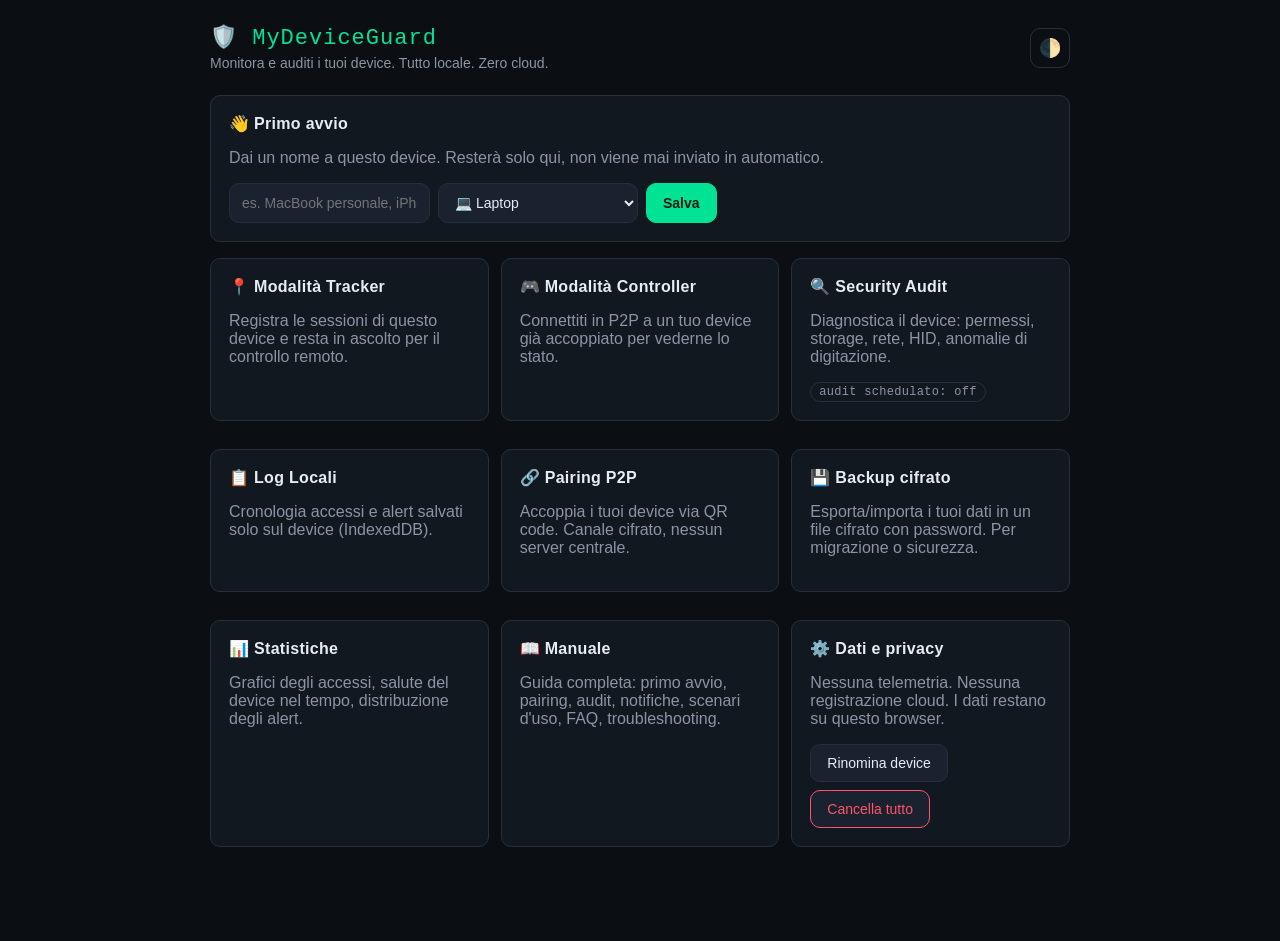
<file: index.html>
<!DOCTYPE html>
<html lang="it" data-theme="dark">
<head>
  <meta charset="UTF-8" />
  <meta name="viewport" content="width=device-width, initial-scale=1, viewport-fit=cover"/>
  <title>MyDeviceGuard</title>
  <meta name="description" content="PWA privacy-first per monitorare e auditare la sicurezza dei propri device."/>
  <meta name="theme-color" content="#0b0f14" />
  <link rel="manifest" href="manifest.json" />
  <link rel="icon" href="icon/mydeviceguard-192.png" />
  <link rel="apple-touch-icon" href="icon/mydeviceguard-192.png" />
  <link rel="stylesheet" href="css/style.css" />
</head>
<body>
  <div class="wrap">
    <div class="header">
      <div>
        <div class="logo">🛡️ MyDeviceGuard</div>
        <div class="sub">Monitora e auditi i tuoi device. Tutto locale. Zero cloud.</div>
      </div>
      <button class="icon-btn" onclick="MDG.toggleTheme()" title="Cambia tema">🌓</button>
    </div>

    <div id="onboarding" class="card" style="display:none">
      <h2>👋 Primo avvio</h2>
      <p class="dim">Dai un nome a questo device. Resterà solo qui, non viene mai inviato in automatico.</p>
      <div style="display:flex; gap:8px; flex-wrap:wrap; margin-top:12px">
        <input id="deviceNameInput" type="text" placeholder="es. MacBook personale, iPhone, PC ufficio…" />
        <select id="deviceKindInput">
          <option value="laptop">💻 Laptop</option>
          <option value="desktop">🖥️ Desktop</option>
          <option value="smartphone">📱 Smartphone</option>
          <option value="tablet">📱 Tablet</option>
          <option value="other">🧩 Altro</option>
        </select>
        <button class="btn primary" id="saveDeviceBtn">Salva</button>
      </div>
    </div>

    <div id="welcome" class="card" style="display:none">
      <h2>Benvenuto, <span id="deviceLabel"></span></h2>
      <p class="dim">Scegli cosa fare.</p>
    </div>

    <div class="grid">
      <a href="tracker.html" class="card" style="text-decoration:none;color:inherit">
        <h2>📍 Modalità Tracker</h2>
        <p class="dim">Registra le sessioni di questo device e resta in ascolto per il controllo remoto.</p>
      </a>
      <a href="controller.html" class="card" style="text-decoration:none;color:inherit">
        <h2>🎮 Modalità Controller</h2>
        <p class="dim">Connettiti in P2P a un tuo device già accoppiato per vederne lo stato.</p>
      </a>
      <a href="security.html" class="card" style="text-decoration:none;color:inherit">
        <h2>🔍 Security Audit</h2>
        <p class="dim">Diagnostica il device: permessi, storage, rete, HID, anomalie di digitazione.</p>
        <div id="homeAuditBadge" class="small" style="margin-top:8px"></div>
      </a>
      <a href="logs.html" class="card" style="text-decoration:none;color:inherit">
        <h2>📋 Log Locali</h2>
        <p class="dim">Cronologia accessi e alert salvati solo sul device (IndexedDB).</p>
      </a>
      <a href="pairing.html" class="card" style="text-decoration:none;color:inherit">
        <h2>🔗 Pairing P2P</h2>
        <p class="dim">Accoppia i tuoi device via QR code. Canale cifrato, nessun server centrale.</p>
      </a>
      <a href="backup.html" class="card" style="text-decoration:none;color:inherit">
        <h2>💾 Backup cifrato</h2>
        <p class="dim">Esporta/importa i tuoi dati in un file cifrato con password. Per migrazione o sicurezza.</p>
      </a>
      <a href="stats.html" class="card" style="text-decoration:none;color:inherit">
        <h2>📊 Statistiche</h2>
        <p class="dim">Grafici degli accessi, salute del device nel tempo, distribuzione degli alert.</p>
      </a>
      <a href="help.html" class="card" style="text-decoration:none;color:inherit">
        <h2>📖 Manuale</h2>
        <p class="dim">Guida completa: primo avvio, pairing, audit, notifiche, scenari d'uso, FAQ, troubleshooting.</p>
      </a>
      <div class="card">
        <h2>⚙️ Dati e privacy</h2>
        <p class="dim">Nessuna telemetria. Nessuna registrazione cloud. I dati restano su questo browser.</p>
        <div class="btn-row">
          <button class="btn" id="renameBtn">Rinomina device</button>
          <button class="btn danger" id="wipeBtn">Cancella tutto</button>
        </div>
      </div>
    </div>
  </div>

  <script src="js/common.js"></script>
  <script src="js/db.js"></script>
  <script src="js/notifications.js"></script>
  <script src="js/security.js"></script>
  <script>
    const deviceId = MDG.getOrCreateDeviceId();
    const nameEl = document.getElementById('deviceNameInput');
    const kindEl = document.getElementById('deviceKindInput');
    const onboarding = document.getElementById('onboarding');
    const welcome = document.getElementById('welcome');
    const deviceLabel = document.getElementById('deviceLabel');

    function refreshState() {
      const name = MDG.getDeviceName();
      if (!name) {
        onboarding.style.display = 'block';
        welcome.style.display = 'none';
        kindEl.value = MDG.guessDeviceKind();
      } else {
        onboarding.style.display = 'none';
        welcome.style.display = 'block';
        deviceLabel.textContent = name + ' (' + MDG.getDeviceKind() + ')';
      }
    }
    refreshState();

    document.getElementById('saveDeviceBtn').onclick = () => {
      const n = nameEl.value.trim();
      if (!n) { MDG.toast('Inserisci un nome.'); return; }
      MDG.setDeviceName(n);
      MDG.setDeviceKind(kindEl.value);
      MDG.db.addEvent({
        type: 'device_registered',
        deviceId, deviceName: n, deviceKind: kindEl.value,
        userAgent: navigator.userAgent
      });
      MDG.toast('✅ Device registrato');
      refreshState();
    };

    document.getElementById('renameBtn').onclick = () => {
      const current = MDG.getDeviceName();
      const v = prompt('Nuovo nome per questo device:', current);
      if (v && v.trim()) {
        MDG.setDeviceName(v.trim());
        MDG.toast('Nome aggiornato');
        refreshState();
      }
    };

    document.getElementById('wipeBtn').onclick = async () => {
      if (!confirm('Cancellare TUTTI i dati locali (eventi, alert, peer, nome device)?')) return;
      await MDG.db.clearEvents();
      await MDG.db.clearAlerts();
      const peers = await MDG.db.getAllPeers();
      for (const p of peers) await MDG.db.deletePeer(p.peerId);
      localStorage.removeItem('mdg.deviceName');
      localStorage.removeItem('mdg.deviceKind');
      localStorage.removeItem('mdg.deviceId');
      MDG.toast('Tutti i dati locali cancellati');
      setTimeout(() => location.reload(), 800);
    };

    // Badge "ultimo audit" sulla card Security
    (function renderAuditBadge() {
      const badgeEl = document.getElementById('homeAuditBadge');
      if (!badgeEl || !MDG.security) return;
      const last = MDG.security.getLastSnapshot();
      const enabled = MDG.security.getAutoEnabled();
      if (!last || !last.ts) {
        badgeEl.innerHTML = enabled
          ? '<span class="badge info">schedulato · primo audit in arrivo</span>'
          : '<span class="badge dim">audit schedulato: off</span>';
        return;
      }
      const ago = MDG.fmtRelative(last.ts);
      const warn = last.warn || 0, danger = last.danger || 0;
      let badge = '<span class="badge ok">pulito</span>';
      if (danger > 0) badge = `<span class="badge danger">${danger} critici</span>`;
      else if (warn > 0) badge = `<span class="badge warn">${warn} avvisi</span>`;
      badgeEl.innerHTML = `Ultimo audit: <span class="dim">${ago}</span> ${badge}`;

      // Suggerimento: se scheduler attivo ma notifiche non concesse, invita ad abilitarle
      if (enabled && MDG.notifications && MDG.notifications.getPermission() === 'default') {
        badgeEl.innerHTML += ' · <a href="security.html" style="color:var(--info)">Abilita notifiche →</a>';
      }
    })();
  </script>
</body>
</html>
</file>
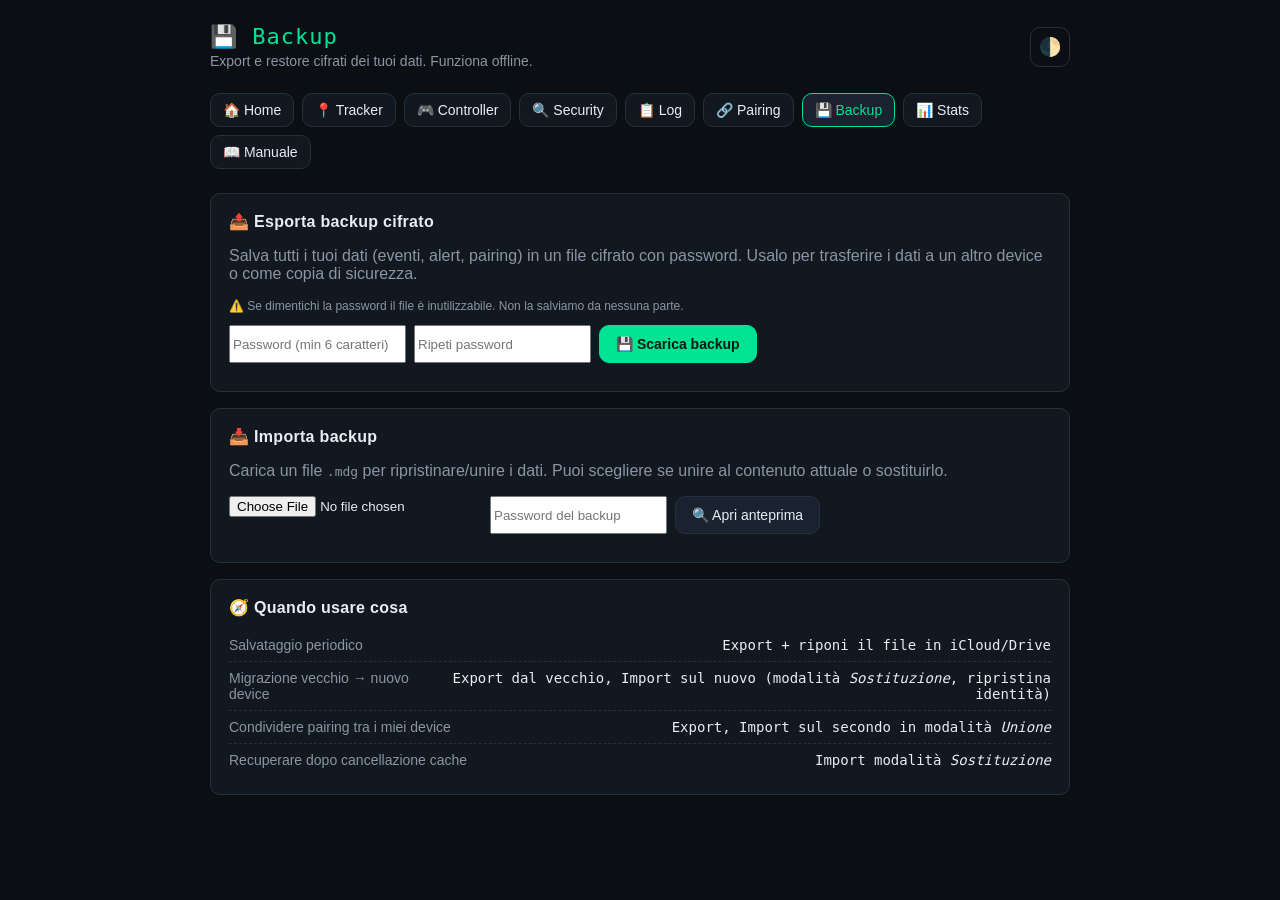
<file: backup.html>
<!DOCTYPE html>
<html lang="it" data-theme="dark">
<head>
  <meta charset="UTF-8" />
  <meta name="viewport" content="width=device-width, initial-scale=1, viewport-fit=cover"/>
  <title>MyDeviceGuard – Backup</title>
  <meta name="theme-color" content="#0b0f14" />
  <link rel="manifest" href="manifest.json" />
  <link rel="icon" href="icon/mydeviceguard-192.png" />
  <link rel="stylesheet" href="css/style.css" />
</head>
<body>
  <div class="wrap">
    <div class="header">
      <div>
        <div class="logo">💾 Backup</div>
        <div class="sub">Export e restore cifrati dei tuoi dati. Funziona offline.</div>
      </div>
      <button class="icon-btn" onclick="MDG.toggleTheme()" title="Cambia tema">🌓</button>
    </div>

    <div class="nav">
      <a href="index.html">🏠 Home</a>
      <a href="tracker.html">📍 Tracker</a>
      <a href="controller.html">🎮 Controller</a>
      <a href="security.html">🔍 Security</a>
      <a href="logs.html">📋 Log</a>
      <a href="pairing.html">🔗 Pairing</a>
      <a href="backup.html" class="active">💾 Backup</a>
      <a href="stats.html">📊 Stats</a>
      <a href="help.html">📖 Manuale</a>
    </div>

    <div class="card">
      <h2>📤 Esporta backup cifrato</h2>
      <p class="dim">Salva tutti i tuoi dati (eventi, alert, pairing) in un file cifrato con password. Usalo per trasferire i dati a un altro device o come copia di sicurezza.</p>
      <p class="small dim">⚠️ Se dimentichi la password il file è inutilizzabile. Non la salviamo da nessuna parte.</p>
      <div style="display:flex;gap:8px;flex-wrap:wrap;margin-top:12px">
        <input id="expPwd" type="password" placeholder="Password (min 6 caratteri)" autocomplete="new-password" />
        <input id="expPwd2" type="password" placeholder="Ripeti password" autocomplete="new-password" />
        <button class="btn primary" id="expBtn">💾 Scarica backup</button>
      </div>
      <div id="expStatus" class="small" style="margin-top:10px"></div>
    </div>

    <div class="card">
      <h2>📥 Importa backup</h2>
      <p class="dim">Carica un file <code>.mdg</code> per ripristinare/unire i dati. Puoi scegliere se unire al contenuto attuale o sostituirlo.</p>

      <div style="display:flex;gap:8px;flex-wrap:wrap;margin-top:12px">
        <input id="impFile" type="file" accept=".mdg,application/json" />
        <input id="impPwd" type="password" placeholder="Password del backup" autocomplete="current-password" />
        <button class="btn" id="impPreviewBtn">🔍 Apri anteprima</button>
      </div>
      <div id="impStatus" class="small" style="margin-top:10px"></div>

      <div id="preview" style="display:none;margin-top:16px">
        <h3>Anteprima backup</h3>
        <div class="kv"><span class="k">Creato il</span><span class="v" id="pvDate">–</span></div>
        <div class="kv"><span class="k">Device di origine</span><span class="v" id="pvDevice">–</span></div>
        <div class="kv"><span class="k">Eventi</span><span class="v" id="pvEvents">–</span></div>
        <div class="kv"><span class="k">Alert</span><span class="v" id="pvAlerts">–</span></div>
        <div class="kv"><span class="k">Device accoppiati</span><span class="v" id="pvPeers">–</span></div>

        <h3 style="margin-top:16px">Modalità di ripristino</h3>
        <div style="display:flex;flex-direction:column;gap:8px;margin-top:8px">
          <label><input type="radio" name="mode" value="merge" checked /> <strong>Unione</strong> – aggiunge i dati del backup a quelli già presenti</label>
          <label><input type="radio" name="mode" value="replace" /> <strong>Sostituzione</strong> – cancella i dati attuali e riscrive con quelli del backup</label>
          <label style="margin-top:8px"><input type="checkbox" id="applyLs" /> Ripristina anche <strong>nome e ID device</strong> dal backup (utile per migrazione completa)</label>
        </div>

        <div class="btn-row">
          <button class="btn primary" id="impApplyBtn">✅ Applica ripristino</button>
          <button class="btn" id="impCancelBtn">Annulla</button>
        </div>
      </div>
    </div>

    <div class="card">
      <h2>🧭 Quando usare cosa</h2>
      <div class="kv"><span class="k">Salvataggio periodico</span><span class="v">Export + riponi il file in iCloud/Drive</span></div>
      <div class="kv"><span class="k">Migrazione vecchio → nuovo device</span><span class="v">Export dal vecchio, Import sul nuovo (modalità <em>Sostituzione</em>, ripristina identità)</span></div>
      <div class="kv"><span class="k">Condividere pairing tra i miei device</span><span class="v">Export, Import sul secondo in modalità <em>Unione</em></span></div>
      <div class="kv"><span class="k">Recuperare dopo cancellazione cache</span><span class="v">Import modalità <em>Sostituzione</em></span></div>
    </div>
  </div>

  <script src="js/common.js"></script>
  <script src="js/db.js"></script>
  <script src="js/backup.js"></script>
  <script>
    // ---------- EXPORT ----------
    const expBtn = document.getElementById('expBtn');
    const expStatus = document.getElementById('expStatus');

    expBtn.onclick = async () => {
      const p1 = document.getElementById('expPwd').value;
      const p2 = document.getElementById('expPwd2').value;
      expStatus.textContent = '';
      if (p1.length < 6) { expStatus.innerHTML = '<span style="color:var(--danger)">Password minimo 6 caratteri</span>'; return; }
      if (p1 !== p2) { expStatus.innerHTML = '<span style="color:var(--danger)">Le password non coincidono</span>'; return; }

      expBtn.disabled = true;
      expStatus.innerHTML = '<span class="dim">Preparazione backup…</span>';
      try {
        const file = await MDG.backup.downloadBackup(p1);
        expStatus.innerHTML = `<span style="color:var(--ok)">✅ Backup scaricato. ${file.counts.events} eventi · ${file.counts.alerts} alert · ${file.counts.peers} peer.</span>`;
        MDG.toast('Backup scaricato');
        document.getElementById('expPwd').value = '';
        document.getElementById('expPwd2').value = '';
      } catch (e) {
        expStatus.innerHTML = '<span style="color:var(--danger)">❌ ' + (e.message || e) + '</span>';
      } finally {
        expBtn.disabled = false;
      }
    };

    // ---------- IMPORT ----------
    const impPreviewBtn = document.getElementById('impPreviewBtn');
    const impApplyBtn = document.getElementById('impApplyBtn');
    const impCancelBtn = document.getElementById('impCancelBtn');
    const impStatus = document.getElementById('impStatus');
    const preview = document.getElementById('preview');
    let decoded = null;

    impPreviewBtn.onclick = async () => {
      const fileInput = document.getElementById('impFile');
      const pwd = document.getElementById('impPwd').value;
      impStatus.textContent = '';
      preview.style.display = 'none';
      decoded = null;

      if (!fileInput.files.length) {
        impStatus.innerHTML = '<span style="color:var(--danger)">Scegli un file .mdg</span>';
        return;
      }
      if (!pwd) {
        impStatus.innerHTML = '<span style="color:var(--danger)">Inserisci la password del backup</span>';
        return;
      }

      impPreviewBtn.disabled = true;
      impStatus.innerHTML = '<span class="dim">Lettura e decifratura…</span>';
      try {
        const text = await fileInput.files[0].text();
        const fileObj = await MDG.backup.parseFile(text);
        decoded = await MDG.backup.decryptFile(fileObj, pwd);

        document.getElementById('pvDate').textContent = MDG.fmtDate(decoded.exportedAt);
        document.getElementById('pvDevice').textContent = (decoded.deviceName || '—') + ' (' + (decoded.deviceKind || 'device') + ')';
        document.getElementById('pvEvents').textContent = (decoded.events || []).length;
        document.getElementById('pvAlerts').textContent = (decoded.alerts || []).length;
        document.getElementById('pvPeers').textContent = (decoded.peers || []).length;
        preview.style.display = 'block';
        impStatus.innerHTML = '<span style="color:var(--ok)">✅ Backup valido. Rivedi e applica.</span>';
      } catch (e) {
        impStatus.innerHTML = '<span style="color:var(--danger)">❌ ' + (e.message || e) + '</span>';
      } finally {
        impPreviewBtn.disabled = false;
      }
    };

    impApplyBtn.onclick = async () => {
      if (!decoded) return;
      const mode = document.querySelector('input[name="mode"]:checked').value;
      const applyLs = document.getElementById('applyLs').checked;

      const warn = mode === 'replace'
        ? 'Sostituzione: verranno cancellati eventi e alert attuali. Confermi?'
        : 'Unione dei dati dal backup. Confermi?';
      if (!confirm(warn)) return;

      impApplyBtn.disabled = true;
      impStatus.innerHTML = '<span class="dim">Ripristino in corso…</span>';
      try {
        const res = await MDG.backup.applyRestore(decoded, { mode, applyLocalStorage: applyLs });
        impStatus.innerHTML = `<span style="color:var(--ok)">✅ Ripristino completo. ${res.events} eventi · ${res.alerts} alert · ${res.peers} peer importati.</span>`;
        MDG.toast('Ripristino completo');
        // Se abbiamo cambiato l'identità, serve ricaricare per usare il nuovo deviceId
        if (applyLs) setTimeout(() => location.reload(), 1500);
      } catch (e) {
        impStatus.innerHTML = '<span style="color:var(--danger)">❌ ' + (e.message || e) + '</span>';
      } finally {
        impApplyBtn.disabled = false;
      }
    };

    impCancelBtn.onclick = () => {
      decoded = null;
      preview.style.display = 'none';
      document.getElementById('impFile').value = '';
      document.getElementById('impPwd').value = '';
      impStatus.textContent = '';
    };
  </script>
</body>
</html>
</file>
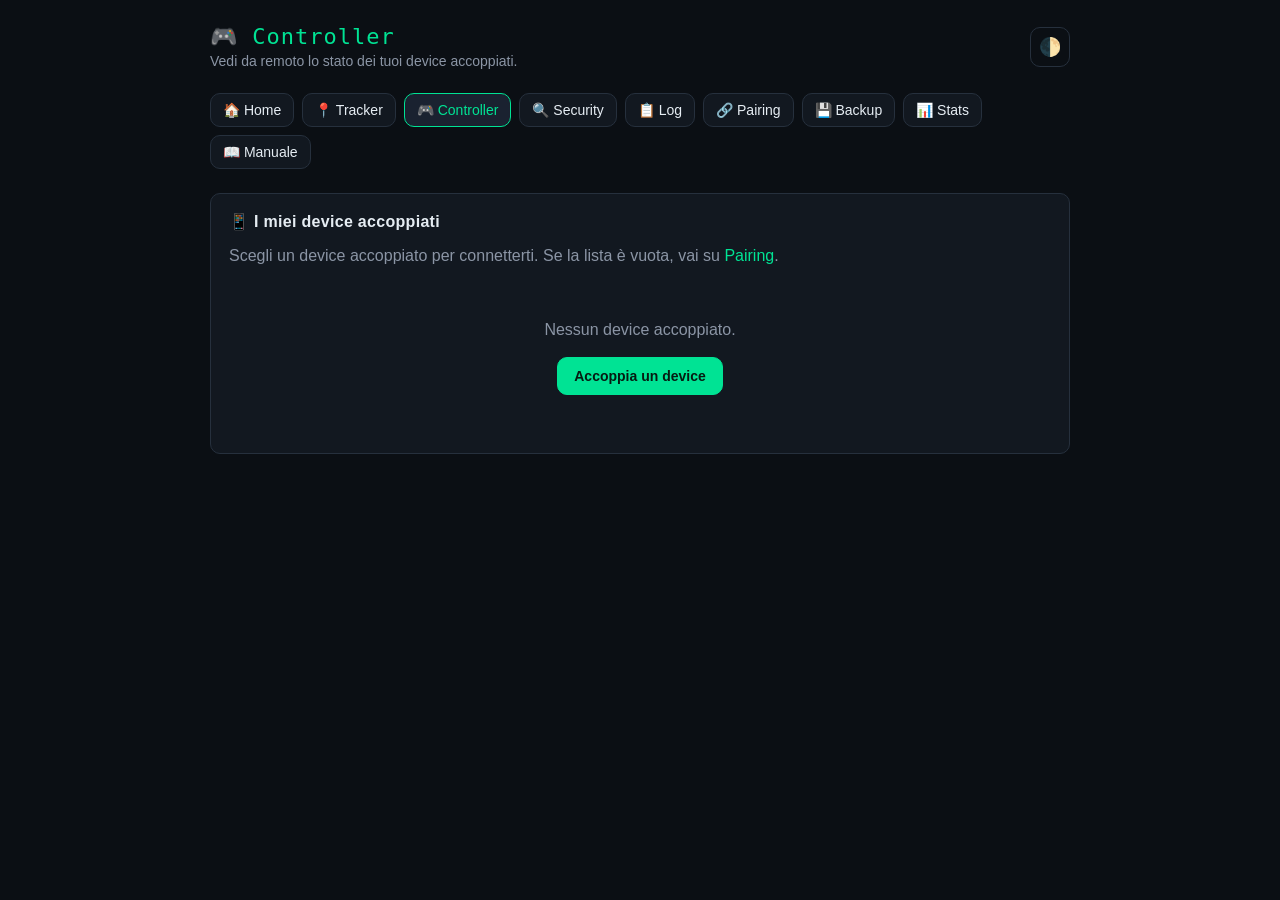
<file: controller.html>
<!DOCTYPE html>
<html lang="it" data-theme="dark">
<head>
  <meta charset="UTF-8" />
  <meta name="viewport" content="width=device-width, initial-scale=1, viewport-fit=cover"/>
  <title>MyDeviceGuard – Controller</title>
  <meta name="theme-color" content="#0b0f14" />
  <link rel="manifest" href="manifest.json" />
  <link rel="icon" href="icon/mydeviceguard-192.png" />
  <link rel="stylesheet" href="css/style.css" />
</head>
<body>
  <div class="wrap">
    <div class="header">
      <div>
        <div class="logo">🎮 Controller</div>
        <div class="sub">Vedi da remoto lo stato dei tuoi device accoppiati.</div>
      </div>
      <button class="icon-btn" onclick="MDG.toggleTheme()" title="Cambia tema">🌓</button>
    </div>

    <div class="nav">
      <a href="index.html">🏠 Home</a>
      <a href="tracker.html">📍 Tracker</a>
      <a href="controller.html" class="active">🎮 Controller</a>
      <a href="security.html">🔍 Security</a>
      <a href="logs.html">📋 Log</a>
      <a href="pairing.html">🔗 Pairing</a>
      <a href="backup.html">💾 Backup</a>
      <a href="stats.html">📊 Stats</a>
      <a href="help.html">📖 Manuale</a>
    </div>

    <div class="card">
      <h2>📱 I miei device accoppiati</h2>
      <p class="dim">Scegli un device accoppiato per connetterti. Se la lista è vuota, vai su <a href="pairing.html">Pairing</a>.</p>
      <div id="peerList" style="margin-top:12px"></div>
    </div>

    <div class="card" id="connPanel" style="display:none">
      <h2><span id="connDot" class="status-dot"></span><span id="connTitle">Connessione</span></h2>
      <div class="kv"><span class="k">Peer ID</span><span class="v mono small" id="connPeer">–</span></div>
      <div class="kv"><span class="k">Stato</span><span class="v" id="connState">–</span></div>
      <div class="btn-row">
        <button class="btn primary" id="btnStatus">📊 Stato device</button>
        <button class="btn" id="btnLogs">📋 Scarica log</button>
        <button class="btn" id="btnAudit">🔍 Esegui audit</button>
        <button class="btn danger" id="btnDisconnect">Disconnetti</button>
      </div>
    </div>

    <div class="card" id="resultCard" style="display:none">
      <h2>📨 Risposta <span id="resultMeta" class="small dim" style="margin-left:8px"></span></h2>
      <div class="btn-row" style="margin-bottom:10px">
        <button class="btn primary" id="btnSaveFile">💾 Salva come file</button>
        <button class="btn" id="btnCopyJson">📋 Copia JSON</button>
        <button class="btn" id="btnClearResult">✕ Chiudi</button>
      </div>
      <pre id="resultBody" class="mono small" style="white-space:pre-wrap;word-break:break-word;background:var(--panel-2);padding:12px;border-radius:8px;max-height:400px;overflow:auto"></pre>
    </div>
  </div>

  <script src="js/common.js"></script>
  <script src="js/db.js"></script>
  <script src="js/peer.js"></script>
  <script>
    const deviceId = MDG.getOrCreateDeviceId();
    let currentConn = null;

    async function renderPeers() {
      const peers = await MDG.db.getAllPeers();
      const el = document.getElementById('peerList');
      if (!peers.length) {
        el.innerHTML = '<div class="empty">Nessun device accoppiato.<br><br><a class="btn primary" href="pairing.html">Accoppia un device</a></div>';
        return;
      }
      el.innerHTML = peers.map(p => `
        <div class="card" style="background:var(--panel-2);margin-bottom:10px">
          <div style="display:flex;justify-content:space-between;align-items:center;gap:10px;flex-wrap:wrap">
            <div>
              <strong>${escapeHtml(p.name || 'Device senza nome')}</strong>
              <span class="badge dim">${escapeHtml(p.kind || 'device')}</span>
              <div class="small dim mono" style="margin-top:4px">${escapeHtml(p.peerId)}</div>
            </div>
            <div class="btn-row" style="margin:0">
              <button class="btn primary" data-connect="${escapeHtml(p.peerId)}">Connetti</button>
              <button class="btn danger" data-remove="${escapeHtml(p.peerId)}">Rimuovi</button>
            </div>
          </div>
        </div>
      `).join('');

      el.querySelectorAll('[data-connect]').forEach(b => b.onclick = () => connectTo(b.dataset.connect));
      el.querySelectorAll('[data-remove]').forEach(b => b.onclick = async () => {
        if (!confirm('Rimuovere questo pairing?')) return;
        await MDG.db.deletePeer(b.dataset.remove);
        renderPeers();
      });
    }

    function escapeHtml(s) {
      return String(s || '').replace(/[&<>"']/g, c => ({'&':'&amp;','<':'&lt;','>':'&gt;','"':'&quot;',"'":'&#39;'}[c]));
    }

    async function connectTo(peerId) {
      const peers = await MDG.db.getAllPeers();
      const p = peers.find(x => x.peerId === peerId);
      if (!p) return;

      const panel = document.getElementById('connPanel');
      const dot = document.getElementById('connDot');
      const state = document.getElementById('connState');
      panel.style.display = 'block';
      document.getElementById('connTitle').textContent = p.name || 'Device';
      document.getElementById('connPeer').textContent = peerId;
      dot.className = 'status-dot warn';
      state.innerHTML = '<span class="badge warn">connessione…</span>';

      try {
        currentConn = await MDG.peer.connectAsController({
          peerId,
          keyB64: p.key,
          onOpen: () => {
            dot.className = 'status-dot ok';
            state.innerHTML = '<span class="badge ok">connesso</span>';
            MDG.toast('Connesso a ' + (p.name || peerId));
          },
          onMessage: msg => showResult(msg),
          onClose: () => {
            dot.className = 'status-dot danger';
            state.innerHTML = '<span class="badge danger">chiuso</span>';
            currentConn = null;
          },
          onError: e => {
            state.innerHTML = '<span class="badge danger">errore: ' + (e.message || e) + '</span>';
          }
        });
      } catch (e) {
        state.innerHTML = '<span class="badge danger">impossibile connettersi</span>';
        MDG.toast('Errore: ' + (e.message || e));
      }
    }

    let lastResult = null;

    function showResult(obj) {
      lastResult = obj;
      document.getElementById('resultCard').style.display = 'block';
      document.getElementById('resultBody').textContent = JSON.stringify(obj, null, 2);
      const meta = document.getElementById('resultMeta');
      const type = obj && obj.type ? obj.type : 'dati';
      let extra = '';
      if (obj && obj.events) extra = ` · ${obj.events.length} eventi, ${(obj.alerts||[]).length} alert`;
      if (obj && obj.results) extra = ` · ${obj.results.length} check`;
      meta.textContent = '(' + type + extra + ')';
      MDG.toast('Risposta ricevuta');
    }

    function downloadJson(obj, prefix) {
      const ts = new Date().toISOString().replace(/[:.]/g, '-').slice(0, 19);
      const name = `mydeviceguard-${prefix}-${ts}.json`;
      const blob = new Blob([JSON.stringify(obj, null, 2)], { type: 'application/json' });
      const url = URL.createObjectURL(blob);
      const a = document.createElement('a');
      a.href = url;
      a.download = name;
      document.body.appendChild(a);
      a.click();
      document.body.removeChild(a);
      URL.revokeObjectURL(url);
      MDG.toast('📥 File salvato: ' + name);
    }

    document.getElementById('btnStatus').onclick = () => currentConn && currentConn.send({ cmd: 'get_status' });
    document.getElementById('btnLogs').onclick = () => currentConn && currentConn.send({ cmd: 'get_logs' });
    document.getElementById('btnAudit').onclick = () => currentConn && currentConn.send({ cmd: 'run_audit' });
    document.getElementById('btnDisconnect').onclick = () => {
      if (currentConn) { currentConn.close(); currentConn = null; }
      document.getElementById('connPanel').style.display = 'none';
      document.getElementById('resultCard').style.display = 'none';
    };

    document.getElementById('btnSaveFile').onclick = () => {
      if (!lastResult) { MDG.toast('Nessun dato da salvare'); return; }
      const prefix = lastResult.type || 'response';
      downloadJson(lastResult, prefix);
    };
    document.getElementById('btnCopyJson').onclick = () => {
      if (!lastResult) return;
      const text = JSON.stringify(lastResult, null, 2);
      navigator.clipboard.writeText(text).then(() => MDG.toast('JSON copiato')).catch(() => {
        const ta = document.createElement('textarea');
        ta.value = text; document.body.appendChild(ta); ta.select();
        try { document.execCommand('copy'); MDG.toast('JSON copiato'); } catch (_) {}
        document.body.removeChild(ta);
      });
    };
    document.getElementById('btnClearResult').onclick = () => {
      document.getElementById('resultCard').style.display = 'none';
      lastResult = null;
    };

    renderPeers();
  </script>
</body>
</html>
</file>
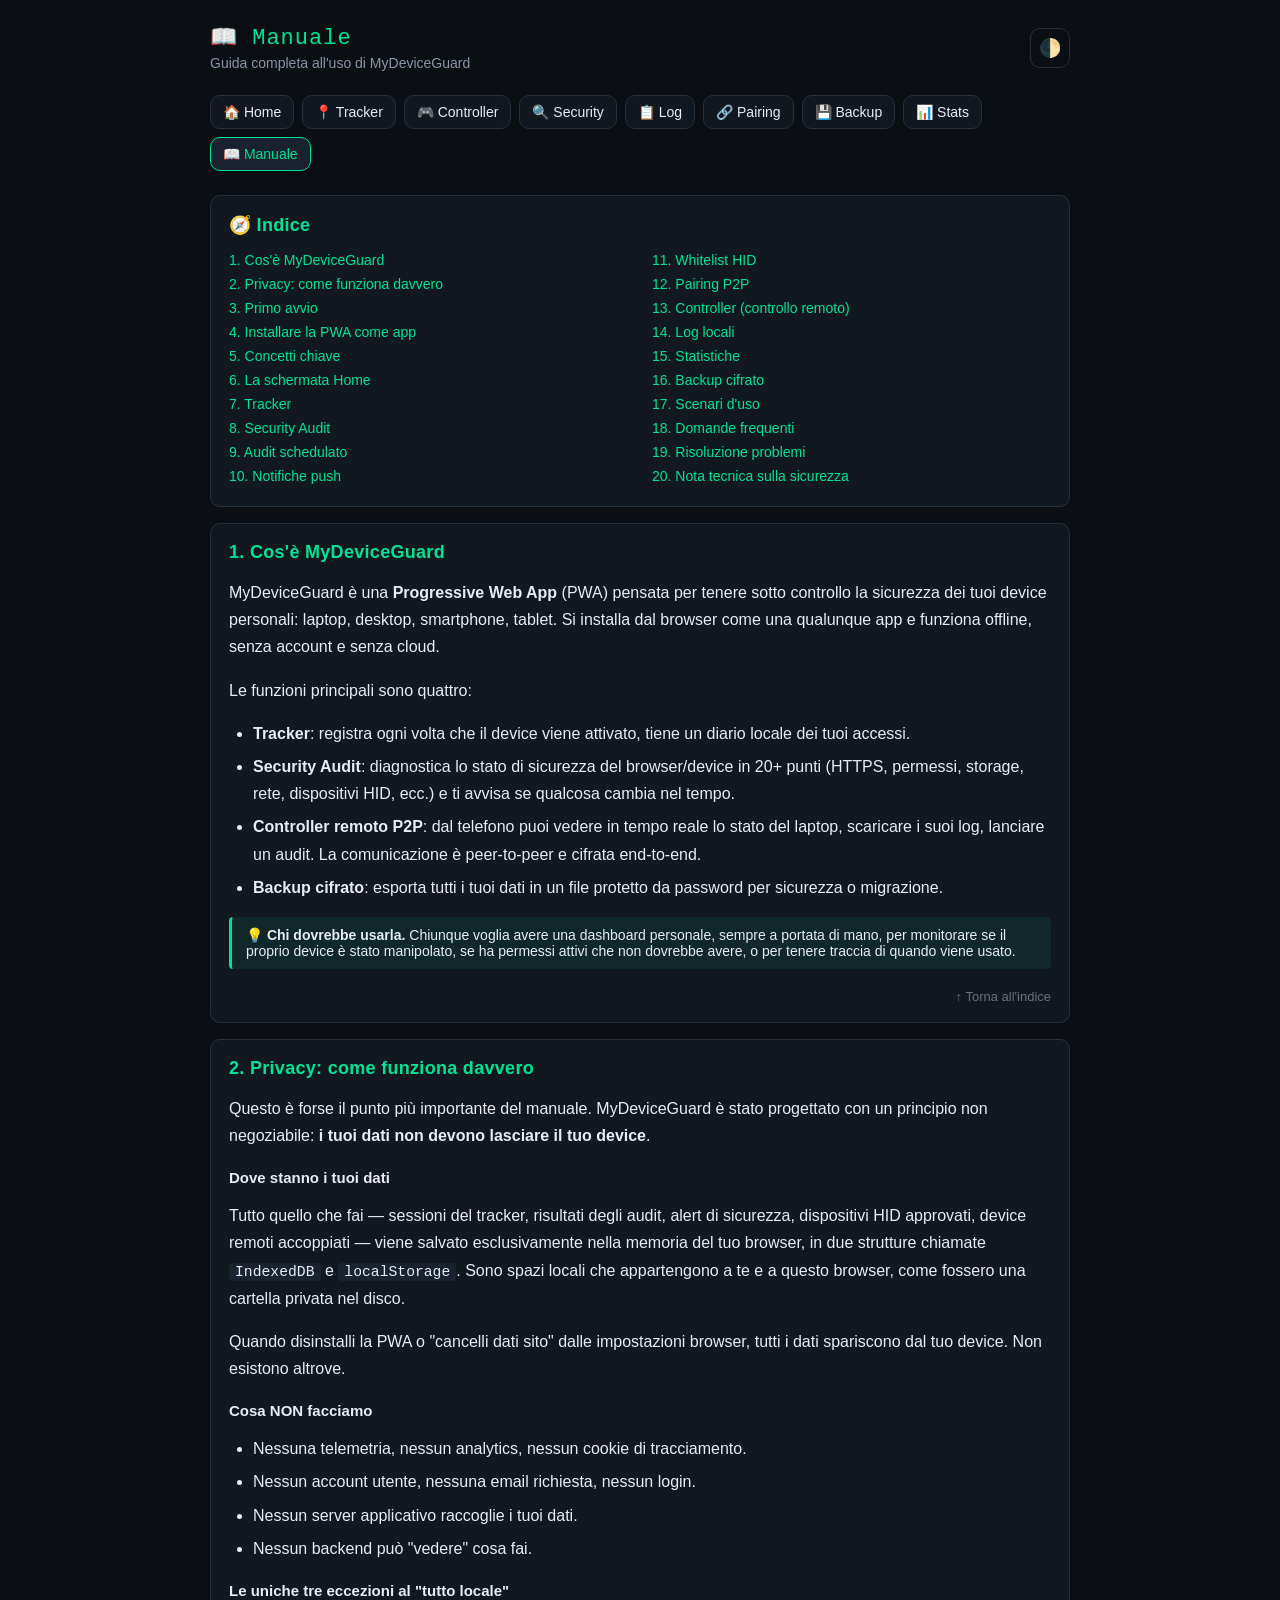
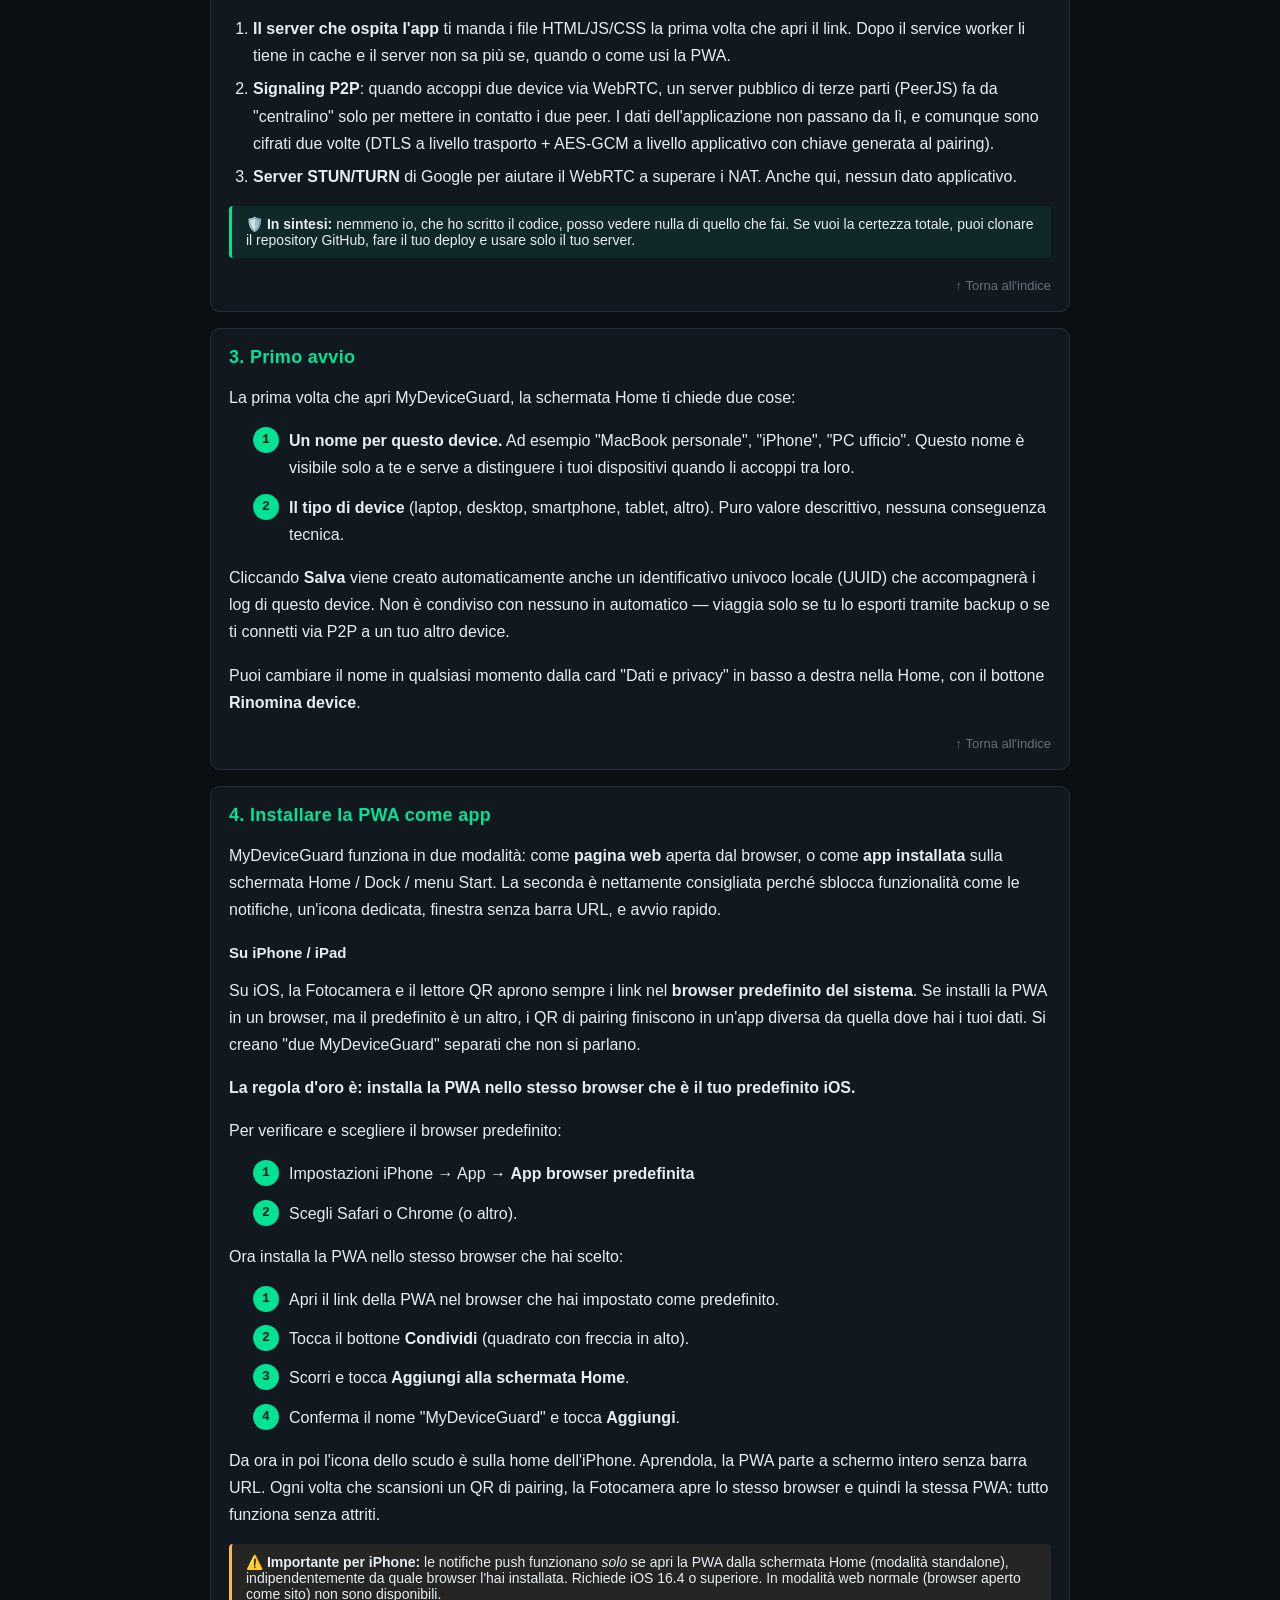
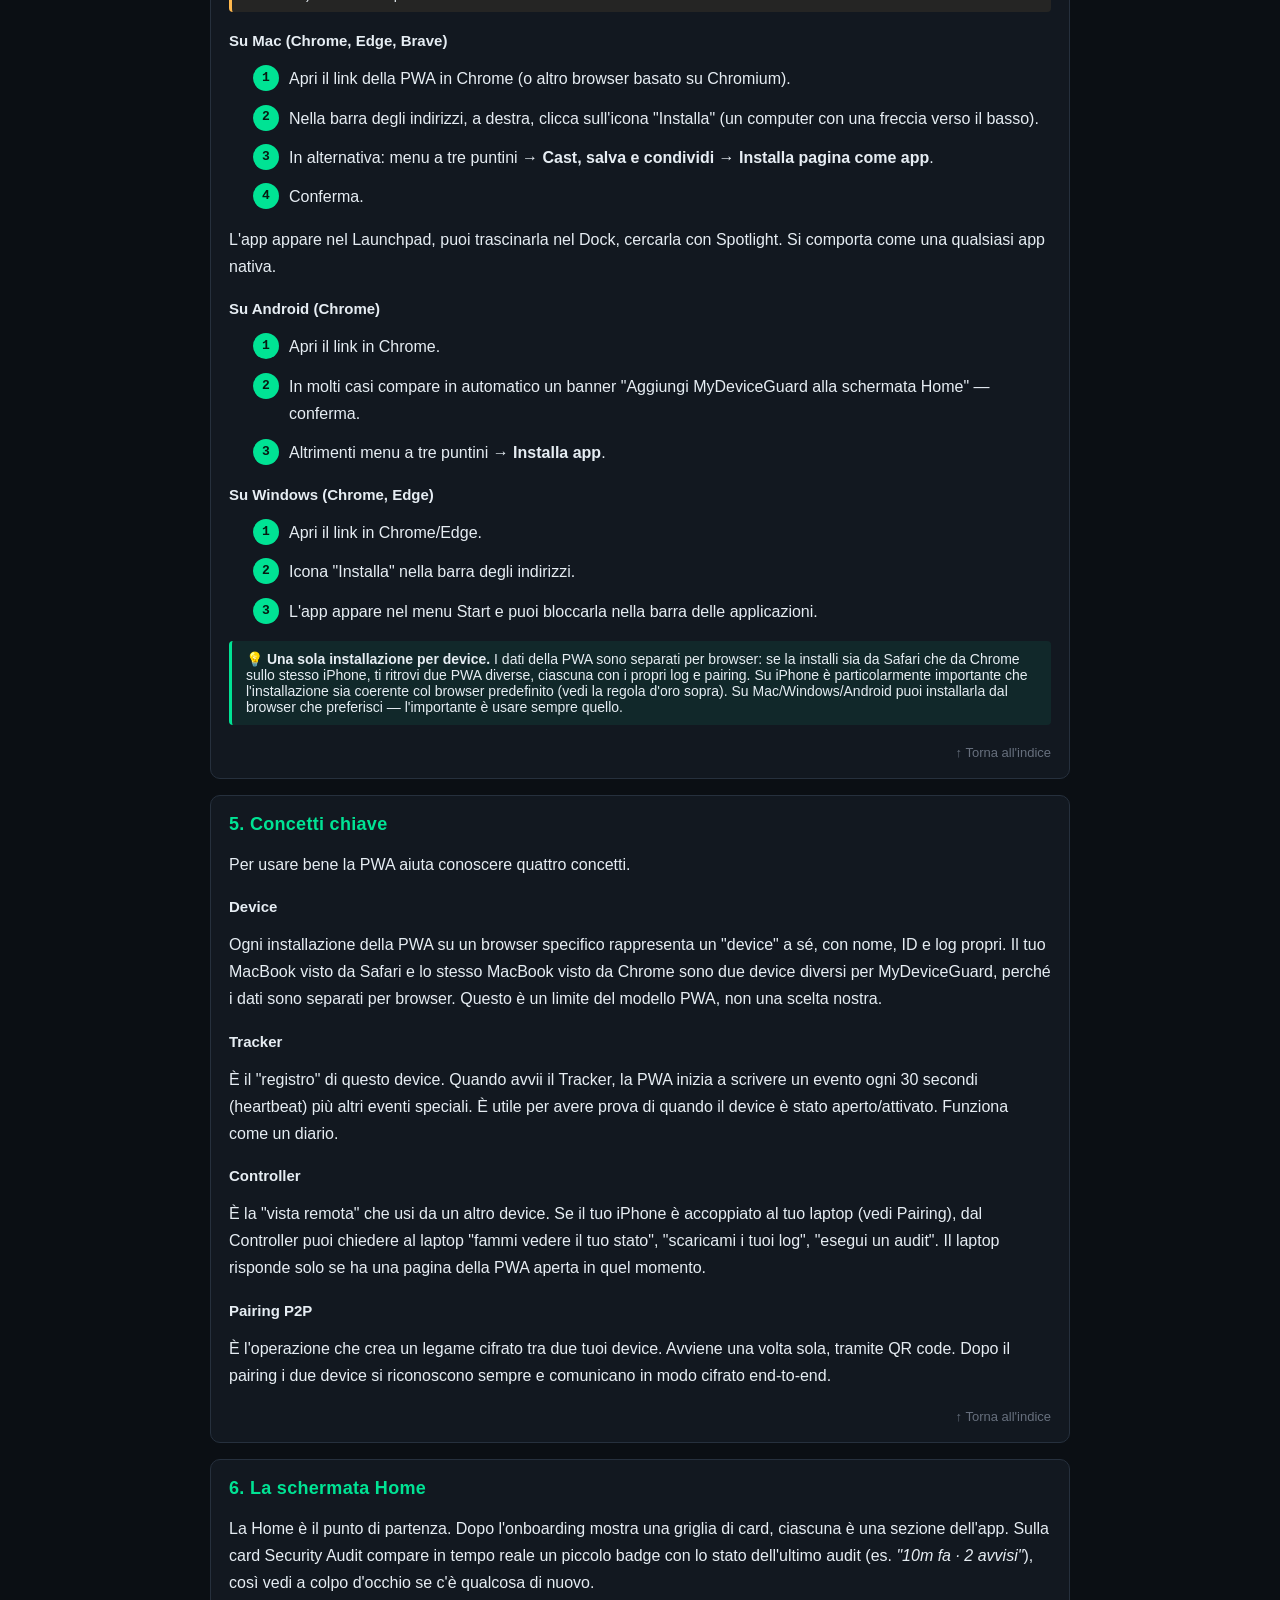
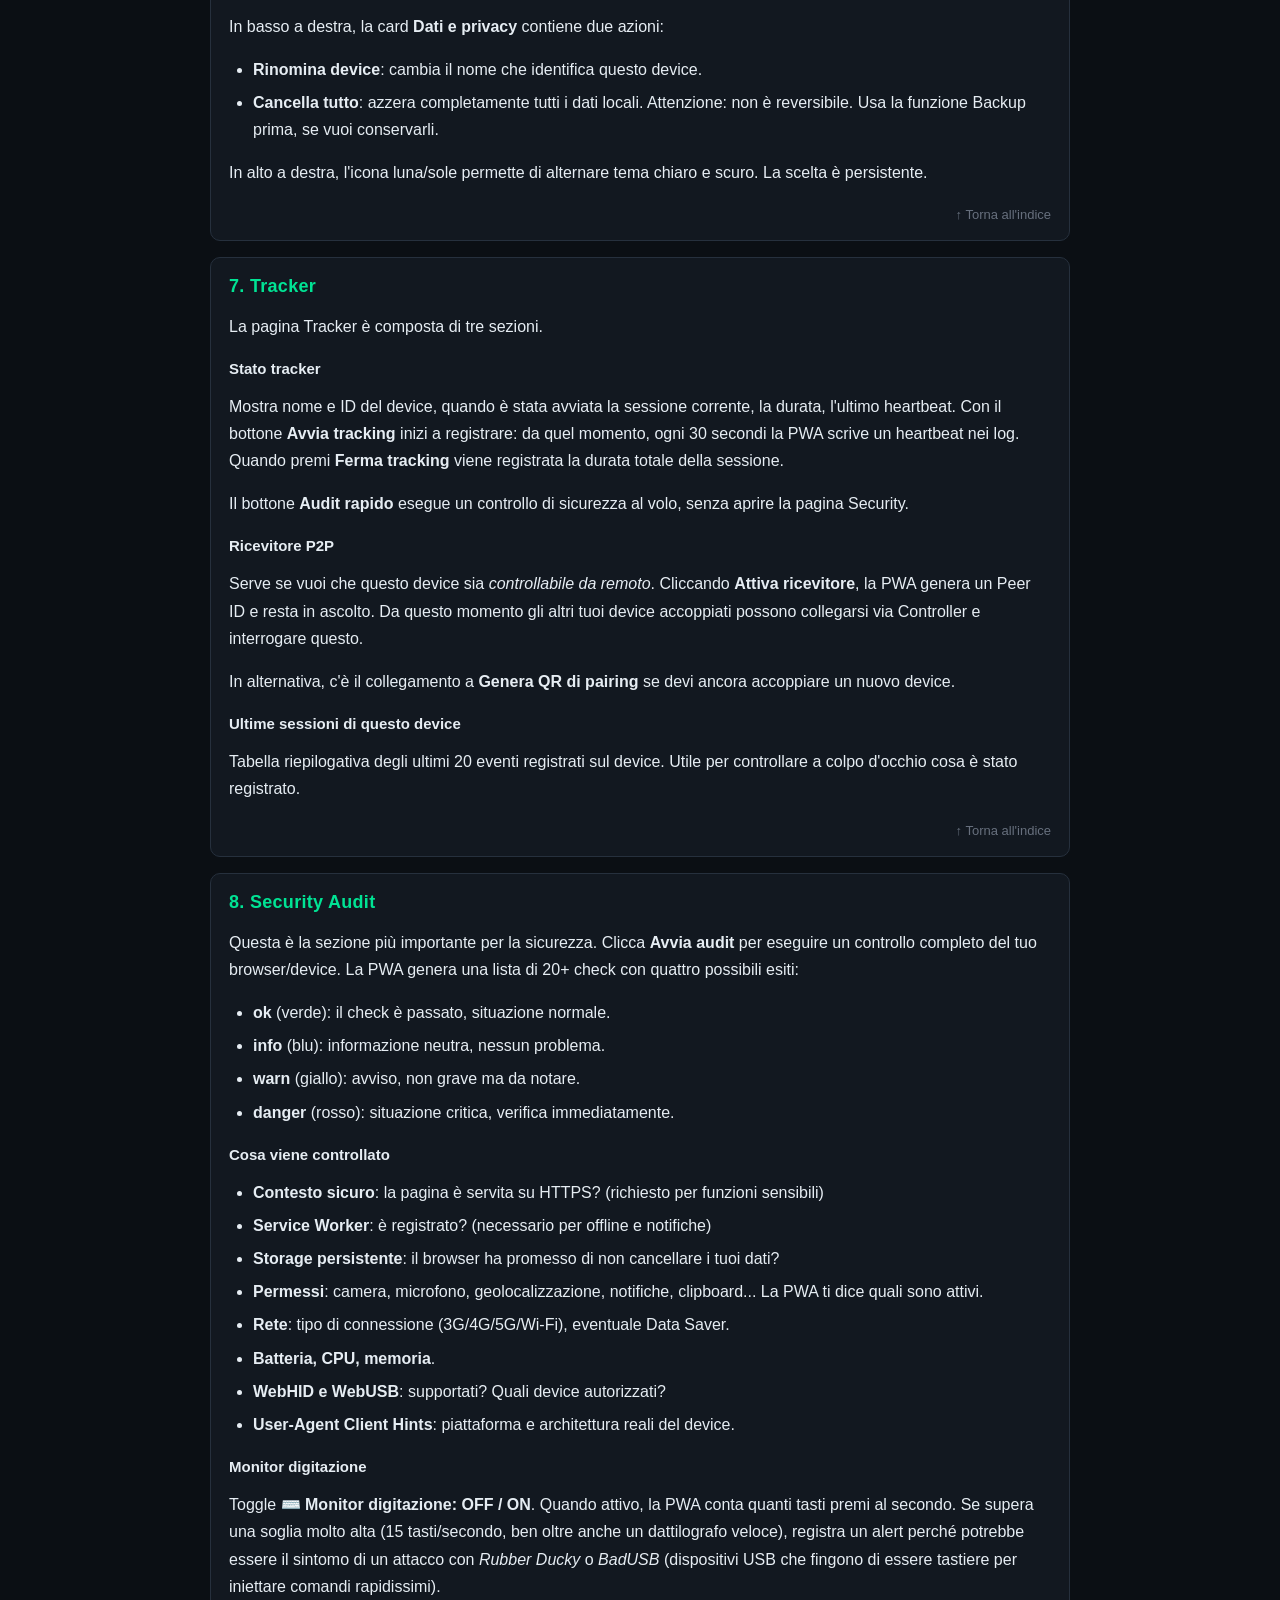
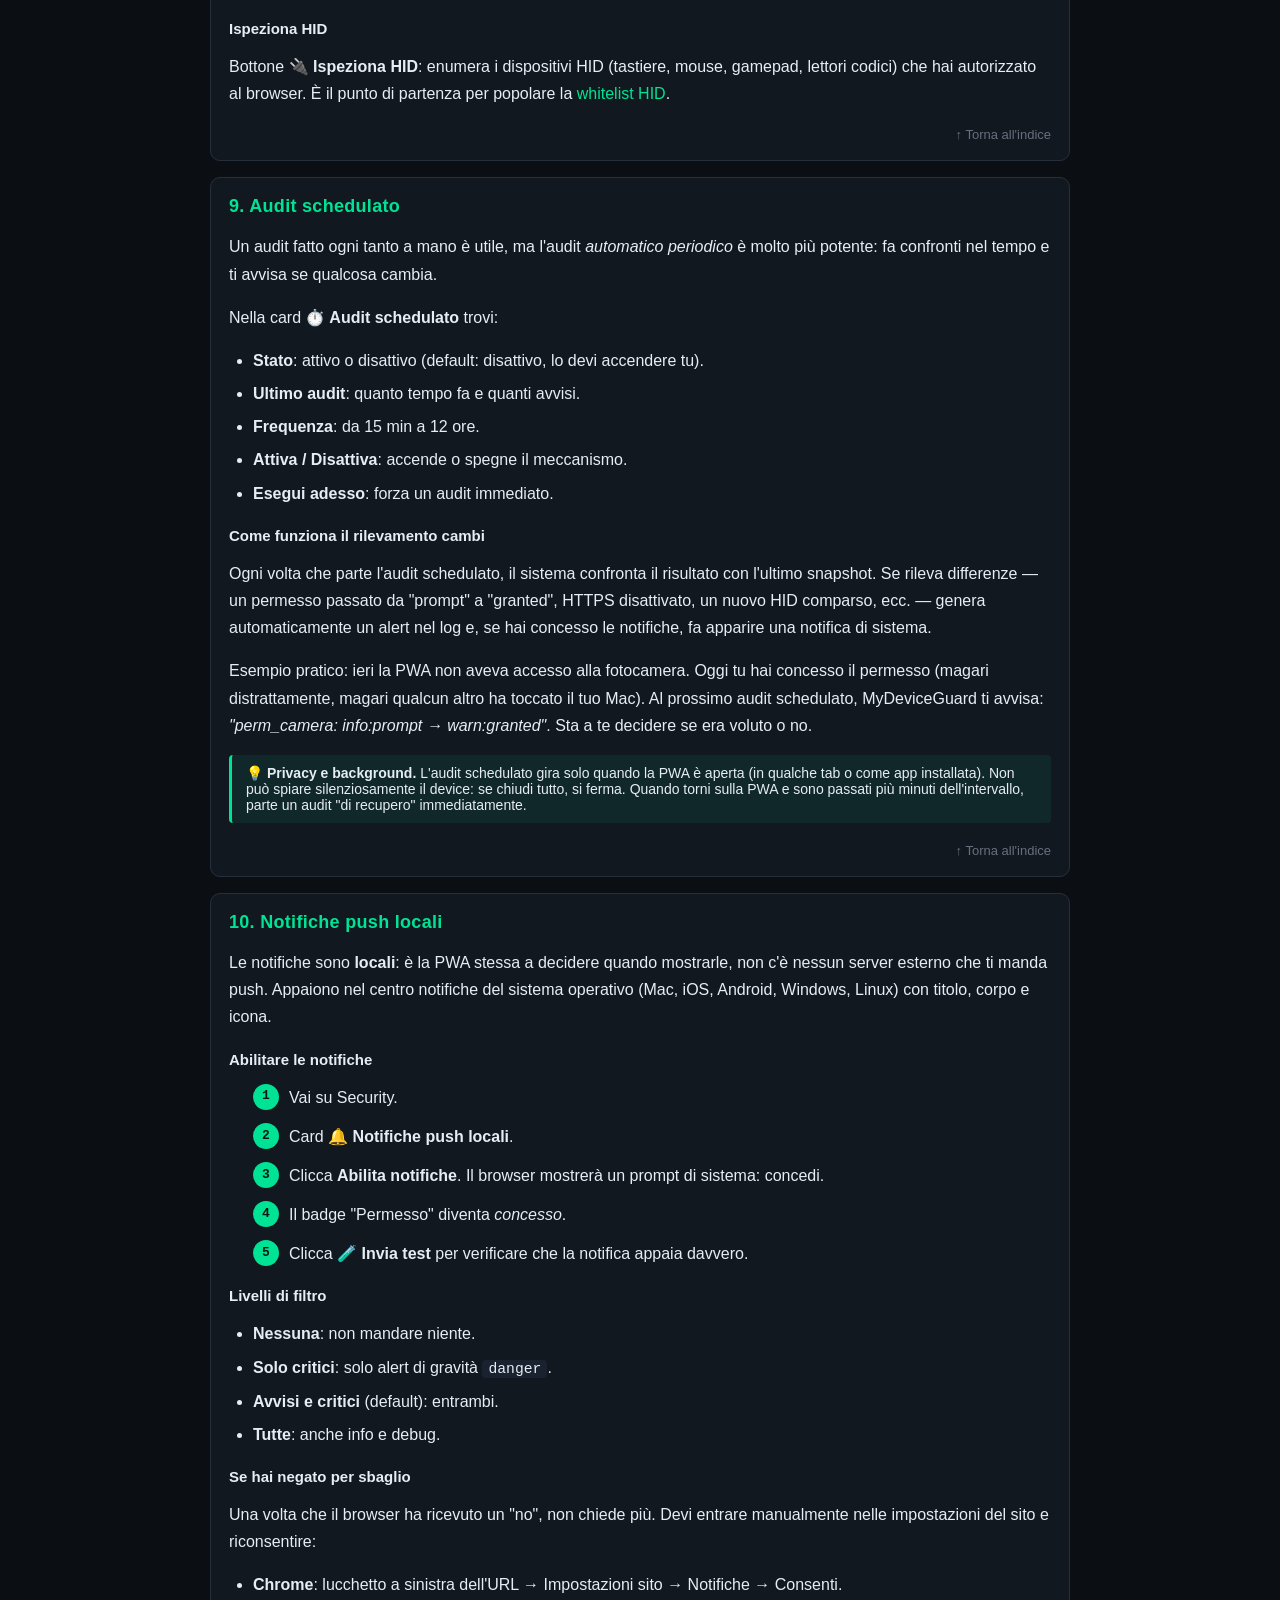
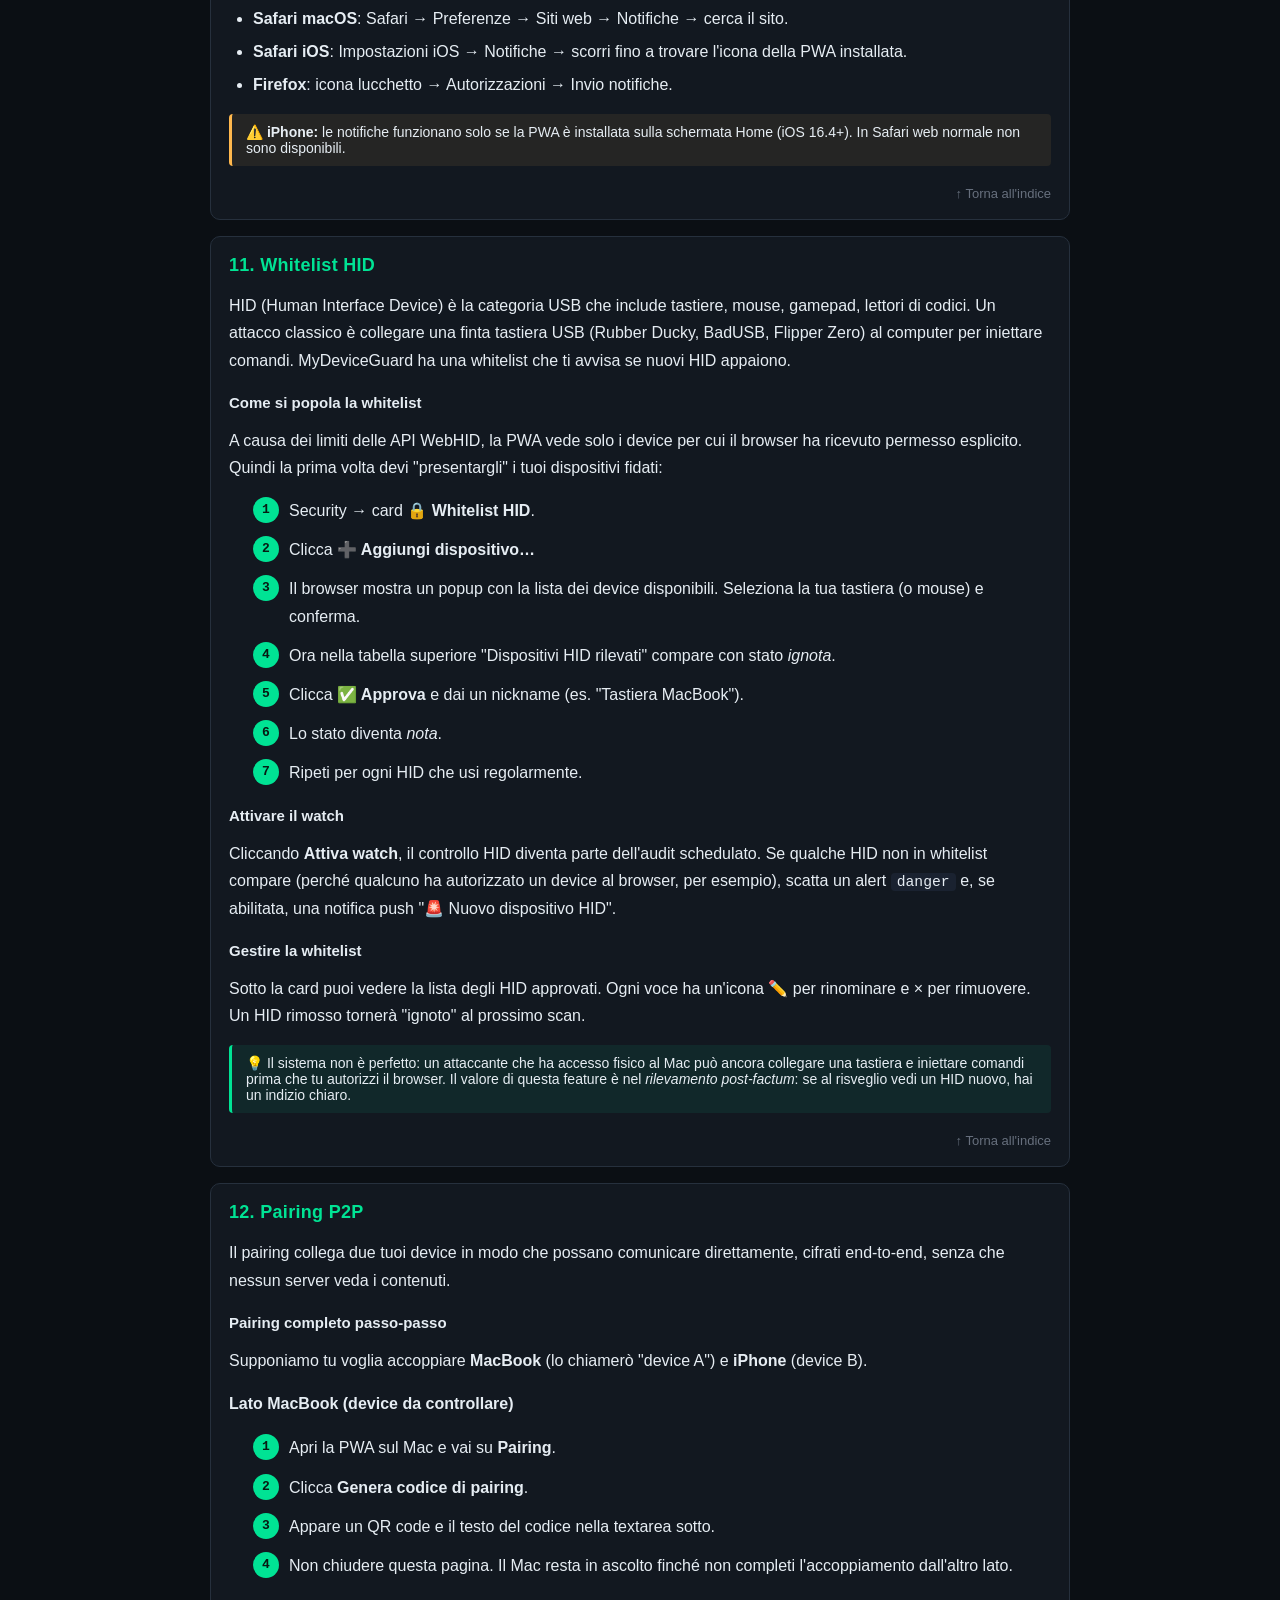
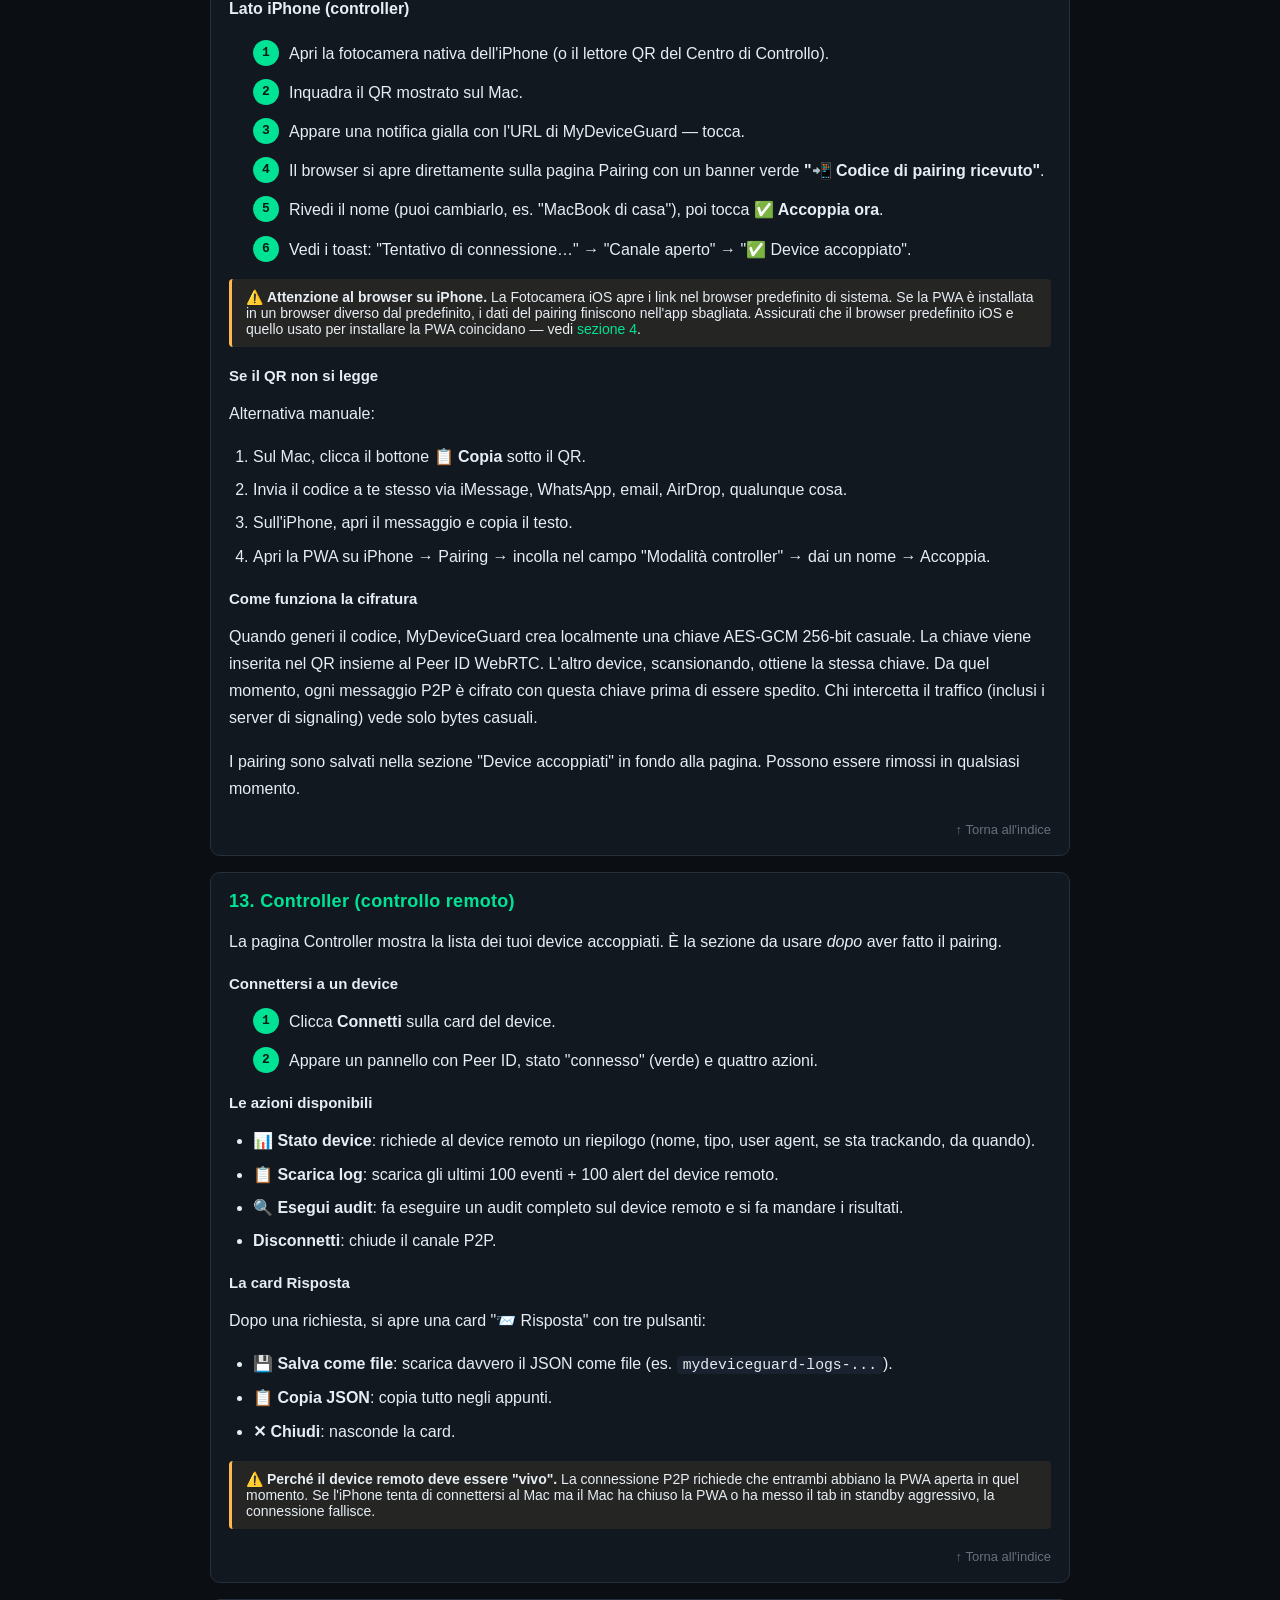
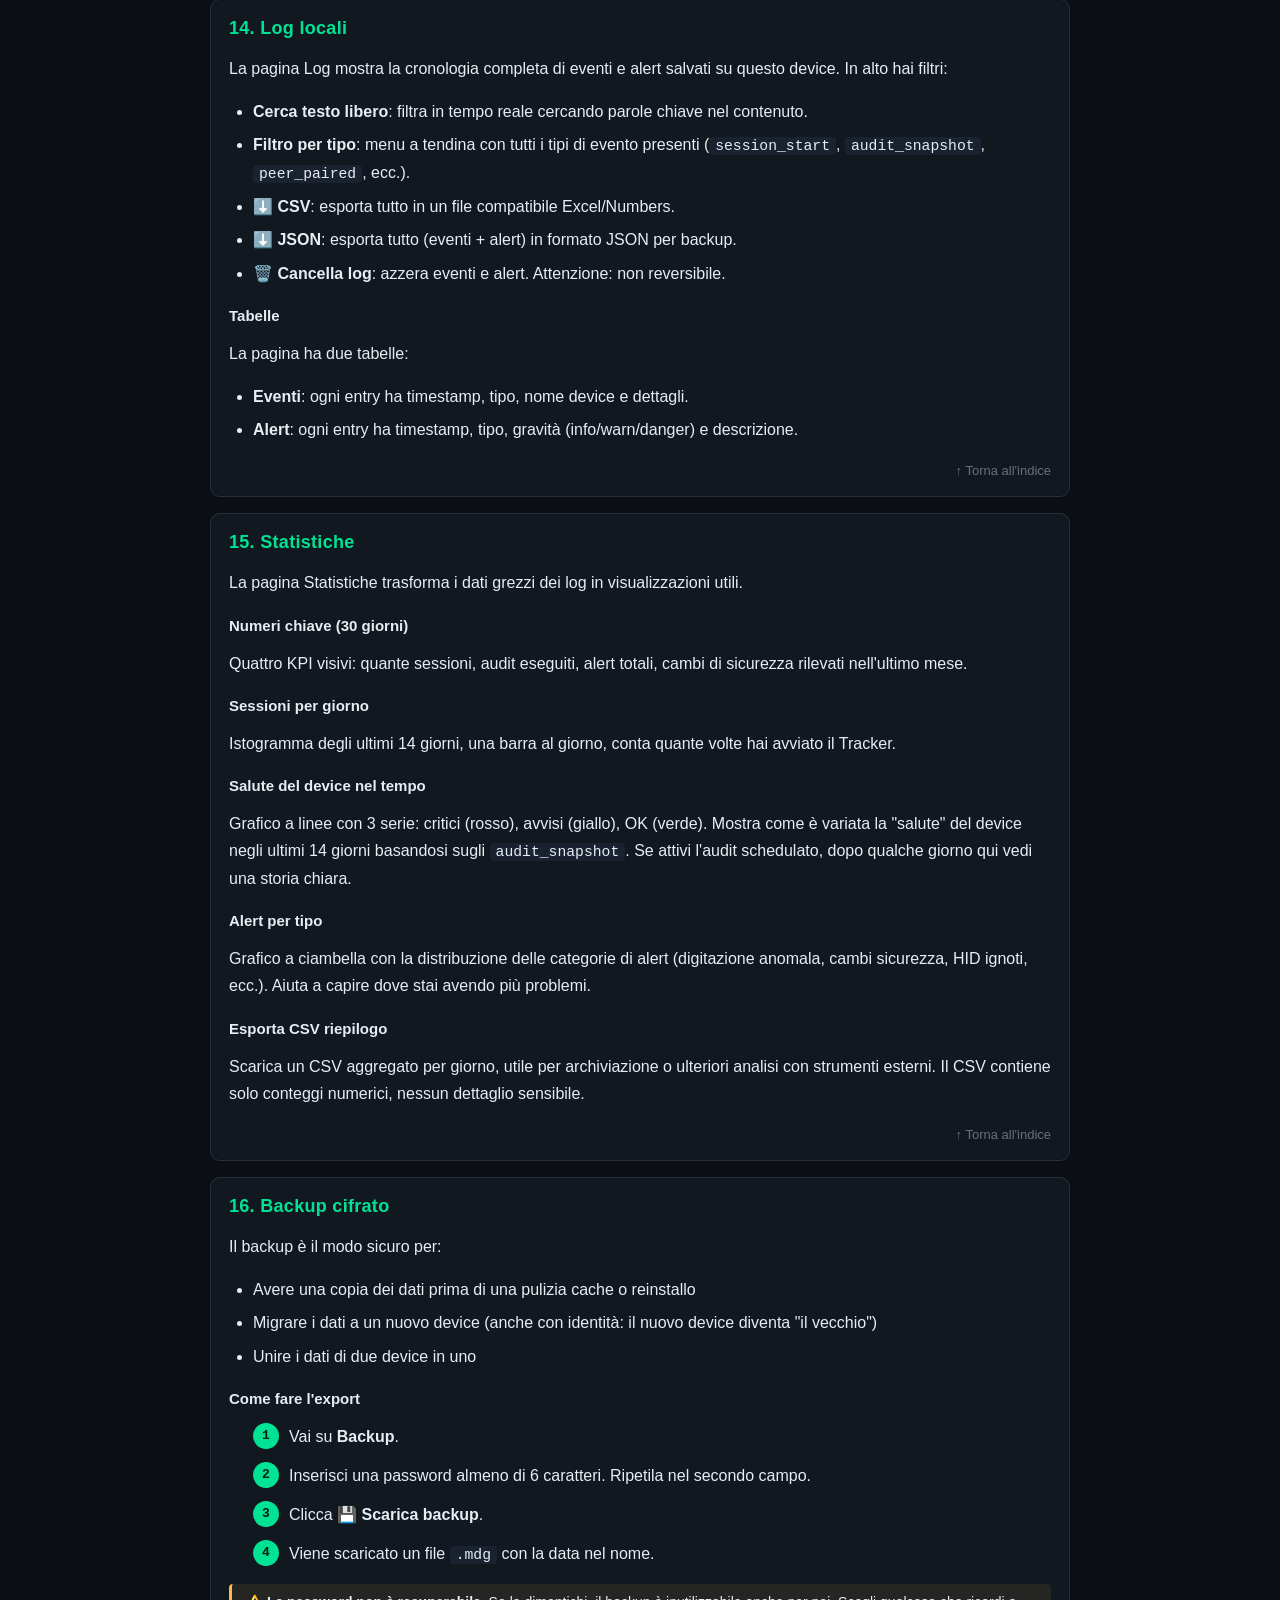
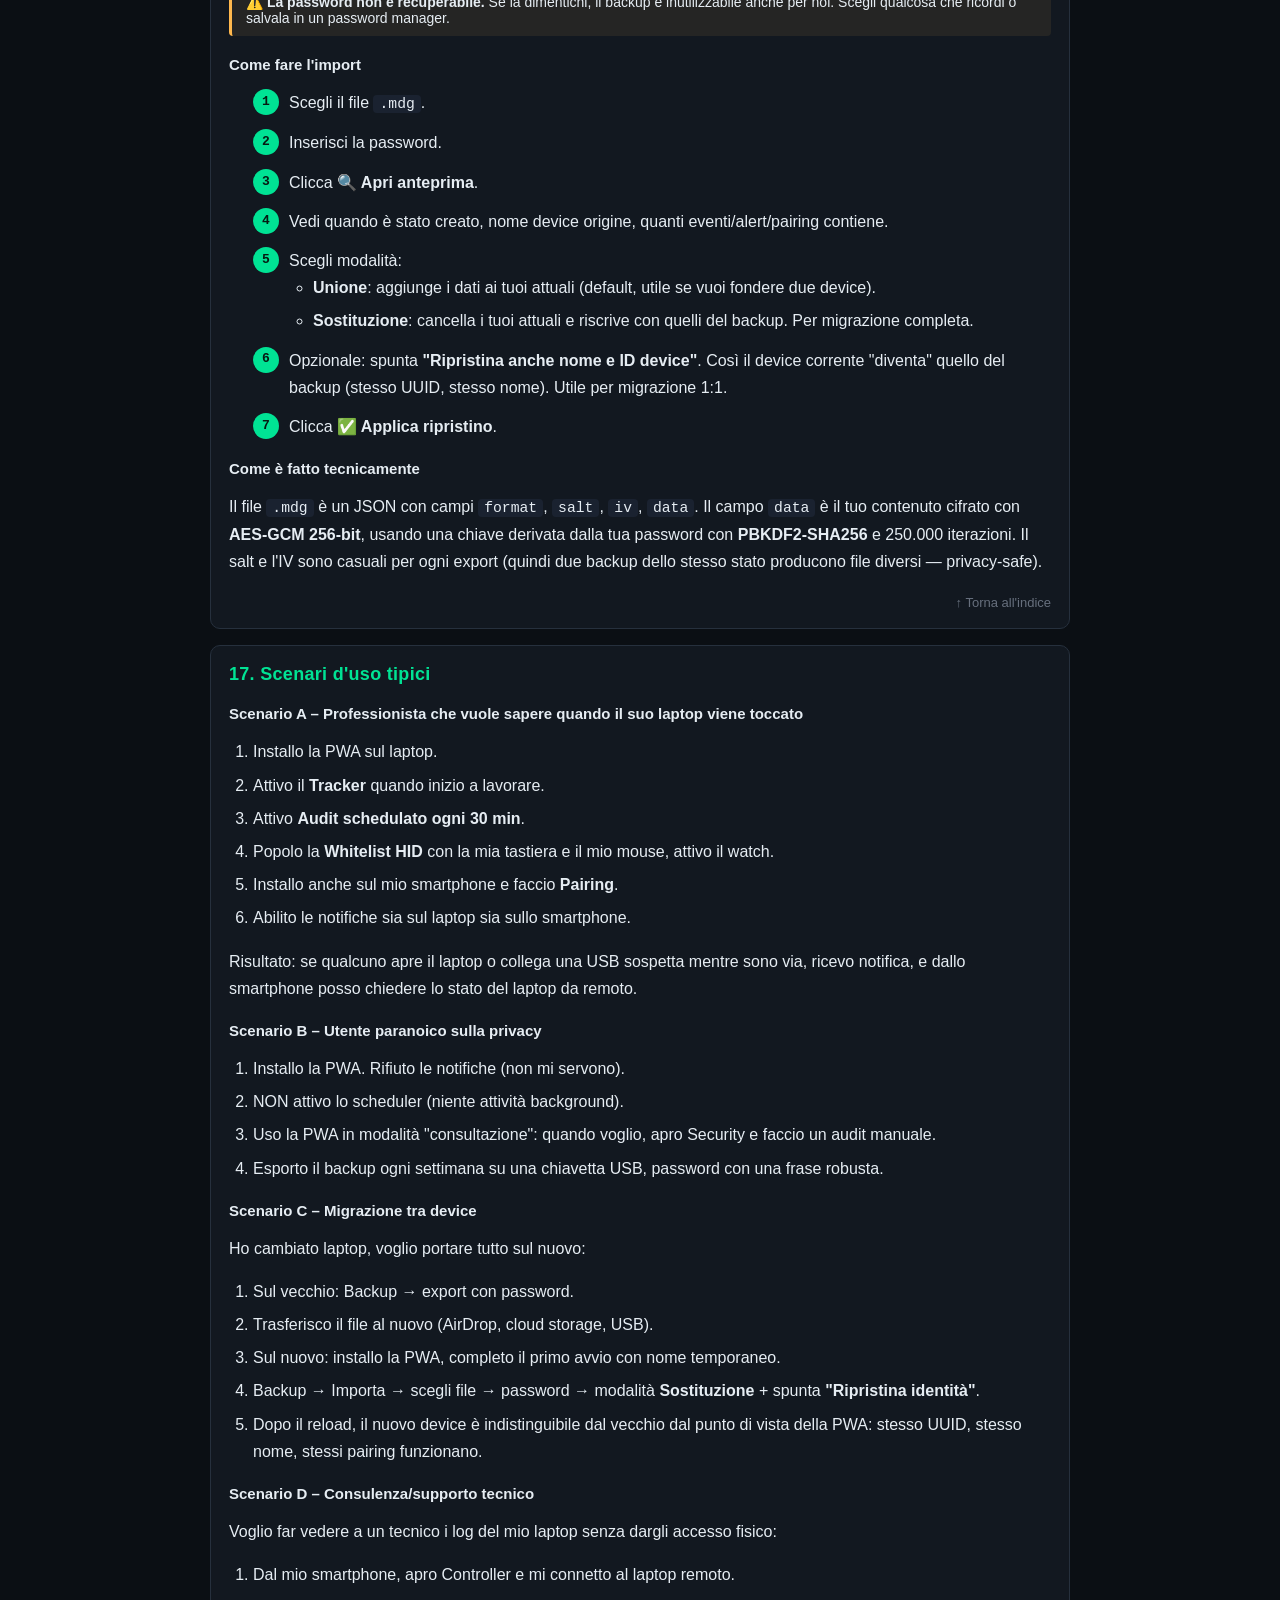
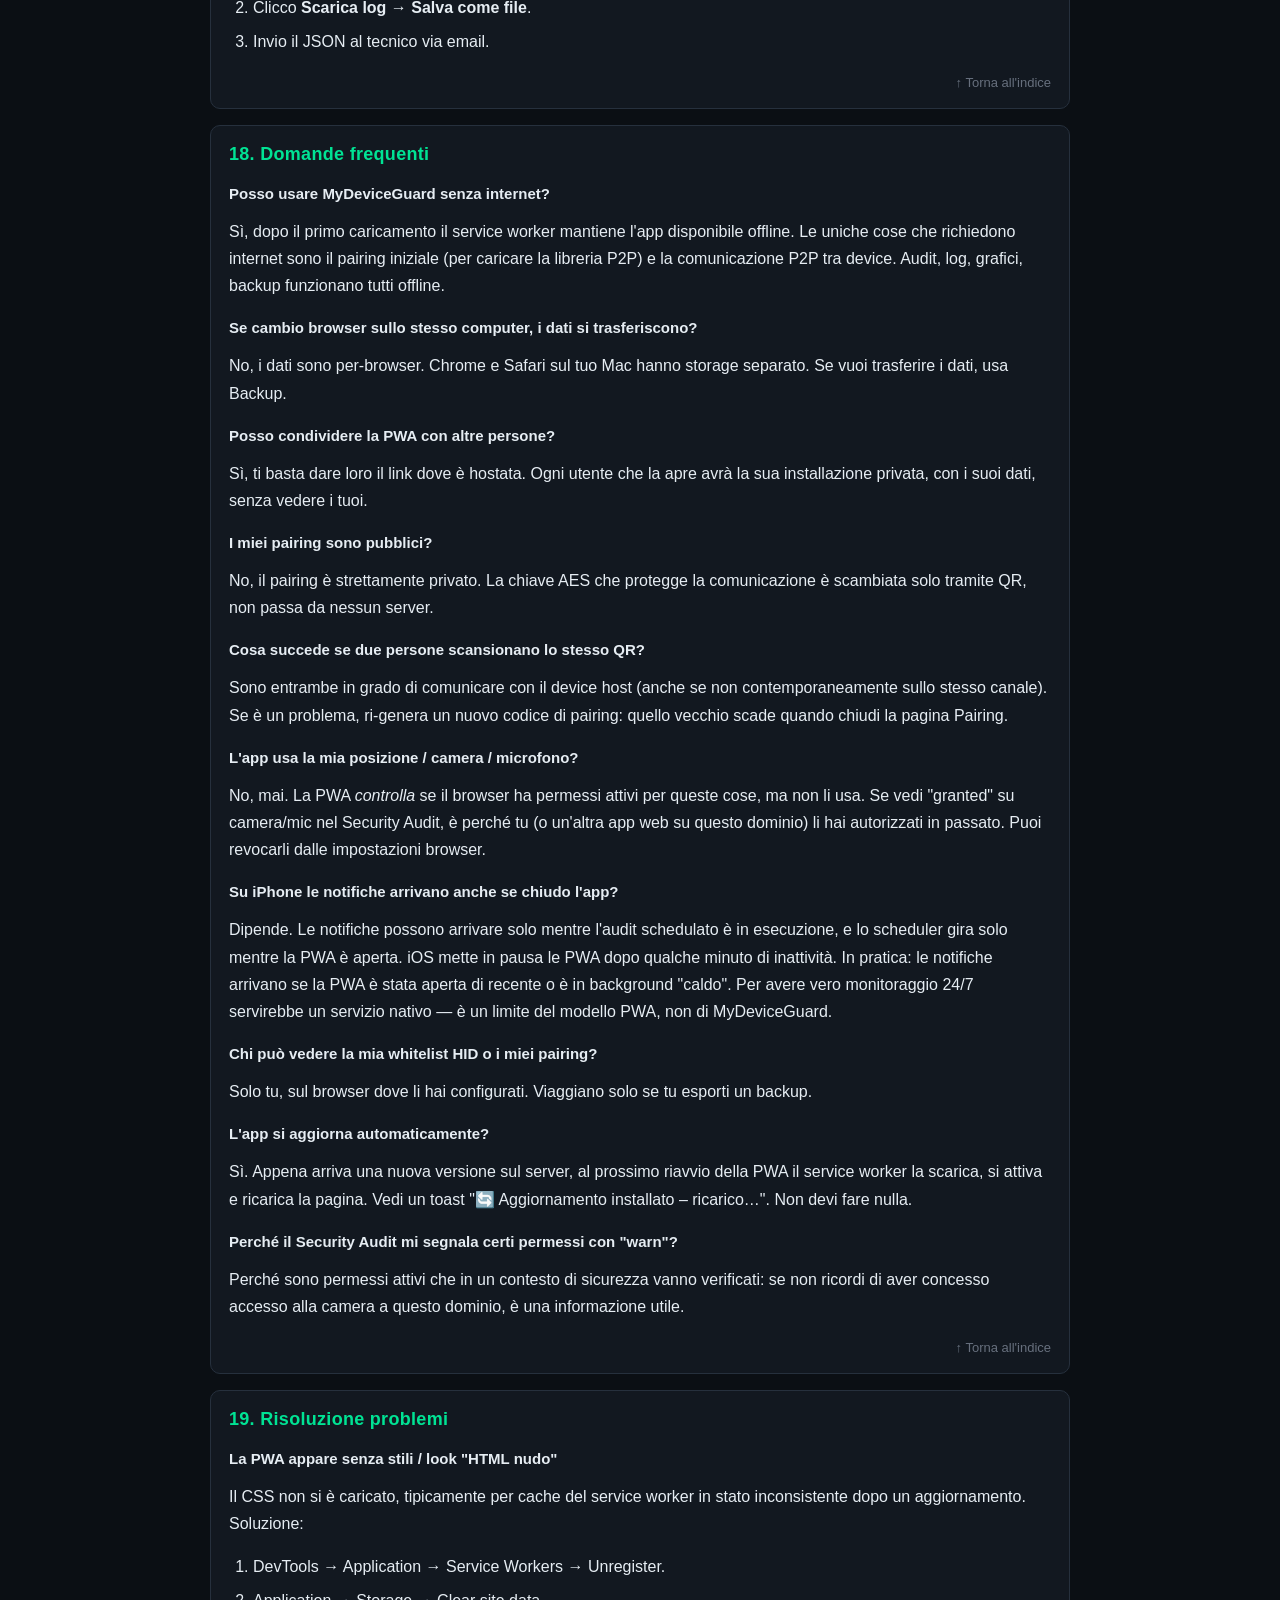
<file: help.html>
<!DOCTYPE html>
<html lang="it" data-theme="dark">
<head>
  <meta charset="UTF-8" />
  <meta name="viewport" content="width=device-width, initial-scale=1, viewport-fit=cover"/>
  <title>MyDeviceGuard – Manuale</title>
  <meta name="theme-color" content="#0b0f14" />
  <link rel="manifest" href="manifest.json" />
  <link rel="icon" href="icon/mydeviceguard-192.png" />
  <link rel="stylesheet" href="css/style.css" />
  <style>
    .manual h2 { margin-top: 0; font-size: 18px; color: var(--accent); }
    .manual h3 { margin-top: 20px; color: var(--text); font-size: 15px; text-transform: none; letter-spacing: 0; }
    .manual p, .manual li { line-height: 1.7; }
    .manual ol, .manual ul { padding-left: 24px; }
    .manual li { margin-bottom: 6px; }
    .toc { columns: 2; column-gap: 24px; font-size: 14px; }
    .toc a { display: block; padding: 4px 0; break-inside: avoid; }
    @media (max-width: 600px) { .toc { columns: 1; } }
    .note {
      background: rgba(0, 227, 148, 0.08);
      border-left: 3px solid var(--accent);
      padding: 10px 14px;
      margin: 14px 0;
      border-radius: 4px;
      font-size: 14px;
    }
    .warn-box {
      background: rgba(255, 184, 77, 0.08);
      border-left: 3px solid var(--warn);
      padding: 10px 14px;
      margin: 14px 0;
      border-radius: 4px;
      font-size: 14px;
    }
    .manual code {
      background: var(--panel-2);
      padding: 1px 6px;
      border-radius: 4px;
      font-family: var(--mono);
      font-size: 0.92em;
    }
    .step {
      counter-reset: step;
    }
    .step > li {
      counter-increment: step;
      list-style: none;
      position: relative;
      padding-left: 36px;
      margin-bottom: 12px;
    }
    .step > li::before {
      content: counter(step);
      position: absolute;
      left: 0; top: 0;
      width: 26px; height: 26px;
      border-radius: 50%;
      background: var(--accent);
      color: #061b12;
      font-family: var(--mono);
      font-weight: 700;
      display: flex; align-items: center; justify-content: center;
      font-size: 13px;
    }
    .back-top {
      text-align: right;
      font-size: 13px;
      margin-top: 20px;
      opacity: 0.7;
    }
    .back-top a { color: var(--text-dim); }
    h2[id] { scroll-margin-top: 16px; }
    h3[id] { scroll-margin-top: 16px; }
  </style>
</head>
<body>
  <div class="wrap manual">
    <div class="header">
      <div>
        <div class="logo">📖 Manuale</div>
        <div class="sub">Guida completa all'uso di MyDeviceGuard</div>
      </div>
      <button class="icon-btn" onclick="MDG.toggleTheme()" title="Cambia tema">🌓</button>
    </div>

    <div class="nav">
      <a href="index.html">🏠 Home</a>
      <a href="tracker.html">📍 Tracker</a>
      <a href="controller.html">🎮 Controller</a>
      <a href="security.html">🔍 Security</a>
      <a href="logs.html">📋 Log</a>
      <a href="pairing.html">🔗 Pairing</a>
      <a href="backup.html">💾 Backup</a>
      <a href="stats.html">📊 Stats</a>
      <a href="help.html" class="active">📖 Manuale</a>
    </div>

    <div class="card" id="top">
      <h2>🧭 Indice</h2>
      <div class="toc">
        <a href="#cos-e">1. Cos'è MyDeviceGuard</a>
        <a href="#privacy">2. Privacy: come funziona davvero</a>
        <a href="#primo-avvio">3. Primo avvio</a>
        <a href="#installare">4. Installare la PWA come app</a>
        <a href="#concetti">5. Concetti chiave</a>
        <a href="#home">6. La schermata Home</a>
        <a href="#tracker">7. Tracker</a>
        <a href="#security">8. Security Audit</a>
        <a href="#audit-sched">9. Audit schedulato</a>
        <a href="#notifiche">10. Notifiche push</a>
        <a href="#hid">11. Whitelist HID</a>
        <a href="#pairing">12. Pairing P2P</a>
        <a href="#controller">13. Controller (controllo remoto)</a>
        <a href="#log">14. Log locali</a>
        <a href="#stats">15. Statistiche</a>
        <a href="#backup">16. Backup cifrato</a>
        <a href="#scenari">17. Scenari d'uso</a>
        <a href="#faq">18. Domande frequenti</a>
        <a href="#troubleshooting">19. Risoluzione problemi</a>
        <a href="#sicurezza">20. Nota tecnica sulla sicurezza</a>
      </div>
    </div>

    <!-- ===================== 1. COS'È ===================== -->
    <div class="card">
      <h2 id="cos-e">1. Cos'è MyDeviceGuard</h2>
      <p>MyDeviceGuard è una <strong>Progressive Web App</strong> (PWA) pensata per tenere sotto controllo la sicurezza dei tuoi device personali: laptop, desktop, smartphone, tablet. Si installa dal browser come una qualunque app e funziona offline, senza account e senza cloud.</p>
      <p>Le funzioni principali sono quattro:</p>
      <ul>
        <li><strong>Tracker</strong>: registra ogni volta che il device viene attivato, tiene un diario locale dei tuoi accessi.</li>
        <li><strong>Security Audit</strong>: diagnostica lo stato di sicurezza del browser/device in 20+ punti (HTTPS, permessi, storage, rete, dispositivi HID, ecc.) e ti avvisa se qualcosa cambia nel tempo.</li>
        <li><strong>Controller remoto P2P</strong>: dal telefono puoi vedere in tempo reale lo stato del laptop, scaricare i suoi log, lanciare un audit. La comunicazione è peer-to-peer e cifrata end-to-end.</li>
        <li><strong>Backup cifrato</strong>: esporta tutti i tuoi dati in un file protetto da password per sicurezza o migrazione.</li>
      </ul>
      <div class="note">
        💡 <strong>Chi dovrebbe usarla.</strong> Chiunque voglia avere una dashboard personale, sempre a portata di mano, per monitorare se il proprio device è stato manipolato, se ha permessi attivi che non dovrebbe avere, o per tenere traccia di quando viene usato.
      </div>
      <div class="back-top"><a href="#top">↑ Torna all'indice</a></div>
    </div>

    <!-- ===================== 2. PRIVACY ===================== -->
    <div class="card">
      <h2 id="privacy">2. Privacy: come funziona davvero</h2>
      <p>Questo è forse il punto più importante del manuale. MyDeviceGuard è stato progettato con un principio non negoziabile: <strong>i tuoi dati non devono lasciare il tuo device</strong>.</p>
      <h3>Dove stanno i tuoi dati</h3>
      <p>Tutto quello che fai — sessioni del tracker, risultati degli audit, alert di sicurezza, dispositivi HID approvati, device remoti accoppiati — viene salvato esclusivamente nella memoria del tuo browser, in due strutture chiamate <code>IndexedDB</code> e <code>localStorage</code>. Sono spazi locali che appartengono a te e a questo browser, come fossero una cartella privata nel disco.</p>
      <p>Quando disinstalli la PWA o "cancelli dati sito" dalle impostazioni browser, tutti i dati spariscono dal tuo device. Non esistono altrove.</p>
      <h3>Cosa NON facciamo</h3>
      <ul>
        <li>Nessuna telemetria, nessun analytics, nessun cookie di tracciamento.</li>
        <li>Nessun account utente, nessuna email richiesta, nessun login.</li>
        <li>Nessun server applicativo raccoglie i tuoi dati.</li>
        <li>Nessun backend può "vedere" cosa fai.</li>
      </ul>
      <h3>Le uniche tre eccezioni al "tutto locale"</h3>
      <ol>
        <li><strong>Il server che ospita l'app</strong> ti manda i file HTML/JS/CSS la prima volta che apri il link. Dopo il service worker li tiene in cache e il server non sa più se, quando o come usi la PWA.</li>
        <li><strong>Signaling P2P</strong>: quando accoppi due device via WebRTC, un server pubblico di terze parti (PeerJS) fa da "centralino" solo per mettere in contatto i due peer. I dati dell'applicazione non passano da lì, e comunque sono cifrati due volte (DTLS a livello trasporto + AES-GCM a livello applicativo con chiave generata al pairing).</li>
        <li><strong>Server STUN/TURN</strong> di Google per aiutare il WebRTC a superare i NAT. Anche qui, nessun dato applicativo.</li>
      </ol>
      <div class="note">
        🛡️ <strong>In sintesi:</strong> nemmeno io, che ho scritto il codice, posso vedere nulla di quello che fai. Se vuoi la certezza totale, puoi clonare il repository GitHub, fare il tuo deploy e usare solo il tuo server.
      </div>
      <div class="back-top"><a href="#top">↑ Torna all'indice</a></div>
    </div>

    <!-- ===================== 3. PRIMO AVVIO ===================== -->
    <div class="card">
      <h2 id="primo-avvio">3. Primo avvio</h2>
      <p>La prima volta che apri MyDeviceGuard, la schermata Home ti chiede due cose:</p>
      <ol class="step">
        <li><strong>Un nome per questo device.</strong> Ad esempio "MacBook personale", "iPhone", "PC ufficio". Questo nome è visibile solo a te e serve a distinguere i tuoi dispositivi quando li accoppi tra loro.</li>
        <li><strong>Il tipo di device</strong> (laptop, desktop, smartphone, tablet, altro). Puro valore descrittivo, nessuna conseguenza tecnica.</li>
      </ol>
      <p>Cliccando <strong>Salva</strong> viene creato automaticamente anche un identificativo univoco locale (UUID) che accompagnerà i log di questo device. Non è condiviso con nessuno in automatico — viaggia solo se tu lo esporti tramite backup o se ti connetti via P2P a un tuo altro device.</p>
      <p>Puoi cambiare il nome in qualsiasi momento dalla card "Dati e privacy" in basso a destra nella Home, con il bottone <strong>Rinomina device</strong>.</p>
      <div class="back-top"><a href="#top">↑ Torna all'indice</a></div>
    </div>

    <!-- ===================== 4. INSTALLARE ===================== -->
    <div class="card">
      <h2 id="installare">4. Installare la PWA come app</h2>
      <p>MyDeviceGuard funziona in due modalità: come <strong>pagina web</strong> aperta dal browser, o come <strong>app installata</strong> sulla schermata Home / Dock / menu Start. La seconda è nettamente consigliata perché sblocca funzionalità come le notifiche, un'icona dedicata, finestra senza barra URL, e avvio rapido.</p>

      <h3>Su iPhone / iPad</h3>
      <p>Su iOS, la Fotocamera e il lettore QR aprono sempre i link nel <strong>browser predefinito del sistema</strong>. Se installi la PWA in un browser, ma il predefinito è un altro, i QR di pairing finiscono in un'app diversa da quella dove hai i tuoi dati. Si creano "due MyDeviceGuard" separati che non si parlano.</p>
      <p><strong>La regola d'oro è: installa la PWA nello stesso browser che è il tuo predefinito iOS.</strong></p>
      <p>Per verificare e scegliere il browser predefinito:</p>
      <ol class="step">
        <li>Impostazioni iPhone → App → <strong>App browser predefinita</strong></li>
        <li>Scegli Safari o Chrome (o altro).</li>
      </ol>
      <p>Ora installa la PWA nello stesso browser che hai scelto:</p>
      <ol class="step">
        <li>Apri il link della PWA nel browser che hai impostato come predefinito.</li>
        <li>Tocca il bottone <strong>Condividi</strong> (quadrato con freccia in alto).</li>
        <li>Scorri e tocca <strong>Aggiungi alla schermata Home</strong>.</li>
        <li>Conferma il nome "MyDeviceGuard" e tocca <strong>Aggiungi</strong>.</li>
      </ol>
      <p>Da ora in poi l'icona dello scudo è sulla home dell'iPhone. Aprendola, la PWA parte a schermo intero senza barra URL. Ogni volta che scansioni un QR di pairing, la Fotocamera apre lo stesso browser e quindi la stessa PWA: tutto funziona senza attriti.</p>
      <div class="warn-box">
        ⚠️ <strong>Importante per iPhone:</strong> le notifiche push funzionano <em>solo</em> se apri la PWA dalla schermata Home (modalità standalone), indipendentemente da quale browser l'hai installata. Richiede iOS 16.4 o superiore. In modalità web normale (browser aperto come sito) non sono disponibili.
      </div>

      <h3>Su Mac (Chrome, Edge, Brave)</h3>
      <ol class="step">
        <li>Apri il link della PWA in Chrome (o altro browser basato su Chromium).</li>
        <li>Nella barra degli indirizzi, a destra, clicca sull'icona "Installa" (un computer con una freccia verso il basso).</li>
        <li>In alternativa: menu a tre puntini → <strong>Cast, salva e condividi</strong> → <strong>Installa pagina come app</strong>.</li>
        <li>Conferma.</li>
      </ol>
      <p>L'app appare nel Launchpad, puoi trascinarla nel Dock, cercarla con Spotlight. Si comporta come una qualsiasi app nativa.</p>

      <h3>Su Android (Chrome)</h3>
      <ol class="step">
        <li>Apri il link in Chrome.</li>
        <li>In molti casi compare in automatico un banner "Aggiungi MyDeviceGuard alla schermata Home" — conferma.</li>
        <li>Altrimenti menu a tre puntini → <strong>Installa app</strong>.</li>
      </ol>

      <h3>Su Windows (Chrome, Edge)</h3>
      <ol class="step">
        <li>Apri il link in Chrome/Edge.</li>
        <li>Icona "Installa" nella barra degli indirizzi.</li>
        <li>L'app appare nel menu Start e puoi bloccarla nella barra delle applicazioni.</li>
      </ol>

      <div class="note">
        💡 <strong>Una sola installazione per device.</strong> I dati della PWA sono separati per browser: se la installi sia da Safari che da Chrome sullo stesso iPhone, ti ritrovi due PWA diverse, ciascuna con i propri log e pairing. Su iPhone è particolarmente importante che l'installazione sia coerente col browser predefinito (vedi la regola d'oro sopra). Su Mac/Windows/Android puoi installarla dal browser che preferisci — l'importante è usare sempre quello.
      </div>
      <div class="back-top"><a href="#top">↑ Torna all'indice</a></div>
    </div>

    <!-- ===================== 5. CONCETTI CHIAVE ===================== -->
    <div class="card">
      <h2 id="concetti">5. Concetti chiave</h2>
      <p>Per usare bene la PWA aiuta conoscere quattro concetti.</p>
      <h3>Device</h3>
      <p>Ogni installazione della PWA su un browser specifico rappresenta un "device" a sé, con nome, ID e log propri. Il tuo MacBook visto da Safari e lo stesso MacBook visto da Chrome sono due device diversi per MyDeviceGuard, perché i dati sono separati per browser. Questo è un limite del modello PWA, non una scelta nostra.</p>
      <h3>Tracker</h3>
      <p>È il "registro" di questo device. Quando avvii il Tracker, la PWA inizia a scrivere un evento ogni 30 secondi (heartbeat) più altri eventi speciali. È utile per avere prova di quando il device è stato aperto/attivato. Funziona come un diario.</p>
      <h3>Controller</h3>
      <p>È la "vista remota" che usi da un altro device. Se il tuo iPhone è accoppiato al tuo laptop (vedi Pairing), dal Controller puoi chiedere al laptop "fammi vedere il tuo stato", "scaricami i tuoi log", "esegui un audit". Il laptop risponde solo se ha una pagina della PWA aperta in quel momento.</p>
      <h3>Pairing P2P</h3>
      <p>È l'operazione che crea un legame cifrato tra due tuoi device. Avviene una volta sola, tramite QR code. Dopo il pairing i due device si riconoscono sempre e comunicano in modo cifrato end-to-end.</p>
      <div class="back-top"><a href="#top">↑ Torna all'indice</a></div>
    </div>

    <!-- ===================== 6. HOME ===================== -->
    <div class="card">
      <h2 id="home">6. La schermata Home</h2>
      <p>La Home è il punto di partenza. Dopo l'onboarding mostra una griglia di card, ciascuna è una sezione dell'app. Sulla card Security Audit compare in tempo reale un piccolo badge con lo stato dell'ultimo audit (es. <em>"10m fa · 2 avvisi"</em>), così vedi a colpo d'occhio se c'è qualcosa di nuovo.</p>
      <p>In basso a destra, la card <strong>Dati e privacy</strong> contiene due azioni:</p>
      <ul>
        <li><strong>Rinomina device</strong>: cambia il nome che identifica questo device.</li>
        <li><strong>Cancella tutto</strong>: azzera completamente tutti i dati locali. Attenzione: non è reversibile. Usa la funzione Backup prima, se vuoi conservarli.</li>
      </ul>
      <p>In alto a destra, l'icona luna/sole permette di alternare tema chiaro e scuro. La scelta è persistente.</p>
      <div class="back-top"><a href="#top">↑ Torna all'indice</a></div>
    </div>

    <!-- ===================== 7. TRACKER ===================== -->
    <div class="card">
      <h2 id="tracker">7. Tracker</h2>
      <p>La pagina Tracker è composta di tre sezioni.</p>
      <h3>Stato tracker</h3>
      <p>Mostra nome e ID del device, quando è stata avviata la sessione corrente, la durata, l'ultimo heartbeat. Con il bottone <strong>Avvia tracking</strong> inizi a registrare: da quel momento, ogni 30 secondi la PWA scrive un heartbeat nei log. Quando premi <strong>Ferma tracking</strong> viene registrata la durata totale della sessione.</p>
      <p>Il bottone <strong>Audit rapido</strong> esegue un controllo di sicurezza al volo, senza aprire la pagina Security.</p>

      <h3>Ricevitore P2P</h3>
      <p>Serve se vuoi che questo device sia <em>controllabile da remoto</em>. Cliccando <strong>Attiva ricevitore</strong>, la PWA genera un Peer ID e resta in ascolto. Da questo momento gli altri tuoi device accoppiati possono collegarsi via Controller e interrogare questo.</p>
      <p>In alternativa, c'è il collegamento a <strong>Genera QR di pairing</strong> se devi ancora accoppiare un nuovo device.</p>

      <h3>Ultime sessioni di questo device</h3>
      <p>Tabella riepilogativa degli ultimi 20 eventi registrati sul device. Utile per controllare a colpo d'occhio cosa è stato registrato.</p>
      <div class="back-top"><a href="#top">↑ Torna all'indice</a></div>
    </div>

    <!-- ===================== 8. SECURITY AUDIT ===================== -->
    <div class="card">
      <h2 id="security">8. Security Audit</h2>
      <p>Questa è la sezione più importante per la sicurezza. Clicca <strong>Avvia audit</strong> per eseguire un controllo completo del tuo browser/device. La PWA genera una lista di 20+ check con quattro possibili esiti:</p>
      <ul>
        <li><strong>ok</strong> (verde): il check è passato, situazione normale.</li>
        <li><strong>info</strong> (blu): informazione neutra, nessun problema.</li>
        <li><strong>warn</strong> (giallo): avviso, non grave ma da notare.</li>
        <li><strong>danger</strong> (rosso): situazione critica, verifica immediatamente.</li>
      </ul>

      <h3>Cosa viene controllato</h3>
      <ul>
        <li><strong>Contesto sicuro</strong>: la pagina è servita su HTTPS? (richiesto per funzioni sensibili)</li>
        <li><strong>Service Worker</strong>: è registrato? (necessario per offline e notifiche)</li>
        <li><strong>Storage persistente</strong>: il browser ha promesso di non cancellare i tuoi dati?</li>
        <li><strong>Permessi</strong>: camera, microfono, geolocalizzazione, notifiche, clipboard... La PWA ti dice quali sono attivi.</li>
        <li><strong>Rete</strong>: tipo di connessione (3G/4G/5G/Wi-Fi), eventuale Data Saver.</li>
        <li><strong>Batteria, CPU, memoria</strong>.</li>
        <li><strong>WebHID e WebUSB</strong>: supportati? Quali device autorizzati?</li>
        <li><strong>User-Agent Client Hints</strong>: piattaforma e architettura reali del device.</li>
      </ul>

      <h3>Monitor digitazione</h3>
      <p>Toggle <strong>⌨️ Monitor digitazione: OFF / ON</strong>. Quando attivo, la PWA conta quanti tasti premi al secondo. Se supera una soglia molto alta (15 tasti/secondo, ben oltre anche un dattilografo veloce), registra un alert perché potrebbe essere il sintomo di un attacco con <em>Rubber Ducky</em> o <em>BadUSB</em> (dispositivi USB che fingono di essere tastiere per iniettare comandi rapidissimi).</p>

      <h3>Ispeziona HID</h3>
      <p>Bottone <strong>🔌 Ispeziona HID</strong>: enumera i dispositivi HID (tastiere, mouse, gamepad, lettori codici) che hai autorizzato al browser. È il punto di partenza per popolare la <a href="#hid">whitelist HID</a>.</p>
      <div class="back-top"><a href="#top">↑ Torna all'indice</a></div>
    </div>

    <!-- ===================== 9. AUDIT SCHEDULATO ===================== -->
    <div class="card">
      <h2 id="audit-sched">9. Audit schedulato</h2>
      <p>Un audit fatto ogni tanto a mano è utile, ma l'audit <em>automatico periodico</em> è molto più potente: fa confronti nel tempo e ti avvisa se qualcosa cambia.</p>
      <p>Nella card <strong>⏱️ Audit schedulato</strong> trovi:</p>
      <ul>
        <li><strong>Stato</strong>: attivo o disattivo (default: disattivo, lo devi accendere tu).</li>
        <li><strong>Ultimo audit</strong>: quanto tempo fa e quanti avvisi.</li>
        <li><strong>Frequenza</strong>: da 15 min a 12 ore.</li>
        <li><strong>Attiva / Disattiva</strong>: accende o spegne il meccanismo.</li>
        <li><strong>Esegui adesso</strong>: forza un audit immediato.</li>
      </ul>
      <h3>Come funziona il rilevamento cambi</h3>
      <p>Ogni volta che parte l'audit schedulato, il sistema confronta il risultato con l'ultimo snapshot. Se rileva differenze — un permesso passato da "prompt" a "granted", HTTPS disattivato, un nuovo HID comparso, ecc. — genera automaticamente un alert nel log e, se hai concesso le notifiche, fa apparire una notifica di sistema.</p>
      <p>Esempio pratico: ieri la PWA non aveva accesso alla fotocamera. Oggi tu hai concesso il permesso (magari distrattamente, magari qualcun altro ha toccato il tuo Mac). Al prossimo audit schedulato, MyDeviceGuard ti avvisa: <em>"perm_camera: info:prompt → warn:granted"</em>. Sta a te decidere se era voluto o no.</p>
      <div class="note">
        💡 <strong>Privacy e background.</strong> L'audit schedulato gira solo quando la PWA è aperta (in qualche tab o come app installata). Non può spiare silenziosamente il device: se chiudi tutto, si ferma. Quando torni sulla PWA e sono passati più minuti dell'intervallo, parte un audit "di recupero" immediatamente.
      </div>
      <div class="back-top"><a href="#top">↑ Torna all'indice</a></div>
    </div>

    <!-- ===================== 10. NOTIFICHE ===================== -->
    <div class="card">
      <h2 id="notifiche">10. Notifiche push locali</h2>
      <p>Le notifiche sono <strong>locali</strong>: è la PWA stessa a decidere quando mostrarle, non c'è nessun server esterno che ti manda push. Appaiono nel centro notifiche del sistema operativo (Mac, iOS, Android, Windows, Linux) con titolo, corpo e icona.</p>

      <h3>Abilitare le notifiche</h3>
      <ol class="step">
        <li>Vai su Security.</li>
        <li>Card <strong>🔔 Notifiche push locali</strong>.</li>
        <li>Clicca <strong>Abilita notifiche</strong>. Il browser mostrerà un prompt di sistema: concedi.</li>
        <li>Il badge "Permesso" diventa <em>concesso</em>.</li>
        <li>Clicca <strong>🧪 Invia test</strong> per verificare che la notifica appaia davvero.</li>
      </ol>

      <h3>Livelli di filtro</h3>
      <ul>
        <li><strong>Nessuna</strong>: non mandare niente.</li>
        <li><strong>Solo critici</strong>: solo alert di gravità <code>danger</code>.</li>
        <li><strong>Avvisi e critici</strong> (default): entrambi.</li>
        <li><strong>Tutte</strong>: anche info e debug.</li>
      </ul>

      <h3>Se hai negato per sbaglio</h3>
      <p>Una volta che il browser ha ricevuto un "no", non chiede più. Devi entrare manualmente nelle impostazioni del sito e riconsentire:</p>
      <ul>
        <li><strong>Chrome</strong>: lucchetto a sinistra dell'URL → Impostazioni sito → Notifiche → Consenti.</li>
        <li><strong>Safari macOS</strong>: Safari → Preferenze → Siti web → Notifiche → cerca il sito.</li>
        <li><strong>Safari iOS</strong>: Impostazioni iOS → Notifiche → scorri fino a trovare l'icona della PWA installata.</li>
        <li><strong>Firefox</strong>: icona lucchetto → Autorizzazioni → Invio notifiche.</li>
      </ul>

      <div class="warn-box">
        ⚠️ <strong>iPhone:</strong> le notifiche funzionano solo se la PWA è installata sulla schermata Home (iOS 16.4+). In Safari web normale non sono disponibili.
      </div>
      <div class="back-top"><a href="#top">↑ Torna all'indice</a></div>
    </div>

    <!-- ===================== 11. HID WHITELIST ===================== -->
    <div class="card">
      <h2 id="hid">11. Whitelist HID</h2>
      <p>HID (Human Interface Device) è la categoria USB che include tastiere, mouse, gamepad, lettori di codici. Un attacco classico è collegare una finta tastiera USB (Rubber Ducky, BadUSB, Flipper Zero) al computer per iniettare comandi. MyDeviceGuard ha una whitelist che ti avvisa se nuovi HID appaiono.</p>

      <h3>Come si popola la whitelist</h3>
      <p>A causa dei limiti delle API WebHID, la PWA vede solo i device per cui il browser ha ricevuto permesso esplicito. Quindi la prima volta devi "presentargli" i tuoi dispositivi fidati:</p>
      <ol class="step">
        <li>Security → card <strong>🔒 Whitelist HID</strong>.</li>
        <li>Clicca <strong>➕ Aggiungi dispositivo…</strong></li>
        <li>Il browser mostra un popup con la lista dei device disponibili. Seleziona la tua tastiera (o mouse) e conferma.</li>
        <li>Ora nella tabella superiore "Dispositivi HID rilevati" compare con stato <em>ignota</em>.</li>
        <li>Clicca <strong>✅ Approva</strong> e dai un nickname (es. "Tastiera MacBook").</li>
        <li>Lo stato diventa <em>nota</em>.</li>
        <li>Ripeti per ogni HID che usi regolarmente.</li>
      </ol>

      <h3>Attivare il watch</h3>
      <p>Cliccando <strong>Attiva watch</strong>, il controllo HID diventa parte dell'audit schedulato. Se qualche HID non in whitelist compare (perché qualcuno ha autorizzato un device al browser, per esempio), scatta un alert <code>danger</code> e, se abilitata, una notifica push "🚨 Nuovo dispositivo HID".</p>

      <h3>Gestire la whitelist</h3>
      <p>Sotto la card puoi vedere la lista degli HID approvati. Ogni voce ha un'icona ✏️ per rinominare e × per rimuovere. Un HID rimosso tornerà "ignoto" al prossimo scan.</p>

      <div class="note">
        💡 Il sistema non è perfetto: un attaccante che ha accesso fisico al Mac può ancora collegare una tastiera e iniettare comandi prima che tu autorizzi il browser. Il valore di questa feature è nel <em>rilevamento post-factum</em>: se al risveglio vedi un HID nuovo, hai un indizio chiaro.
      </div>
      <div class="back-top"><a href="#top">↑ Torna all'indice</a></div>
    </div>

    <!-- ===================== 12. PAIRING ===================== -->
    <div class="card">
      <h2 id="pairing">12. Pairing P2P</h2>
      <p>Il pairing collega due tuoi device in modo che possano comunicare direttamente, cifrati end-to-end, senza che nessun server veda i contenuti.</p>

      <h3>Pairing completo passo-passo</h3>
      <p>Supponiamo tu voglia accoppiare <strong>MacBook</strong> (lo chiamerò "device A") e <strong>iPhone</strong> (device B).</p>

      <h4>Lato MacBook (device da controllare)</h4>
      <ol class="step">
        <li>Apri la PWA sul Mac e vai su <strong>Pairing</strong>.</li>
        <li>Clicca <strong>Genera codice di pairing</strong>.</li>
        <li>Appare un QR code e il testo del codice nella textarea sotto.</li>
        <li>Non chiudere questa pagina. Il Mac resta in ascolto finché non completi l'accoppiamento dall'altro lato.</li>
      </ol>

      <h4>Lato iPhone (controller)</h4>
      <ol class="step">
        <li>Apri la fotocamera nativa dell'iPhone (o il lettore QR del Centro di Controllo).</li>
        <li>Inquadra il QR mostrato sul Mac.</li>
        <li>Appare una notifica gialla con l'URL di MyDeviceGuard — tocca.</li>
        <li>Il browser si apre direttamente sulla pagina Pairing con un banner verde <strong>"📲 Codice di pairing ricevuto"</strong>.</li>
        <li>Rivedi il nome (puoi cambiarlo, es. "MacBook di casa"), poi tocca <strong>✅ Accoppia ora</strong>.</li>
        <li>Vedi i toast: "Tentativo di connessione…" → "Canale aperto" → "✅ Device accoppiato".</li>
      </ol>

      <div class="warn-box">
        ⚠️ <strong>Attenzione al browser su iPhone.</strong> La Fotocamera iOS apre i link nel browser predefinito di sistema. Se la PWA è installata in un browser diverso dal predefinito, i dati del pairing finiscono nell'app sbagliata. Assicurati che il browser predefinito iOS e quello usato per installare la PWA coincidano — vedi <a href="#installare">sezione 4</a>.
      </div>

      <h3>Se il QR non si legge</h3>
      <p>Alternativa manuale:</p>
      <ol>
        <li>Sul Mac, clicca il bottone <strong>📋 Copia</strong> sotto il QR.</li>
        <li>Invia il codice a te stesso via iMessage, WhatsApp, email, AirDrop, qualunque cosa.</li>
        <li>Sull'iPhone, apri il messaggio e copia il testo.</li>
        <li>Apri la PWA su iPhone → Pairing → incolla nel campo "Modalità controller" → dai un nome → Accoppia.</li>
      </ol>

      <h3>Come funziona la cifratura</h3>
      <p>Quando generi il codice, MyDeviceGuard crea localmente una chiave AES-GCM 256-bit casuale. La chiave viene inserita nel QR insieme al Peer ID WebRTC. L'altro device, scansionando, ottiene la stessa chiave. Da quel momento, ogni messaggio P2P è cifrato con questa chiave prima di essere spedito. Chi intercetta il traffico (inclusi i server di signaling) vede solo bytes casuali.</p>

      <p>I pairing sono salvati nella sezione "Device accoppiati" in fondo alla pagina. Possono essere rimossi in qualsiasi momento.</p>
      <div class="back-top"><a href="#top">↑ Torna all'indice</a></div>
    </div>

    <!-- ===================== 13. CONTROLLER ===================== -->
    <div class="card">
      <h2 id="controller">13. Controller (controllo remoto)</h2>
      <p>La pagina Controller mostra la lista dei tuoi device accoppiati. È la sezione da usare <em>dopo</em> aver fatto il pairing.</p>

      <h3>Connettersi a un device</h3>
      <ol class="step">
        <li>Clicca <strong>Connetti</strong> sulla card del device.</li>
        <li>Appare un pannello con Peer ID, stato "connesso" (verde) e quattro azioni.</li>
      </ol>

      <h3>Le azioni disponibili</h3>
      <ul>
        <li><strong>📊 Stato device</strong>: richiede al device remoto un riepilogo (nome, tipo, user agent, se sta trackando, da quando).</li>
        <li><strong>📋 Scarica log</strong>: scarica gli ultimi 100 eventi + 100 alert del device remoto.</li>
        <li><strong>🔍 Esegui audit</strong>: fa eseguire un audit completo sul device remoto e si fa mandare i risultati.</li>
        <li><strong>Disconnetti</strong>: chiude il canale P2P.</li>
      </ul>

      <h3>La card Risposta</h3>
      <p>Dopo una richiesta, si apre una card "📨 Risposta" con tre pulsanti:</p>
      <ul>
        <li><strong>💾 Salva come file</strong>: scarica davvero il JSON come file (es. <code>mydeviceguard-logs-...</code>).</li>
        <li><strong>📋 Copia JSON</strong>: copia tutto negli appunti.</li>
        <li><strong>✕ Chiudi</strong>: nasconde la card.</li>
      </ul>

      <div class="warn-box">
        ⚠️ <strong>Perché il device remoto deve essere "vivo".</strong> La connessione P2P richiede che entrambi abbiano la PWA aperta in quel momento. Se l'iPhone tenta di connettersi al Mac ma il Mac ha chiuso la PWA o ha messo il tab in standby aggressivo, la connessione fallisce.
      </div>
      <div class="back-top"><a href="#top">↑ Torna all'indice</a></div>
    </div>

    <!-- ===================== 14. LOG ===================== -->
    <div class="card">
      <h2 id="log">14. Log locali</h2>
      <p>La pagina Log mostra la cronologia completa di eventi e alert salvati su questo device. In alto hai filtri:</p>
      <ul>
        <li><strong>Cerca testo libero</strong>: filtra in tempo reale cercando parole chiave nel contenuto.</li>
        <li><strong>Filtro per tipo</strong>: menu a tendina con tutti i tipi di evento presenti (<code>session_start</code>, <code>audit_snapshot</code>, <code>peer_paired</code>, ecc.).</li>
        <li><strong>⬇️ CSV</strong>: esporta tutto in un file compatibile Excel/Numbers.</li>
        <li><strong>⬇️ JSON</strong>: esporta tutto (eventi + alert) in formato JSON per backup.</li>
        <li><strong>🗑️ Cancella log</strong>: azzera eventi e alert. Attenzione: non reversibile.</li>
      </ul>

      <h3>Tabelle</h3>
      <p>La pagina ha due tabelle:</p>
      <ul>
        <li><strong>Eventi</strong>: ogni entry ha timestamp, tipo, nome device e dettagli.</li>
        <li><strong>Alert</strong>: ogni entry ha timestamp, tipo, gravità (info/warn/danger) e descrizione.</li>
      </ul>
      <div class="back-top"><a href="#top">↑ Torna all'indice</a></div>
    </div>

    <!-- ===================== 15. STATISTICHE ===================== -->
    <div class="card">
      <h2 id="stats">15. Statistiche</h2>
      <p>La pagina Statistiche trasforma i dati grezzi dei log in visualizzazioni utili.</p>

      <h3>Numeri chiave (30 giorni)</h3>
      <p>Quattro KPI visivi: quante sessioni, audit eseguiti, alert totali, cambi di sicurezza rilevati nell'ultimo mese.</p>

      <h3>Sessioni per giorno</h3>
      <p>Istogramma degli ultimi 14 giorni, una barra al giorno, conta quante volte hai avviato il Tracker.</p>

      <h3>Salute del device nel tempo</h3>
      <p>Grafico a linee con 3 serie: critici (rosso), avvisi (giallo), OK (verde). Mostra come è variata la "salute" del device negli ultimi 14 giorni basandosi sugli <code>audit_snapshot</code>. Se attivi l'audit schedulato, dopo qualche giorno qui vedi una storia chiara.</p>

      <h3>Alert per tipo</h3>
      <p>Grafico a ciambella con la distribuzione delle categorie di alert (digitazione anomala, cambi sicurezza, HID ignoti, ecc.). Aiuta a capire dove stai avendo più problemi.</p>

      <h3>Esporta CSV riepilogo</h3>
      <p>Scarica un CSV aggregato per giorno, utile per archiviazione o ulteriori analisi con strumenti esterni. Il CSV contiene solo conteggi numerici, nessun dettaglio sensibile.</p>
      <div class="back-top"><a href="#top">↑ Torna all'indice</a></div>
    </div>

    <!-- ===================== 16. BACKUP ===================== -->
    <div class="card">
      <h2 id="backup">16. Backup cifrato</h2>
      <p>Il backup è il modo sicuro per:</p>
      <ul>
        <li>Avere una copia dei dati prima di una pulizia cache o reinstallo</li>
        <li>Migrare i dati a un nuovo device (anche con identità: il nuovo device diventa "il vecchio")</li>
        <li>Unire i dati di due device in uno</li>
      </ul>

      <h3>Come fare l'export</h3>
      <ol class="step">
        <li>Vai su <strong>Backup</strong>.</li>
        <li>Inserisci una password almeno di 6 caratteri. Ripetila nel secondo campo.</li>
        <li>Clicca <strong>💾 Scarica backup</strong>.</li>
        <li>Viene scaricato un file <code>.mdg</code> con la data nel nome.</li>
      </ol>
      <div class="warn-box">
        ⚠️ <strong>La password non è recuperabile.</strong> Se la dimentichi, il backup è inutilizzabile anche per noi. Scegli qualcosa che ricordi o salvala in un password manager.
      </div>

      <h3>Come fare l'import</h3>
      <ol class="step">
        <li>Scegli il file <code>.mdg</code>.</li>
        <li>Inserisci la password.</li>
        <li>Clicca <strong>🔍 Apri anteprima</strong>.</li>
        <li>Vedi quando è stato creato, nome device origine, quanti eventi/alert/pairing contiene.</li>
        <li>Scegli modalità:
          <ul>
            <li><strong>Unione</strong>: aggiunge i dati ai tuoi attuali (default, utile se vuoi fondere due device).</li>
            <li><strong>Sostituzione</strong>: cancella i tuoi attuali e riscrive con quelli del backup. Per migrazione completa.</li>
          </ul>
        </li>
        <li>Opzionale: spunta <strong>"Ripristina anche nome e ID device"</strong>. Così il device corrente "diventa" quello del backup (stesso UUID, stesso nome). Utile per migrazione 1:1.</li>
        <li>Clicca <strong>✅ Applica ripristino</strong>.</li>
      </ol>

      <h3>Come è fatto tecnicamente</h3>
      <p>Il file <code>.mdg</code> è un JSON con campi <code>format</code>, <code>salt</code>, <code>iv</code>, <code>data</code>. Il campo <code>data</code> è il tuo contenuto cifrato con <strong>AES-GCM 256-bit</strong>, usando una chiave derivata dalla tua password con <strong>PBKDF2-SHA256</strong> e 250.000 iterazioni. Il salt e l'IV sono casuali per ogni export (quindi due backup dello stesso stato producono file diversi — privacy-safe).</p>
      <div class="back-top"><a href="#top">↑ Torna all'indice</a></div>
    </div>

    <!-- ===================== 17. SCENARI ===================== -->
    <div class="card">
      <h2 id="scenari">17. Scenari d'uso tipici</h2>

      <h3>Scenario A – Professionista che vuole sapere quando il suo laptop viene toccato</h3>
      <ol>
        <li>Installo la PWA sul laptop.</li>
        <li>Attivo il <strong>Tracker</strong> quando inizio a lavorare.</li>
        <li>Attivo <strong>Audit schedulato ogni 30 min</strong>.</li>
        <li>Popolo la <strong>Whitelist HID</strong> con la mia tastiera e il mio mouse, attivo il watch.</li>
        <li>Installo anche sul mio smartphone e faccio <strong>Pairing</strong>.</li>
        <li>Abilito le notifiche sia sul laptop sia sullo smartphone.</li>
      </ol>
      <p>Risultato: se qualcuno apre il laptop o collega una USB sospetta mentre sono via, ricevo notifica, e dallo smartphone posso chiedere lo stato del laptop da remoto.</p>

      <h3>Scenario B – Utente paranoico sulla privacy</h3>
      <ol>
        <li>Installo la PWA. Rifiuto le notifiche (non mi servono).</li>
        <li>NON attivo lo scheduler (niente attività background).</li>
        <li>Uso la PWA in modalità "consultazione": quando voglio, apro Security e faccio un audit manuale.</li>
        <li>Esporto il backup ogni settimana su una chiavetta USB, password con una frase robusta.</li>
      </ol>

      <h3>Scenario C – Migrazione tra device</h3>
      <p>Ho cambiato laptop, voglio portare tutto sul nuovo:</p>
      <ol>
        <li>Sul vecchio: Backup → export con password.</li>
        <li>Trasferisco il file al nuovo (AirDrop, cloud storage, USB).</li>
        <li>Sul nuovo: installo la PWA, completo il primo avvio con nome temporaneo.</li>
        <li>Backup → Importa → scegli file → password → modalità <strong>Sostituzione</strong> + spunta <strong>"Ripristina identità"</strong>.</li>
        <li>Dopo il reload, il nuovo device è indistinguibile dal vecchio dal punto di vista della PWA: stesso UUID, stesso nome, stessi pairing funzionano.</li>
      </ol>

      <h3>Scenario D – Consulenza/supporto tecnico</h3>
      <p>Voglio far vedere a un tecnico i log del mio laptop senza dargli accesso fisico:</p>
      <ol>
        <li>Dal mio smartphone, apro Controller e mi connetto al laptop remoto.</li>
        <li>Clicco <strong>Scarica log</strong> → <strong>Salva come file</strong>.</li>
        <li>Invio il JSON al tecnico via email.</li>
      </ol>
      <div class="back-top"><a href="#top">↑ Torna all'indice</a></div>
    </div>

    <!-- ===================== 18. FAQ ===================== -->
    <div class="card">
      <h2 id="faq">18. Domande frequenti</h2>

      <h3>Posso usare MyDeviceGuard senza internet?</h3>
      <p>Sì, dopo il primo caricamento il service worker mantiene l'app disponibile offline. Le uniche cose che richiedono internet sono il pairing iniziale (per caricare la libreria P2P) e la comunicazione P2P tra device. Audit, log, grafici, backup funzionano tutti offline.</p>

      <h3>Se cambio browser sullo stesso computer, i dati si trasferiscono?</h3>
      <p>No, i dati sono per-browser. Chrome e Safari sul tuo Mac hanno storage separato. Se vuoi trasferire i dati, usa Backup.</p>

      <h3>Posso condividere la PWA con altre persone?</h3>
      <p>Sì, ti basta dare loro il link dove è hostata. Ogni utente che la apre avrà la sua installazione privata, con i suoi dati, senza vedere i tuoi.</p>

      <h3>I miei pairing sono pubblici?</h3>
      <p>No, il pairing è strettamente privato. La chiave AES che protegge la comunicazione è scambiata solo tramite QR, non passa da nessun server.</p>

      <h3>Cosa succede se due persone scansionano lo stesso QR?</h3>
      <p>Sono entrambe in grado di comunicare con il device host (anche se non contemporaneamente sullo stesso canale). Se è un problema, ri-genera un nuovo codice di pairing: quello vecchio scade quando chiudi la pagina Pairing.</p>

      <h3>L'app usa la mia posizione / camera / microfono?</h3>
      <p>No, mai. La PWA <em>controlla</em> se il browser ha permessi attivi per queste cose, ma non li usa. Se vedi "granted" su camera/mic nel Security Audit, è perché tu (o un'altra app web su questo dominio) li hai autorizzati in passato. Puoi revocarli dalle impostazioni browser.</p>

      <h3>Su iPhone le notifiche arrivano anche se chiudo l'app?</h3>
      <p>Dipende. Le notifiche possono arrivare solo mentre l'audit schedulato è in esecuzione, e lo scheduler gira solo mentre la PWA è aperta. iOS mette in pausa le PWA dopo qualche minuto di inattività. In pratica: le notifiche arrivano se la PWA è stata aperta di recente o è in background "caldo". Per avere vero monitoraggio 24/7 servirebbe un servizio nativo — è un limite del modello PWA, non di MyDeviceGuard.</p>

      <h3>Chi può vedere la mia whitelist HID o i miei pairing?</h3>
      <p>Solo tu, sul browser dove li hai configurati. Viaggiano solo se tu esporti un backup.</p>

      <h3>L'app si aggiorna automaticamente?</h3>
      <p>Sì. Appena arriva una nuova versione sul server, al prossimo riavvio della PWA il service worker la scarica, si attiva e ricarica la pagina. Vedi un toast "🔄 Aggiornamento installato – ricarico…". Non devi fare nulla.</p>

      <h3>Perché il Security Audit mi segnala certi permessi con "warn"?</h3>
      <p>Perché sono permessi attivi che in un contesto di sicurezza vanno verificati: se non ricordi di aver concesso accesso alla camera a questo dominio, è una informazione utile.</p>
      <div class="back-top"><a href="#top">↑ Torna all'indice</a></div>
    </div>

    <!-- ===================== 19. TROUBLESHOOTING ===================== -->
    <div class="card">
      <h2 id="troubleshooting">19. Risoluzione problemi</h2>

      <h3>La PWA appare senza stili / look "HTML nudo"</h3>
      <p>Il CSS non si è caricato, tipicamente per cache del service worker in stato inconsistente dopo un aggiornamento. Soluzione:</p>
      <ol>
        <li>DevTools → Application → Service Workers → Unregister.</li>
        <li>Application → Storage → Clear site data.</li>
        <li>Hard reload (⌘⇧R o Ctrl+F5).</li>
      </ol>

      <h3>Il QR di pairing è vuoto / non si disegna</h3>
      <p>Storia vecchia, risolta nelle versioni recenti grazie alla libreria QR locale. Se ancora succede, verifica di non avere un adblock troppo aggressivo che blocca script JS di pagina. Prova in finestra anonima.</p>

      <h3>"Scarica log" dal Controller non mostra nulla</h3>
      <p>Il device remoto deve avere aperta una pagina della PWA che sappia rispondere ai comandi: la pagina Pairing con QR attivo, oppure la pagina Tracker con "Attiva ricevitore" premuto. Se la pagina è chiusa, il comando cade nel vuoto.</p>

      <h3>Sull'iPhone il QR apre un browser diverso dalla PWA installata</h3>
      <p>La Fotocamera iOS apre i link nel browser predefinito di sistema. Se questo è diverso dal browser con cui hai installato la PWA, il pairing finisce in "un altro MyDeviceGuard" separato. Soluzione: allinea le due cose.</p>
      <ol>
        <li>Impostazioni iOS → App → App browser predefinita → scegli il browser che vuoi usare (Safari o Chrome).</li>
        <li>Rimuovi l'icona della PWA dalla home (se era installata dal browser "sbagliato").</li>
        <li>Apri il link della PWA nel browser scelto e reinstallala da lì.</li>
      </ol>
      <p>Da quel momento la Fotocamera aprirà sempre la stessa app della PWA. In alternativa, usa il copia-incolla manuale del codice di pairing invece dello scan QR.</p>

      <h3>Le notifiche non arrivano anche se concesse</h3>
      <p>Controlla:</p>
      <ul>
        <li>Livello notifiche non è su "Nessuna".</li>
        <li>Non sei in modalità "Non disturbare" sul sistema operativo.</li>
        <li>L'alert che ti aspettavi ha una severity coerente col livello scelto (se livello = "Solo critici" e l'alert è warn, non viene mandato).</li>
        <li>Su iPhone, la PWA deve essere installata sulla Home e iOS ≥ 16.4.</li>
      </ul>

      <h3>Dopo un refresh ho perso il Peer ID del Mac</h3>
      <p>Corretto, è così per design. Il Peer ID è effimero, cambia ogni volta. Ma la <strong>chiave AES</strong> del pairing è salvata stabilmente. Se il Mac si rigenera un peerId diverso, il pairing sul telefono non lo trova più. Soluzione pratica: mantieni la pagina Pairing aperta sul Mac finché ti serve il canale P2P.</p>
      <p>Nota: si può migliorare usando un peerId fisso salvato in IndexedDB — è una feature che può arrivare in futuro.</p>

      <h3>Voglio ricominciare da zero</h3>
      <p>Home → card "Dati e privacy" → <strong>Cancella tutto</strong>. Azzera tutto ciò che la PWA sa di te, su questo browser. Oppure, per una pulizia più completa includendo cache dei file: DevTools → Application → Clear site data.</p>
      <div class="back-top"><a href="#top">↑ Torna all'indice</a></div>
    </div>

    <!-- ===================== 20. SICUREZZA ===================== -->
    <div class="card">
      <h2 id="sicurezza">20. Nota tecnica sulla sicurezza</h2>
      <p>Per chi vuole sapere com'è fatta la "cassaforte":</p>

      <h3>Cifratura P2P</h3>
      <p>Due strati sovrapposti:</p>
      <ol>
        <li><strong>DTLS + SRTP</strong> a livello WebRTC: tutto il traffico P2P è già cifrato dal browser tramite lo standard WebRTC.</li>
        <li><strong>AES-GCM 256</strong> a livello applicativo: ogni messaggio è cifrato con una chiave generata al pairing, IV casuale per ogni messaggio. Senza la chiave, i pacchetti sono illeggibili anche se qualcuno aggirasse il DTLS.</li>
      </ol>

      <h3>Cifratura backup</h3>
      <p>AES-GCM 256. La chiave è derivata dalla password utente con <strong>PBKDF2-SHA256</strong>, 250.000 iterazioni, salt casuale 16 byte. IV casuale 12 byte. Questo rende attacchi di forza bruta offline molto costosi.</p>

      <h3>Librerie esterne</h3>
      <p>Tutte le dipendenze sono embedded localmente (Chart.js, libreria QR, PeerJS). Nessun CDN esterno viene contattato a runtime. Questo sia per privacy sia per robustezza offline.</p>

      <h3>Codice sorgente</h3>
      <p>Il codice è open source con licenza MIT. Puoi ispezionarlo, forkarlo, modificarlo, auto-ospitarlo. Chi vuole la garanzia totale può usare solo la propria istanza.</p>
      <div class="back-top"><a href="#top">↑ Torna all'indice</a></div>
    </div>

    <div class="card" style="text-align:center">
      <p class="dim">Fine del manuale. Per suggerimenti o segnalazioni, apri una issue sul repository GitHub del progetto.</p>
      <p class="small dim">MyDeviceGuard · Licenza MIT · Privacy-first · Made with care.</p>
    </div>
  </div>

  <script src="js/common.js"></script>
</body>
</html>
</file>
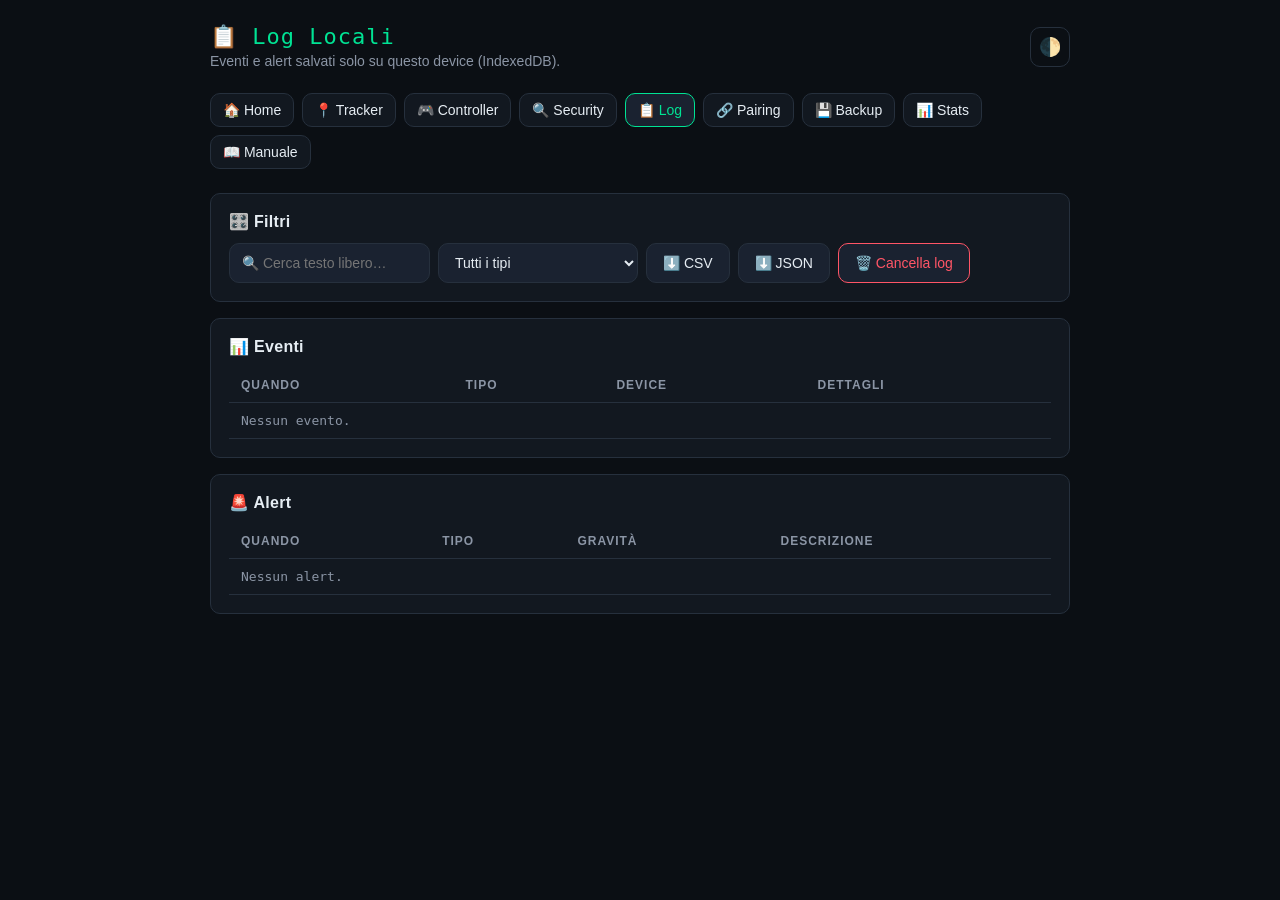
<file: logs.html>
<!DOCTYPE html>
<html lang="it" data-theme="dark">
<head>
  <meta charset="UTF-8" />
  <meta name="viewport" content="width=device-width, initial-scale=1, viewport-fit=cover"/>
  <title>MyDeviceGuard – Log Locali</title>
  <meta name="theme-color" content="#0b0f14" />
  <link rel="manifest" href="manifest.json" />
  <link rel="icon" href="icon/mydeviceguard-192.png" />
  <link rel="stylesheet" href="css/style.css" />
</head>
<body>
  <div class="wrap">
    <div class="header">
      <div>
        <div class="logo">📋 Log Locali</div>
        <div class="sub">Eventi e alert salvati solo su questo device (IndexedDB).</div>
      </div>
      <button class="icon-btn" onclick="MDG.toggleTheme()" title="Cambia tema">🌓</button>
    </div>

    <div class="nav">
      <a href="index.html">🏠 Home</a>
      <a href="tracker.html">📍 Tracker</a>
      <a href="controller.html">🎮 Controller</a>
      <a href="security.html">🔍 Security</a>
      <a href="logs.html" class="active">📋 Log</a>
      <a href="pairing.html">🔗 Pairing</a>
      <a href="backup.html">💾 Backup</a>
      <a href="stats.html">📊 Stats</a>
      <a href="help.html">📖 Manuale</a>
    </div>

    <div class="card">
      <h2>🎛️ Filtri</h2>
      <div style="display:flex;gap:8px;flex-wrap:wrap">
        <input id="search" type="search" placeholder="🔍 Cerca testo libero…" />
        <select id="typeFilter">
          <option value="">Tutti i tipi</option>
        </select>
        <button class="btn" id="csvBtn">⬇️ CSV</button>
        <button class="btn" id="jsonBtn">⬇️ JSON</button>
        <button class="btn danger" id="clearBtn">🗑️ Cancella log</button>
      </div>
    </div>

    <div class="card">
      <h2>📊 Eventi</h2>
      <table>
        <thead><tr><th>Quando</th><th>Tipo</th><th>Device</th><th>Dettagli</th></tr></thead>
        <tbody id="eventList"><tr><td colspan="4" class="dim">Caricamento…</td></tr></tbody>
      </table>
    </div>

    <div class="card">
      <h2>🚨 Alert</h2>
      <table>
        <thead><tr><th>Quando</th><th>Tipo</th><th>Gravità</th><th>Descrizione</th></tr></thead>
        <tbody id="alertList"><tr><td colspan="4" class="dim">Caricamento…</td></tr></tbody>
      </table>
    </div>
  </div>

  <script src="js/common.js"></script>
  <script src="js/db.js"></script>
  <script>
    let allEvents = [];
    let allAlerts = [];

    function escapeHtml(s) {
      return String(s || '').replace(/[&<>"']/g, c => ({'&':'&amp;','<':'&lt;','>':'&gt;','"':'&quot;',"'":'&#39;'}[c]));
    }

    function sev(s) {
      const map = { ok: 'ok', warn: 'warn', danger: 'danger', info: 'info' };
      return `<span class="badge ${map[s] || 'dim'}">${s || 'info'}</span>`;
    }

    async function load() {
      allEvents = await MDG.db.getAllEvents({ limit: 1000 });
      allAlerts = await MDG.db.getAllAlerts({ limit: 1000 });

      // populate type filter
      const types = Array.from(new Set(allEvents.map(e => e.type))).sort();
      const sel = document.getElementById('typeFilter');
      sel.innerHTML = '<option value="">Tutti i tipi</option>' +
        types.map(t => `<option value="${escapeHtml(t)}">${escapeHtml(t)}</option>`).join('');

      render();
    }

    function render() {
      const q = document.getElementById('search').value.toLowerCase();
      const t = document.getElementById('typeFilter').value;

      const filtered = allEvents.filter(e => {
        if (t && e.type !== t) return false;
        if (q) {
          const s = JSON.stringify(e).toLowerCase();
          if (!s.includes(q)) return false;
        }
        return true;
      });

      const tbody = document.getElementById('eventList');
      if (!filtered.length) {
        tbody.innerHTML = '<tr><td colspan="4" class="dim">Nessun evento.</td></tr>';
      } else {
        tbody.innerHTML = filtered.slice(0, 200).map(e => {
          const details = [];
          if (e.durationMs) details.push(Math.round(e.durationMs/1000) + 's');
          if (e.summary) details.push(JSON.stringify(e.summary));
          if (e.count !== undefined) details.push(e.count + ' item');
          if (e.peer) details.push('peer:' + e.peer.slice(0,8));
          return `
            <tr>
              <td>${MDG.fmtDate(e.ts)}</td>
              <td><span class="badge info">${escapeHtml(e.type)}</span></td>
              <td>${escapeHtml(e.deviceName || '—')}</td>
              <td>${escapeHtml(details.join(' · '))}</td>
            </tr>
          `;
        }).join('');
      }

      const atbody = document.getElementById('alertList');
      if (!allAlerts.length) {
        atbody.innerHTML = '<tr><td colspan="4" class="dim">Nessun alert.</td></tr>';
      } else {
        atbody.innerHTML = allAlerts.slice(0, 200).map(a => `
          <tr>
            <td>${MDG.fmtDate(a.ts)}</td>
            <td>${escapeHtml(a.type)}</td>
            <td>${sev(a.severity)}</td>
            <td>${escapeHtml(a.description || '')}</td>
          </tr>
        `).join('');
      }
    }

    document.getElementById('search').addEventListener('input', render);
    document.getElementById('typeFilter').addEventListener('change', render);

    document.getElementById('csvBtn').onclick = () => {
      const rows = [['ts','type','deviceName','deviceKind','details']];
      allEvents.forEach(e => rows.push([
        new Date(e.ts).toISOString(),
        e.type || '',
        e.deviceName || '',
        e.deviceKind || '',
        JSON.stringify(e).replace(/"/g, '""')
      ]));
      const csv = rows.map(r => r.map(f => `"${String(f).replace(/"/g,'""')}"`).join(',')).join('\r\n');
      download('mydeviceguard-events.csv', csv, 'text/csv;charset=utf-8');
    };

    document.getElementById('jsonBtn').onclick = () => {
      const out = { exportedAt: new Date().toISOString(), events: allEvents, alerts: allAlerts };
      download('mydeviceguard-export.json', JSON.stringify(out, null, 2), 'application/json');
    };

    document.getElementById('clearBtn').onclick = async () => {
      if (!confirm('Cancellare TUTTI gli eventi e alert locali? Azione non reversibile.')) return;
      await MDG.db.clearEvents();
      await MDG.db.clearAlerts();
      MDG.toast('Log cancellati');
      load();
    };

    function download(name, content, type) {
      const blob = new Blob([content], { type });
      const url = URL.createObjectURL(blob);
      const a = document.createElement('a');
      a.href = url; a.download = name; a.click();
      URL.revokeObjectURL(url);
    }

    load();
  </script>
</body>
</html>
</file>
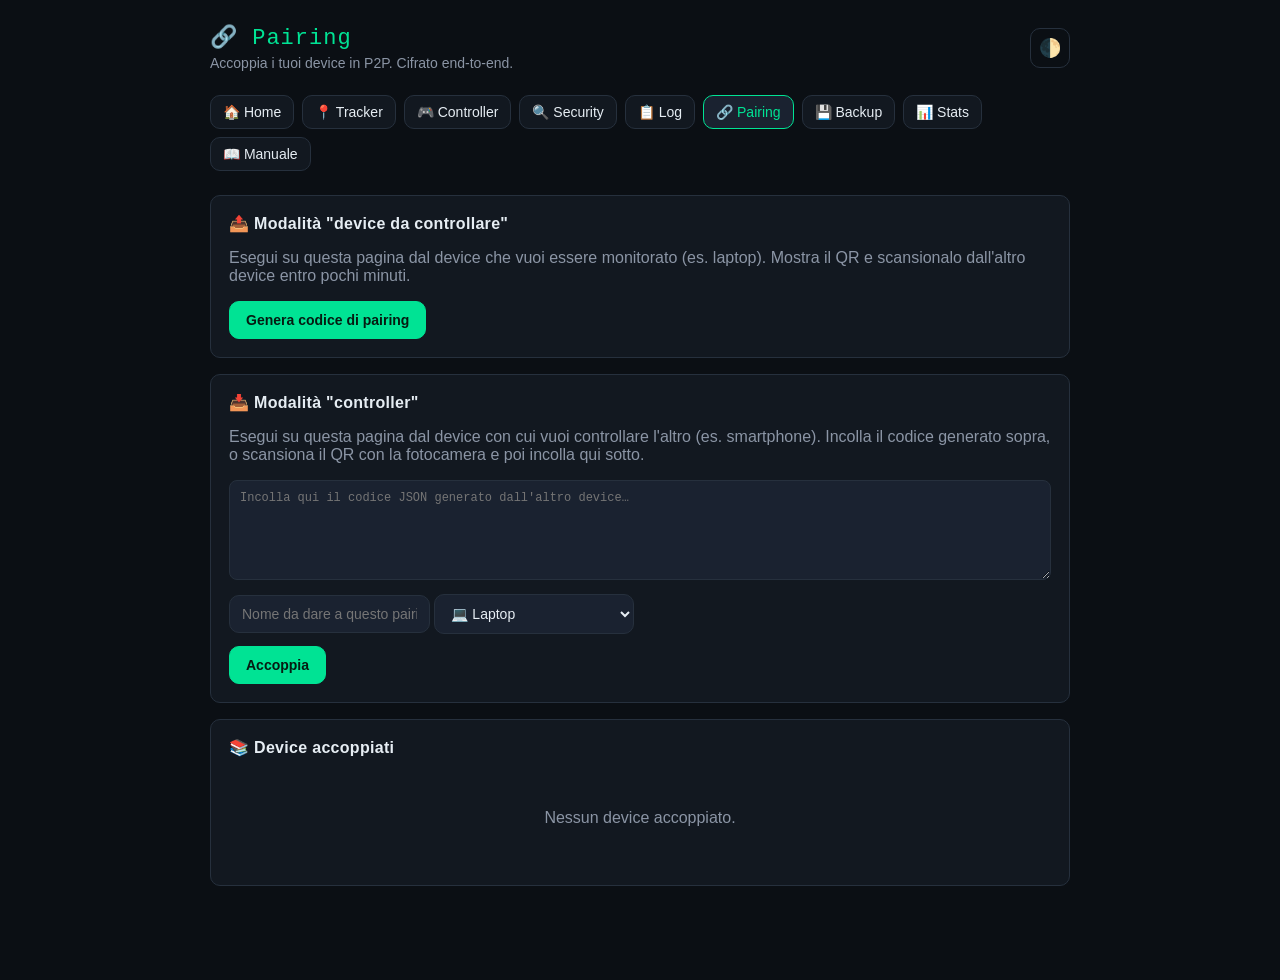
<file: pairing.html>
<!DOCTYPE html>
<html lang="it" data-theme="dark">
<head>
  <meta charset="UTF-8" />
  <meta name="viewport" content="width=device-width, initial-scale=1, viewport-fit=cover"/>
  <title>MyDeviceGuard – Pairing</title>
  <meta name="theme-color" content="#0b0f14" />
  <link rel="manifest" href="manifest.json" />
  <link rel="icon" href="icon/mydeviceguard-192.png" />
  <link rel="stylesheet" href="css/style.css" />
</head>
<body>
  <div class="wrap">
    <div class="header">
      <div>
        <div class="logo">🔗 Pairing</div>
        <div class="sub">Accoppia i tuoi device in P2P. Cifrato end-to-end.</div>
      </div>
      <button class="icon-btn" onclick="MDG.toggleTheme()" title="Cambia tema">🌓</button>
    </div>

    <div class="nav">
      <a href="index.html">🏠 Home</a>
      <a href="tracker.html">📍 Tracker</a>
      <a href="controller.html">🎮 Controller</a>
      <a href="security.html">🔍 Security</a>
      <a href="logs.html">📋 Log</a>
      <a href="pairing.html" class="active">🔗 Pairing</a>
      <a href="backup.html">💾 Backup</a>
      <a href="stats.html">📊 Stats</a>
      <a href="help.html">📖 Manuale</a>
    </div>

    <div class="card">
      <h2>📤 Modalità "device da controllare"</h2>
      <p class="dim">Esegui su questa pagina dal device che vuoi essere monitorato (es. laptop). Mostra il QR e scansionalo dall'altro device entro pochi minuti.</p>
      <div class="btn-row">
        <button class="btn primary" id="genBtn">Genera codice di pairing</button>
      </div>
      <div id="qrWrap" style="display:none;margin-top:16px">
        <div id="qrContainer"></div>
        <div id="qrError" class="small" style="display:none;color:var(--warn);margin-top:8px"></div>
        <div style="margin-top:12px" class="small dim">Oppure copia manualmente questo codice:</div>
        <textarea id="codeText" readonly style="width:100%;height:80px;margin-top:6px;background:var(--panel-2);color:var(--text);border:1px solid var(--border);border-radius:8px;padding:10px;font-family:var(--mono);font-size:12px"></textarea>
        <div class="btn-row">
          <button class="btn" id="copyBtn">📋 Copia</button>
          <button class="btn danger" id="cancelBtn">Annulla</button>
        </div>
        <div class="kv"><span class="k">Stato</span><span class="v" id="genStatus"><span class="badge warn">in attesa…</span></span></div>
      </div>
    </div>

    <div class="card">
      <h2>📥 Modalità "controller"</h2>
      <p class="dim">Esegui su questa pagina dal device con cui vuoi controllare l'altro (es. smartphone). Incolla il codice generato sopra, o scansiona il QR con la fotocamera e poi incolla qui sotto.</p>
      <textarea id="pasteCode" placeholder="Incolla qui il codice JSON generato dall'altro device…" style="width:100%;height:100px;background:var(--panel-2);color:var(--text);border:1px solid var(--border);border-radius:8px;padding:10px;font-family:var(--mono);font-size:12px"></textarea>
      <div style="margin-top:10px">
        <input id="peerName" type="text" placeholder="Nome da dare a questo pairing (es. MacBook di casa)" />
        <select id="peerKind">
          <option value="laptop">💻 Laptop</option>
          <option value="desktop">🖥️ Desktop</option>
          <option value="smartphone">📱 Smartphone</option>
          <option value="tablet">📱 Tablet</option>
          <option value="other">🧩 Altro</option>
        </select>
      </div>
      <div class="btn-row">
        <button class="btn primary" id="pairBtn">Accoppia</button>
      </div>
    </div>

    <div class="card">
      <h2>📚 Device accoppiati</h2>
      <div id="peerList"></div>
    </div>
  </div>

  <script src="js/common.js"></script>
  <script src="js/db.js"></script>
  <script src="js/peer.js"></script>
  <script src="js/notifications.js"></script>
  <script src="js/security.js"></script>
  <!-- Libreria QR locale (Kazuhiko Arase, MIT) - nessuna dipendenza da CDN -->
  <script src="js/qrcode.js"></script>
  <script>
    const genBtn = document.getElementById('genBtn');
    const qrWrap = document.getElementById('qrWrap');
    const qrContainer = document.getElementById('qrContainer');
    const qrError = document.getElementById('qrError');
    const codeText = document.getElementById('codeText');
    const genStatus = document.getElementById('genStatus');

    let host = null;
    let currentCode = null;

    // ---------- Base64URL helpers (per hash URL sicuro) ----------
    function b64urlEncode(s) {
      return btoa(unescape(encodeURIComponent(s)))
        .replace(/\+/g, '-').replace(/\//g, '_').replace(/=+$/, '');
    }
    function b64urlDecode(s) {
      s = s.replace(/-/g, '+').replace(/_/g, '/');
      while (s.length % 4) s += '=';
      return decodeURIComponent(escape(atob(s)));
    }

    // Costruisce l'URL assoluto della pagina pairing con il codice in hash.
    // Uso l'hash (#) e non la query (?) perché il browser NON lo invia al server,
    // quindi il codice non finisce nei log HTTP.
    function buildPairingURL(jsonCode) {
      const origin = window.location.origin;
      const path = window.location.pathname;
      return origin + path + '#code=' + b64urlEncode(jsonCode);
    }

    // ---------- Renderer QR ----------
    function renderQR(text) {
      qrContainer.innerHTML = '';
      qrError.style.display = 'none';

      if (typeof qrcode !== 'function') {
        qrError.textContent = '⚠️ Libreria QR non caricata. Usa il codice qui sotto via copia/incolla.';
        qrError.style.display = 'block';
        return;
      }
      try {
        // Il QR contiene un URL, non il JSON nudo.
        // Così dall'iPhone la Fotocamera mostra un link tappabile che apre
        // direttamente la PWA con il codice di pairing pre-compilato.
        const url = buildPairingURL(text);
        // QR versione auto (0), error correction L (payload più grande = QR più denso).
        // Per URL medio-lungo con correzione L stiamo comodi.
        const qr = qrcode(0, 'L');
        qr.addData(url);
        qr.make();
        qrContainer.innerHTML = qr.createSvgTag({ cellSize: 5, margin: 2, scalable: true });
        const svg = qrContainer.querySelector('svg');
        if (svg) {
          svg.style.width = '280px';
          svg.style.height = '280px';
          svg.style.maxWidth = '100%';
        }
      } catch (e) {
        qrError.textContent = '⚠️ Errore disegno QR: ' + (e.message || e) + '. Usa il codice qui sotto.';
        qrError.style.display = 'block';
      }
    }

    genBtn.onclick = async () => {
      genBtn.disabled = true;
      genStatus.innerHTML = '<span class="badge warn">inizializzazione P2P…</span>';
      try {
        host = await MDG.peer.hostAsTracker({
          onStatus: s => {
            if (s.state === 'ready') {
              currentCode = JSON.stringify({
                v: 1,
                peerId: s.peerId,
                key: s.key,
                name: MDG.getDeviceName() || 'Device',
                kind: MDG.getDeviceKind()
              });
              codeText.value = currentCode;
              qrWrap.style.display = 'block';
              genStatus.innerHTML = '<span class="badge ok">pronto – scansiona dal controller</span>';
              renderQR(currentCode);
            } else if (s.state === 'error') {
              genStatus.innerHTML = '<span class="badge danger">errore: ' + s.error + '</span>';
              genBtn.disabled = false;
            }
          },
          onIncoming: conn => {
            conn.onOpen = () => {
              genStatus.innerHTML = '<span class="badge ok">controller connesso ✓</span>';
              MDG.toast('🔗 Pairing completato');
              MDG.db.addEvent({
                type: 'controller_connected',
                deviceId: MDG.getOrCreateDeviceId(),
                deviceName: MDG.getDeviceName(),
                peer: conn.peer
              });
            };
            conn.onMessage = async msg => {
              if (msg.cmd === 'get_status') {
                conn.send({
                  type: 'status',
                  deviceId: MDG.getOrCreateDeviceId(),
                  deviceName: MDG.getDeviceName(),
                  deviceKind: MDG.getDeviceKind(),
                  userAgent: navigator.userAgent,
                  ts: Date.now()
                });
              } else if (msg.cmd === 'get_logs') {
                const events = await MDG.db.getAllEvents({ limit: 100 });
                const alerts = await MDG.db.getAllAlerts({ limit: 100 });
                const mine = events.filter(e => e.deviceId === MDG.getOrCreateDeviceId());
                conn.send({ type: 'logs', events: mine, alerts, ts: Date.now() });
              } else if (msg.cmd === 'run_audit') {
                // Security module caricato su questa pagina? se sì lo usa, altrimenti fallback minimo
                if (window.MDG && MDG.security && MDG.security.runAudit) {
                  const results = await MDG.security.runAudit();
                  conn.send({ type: 'audit', results, ts: Date.now() });
                } else {
                  conn.send({ type: 'audit', results: [{
                    key: 'nosec', label: 'Audit', status: 'warn',
                    value: 'Modulo security non caricato su questa pagina',
                    hint: 'Apri tracker.html o security.html sul device per l\'audit completo.'
                  }], ts: Date.now() });
                }
              }
            };
          }
        });
      } catch (e) {
        genStatus.innerHTML = '<span class="badge danger">errore: ' + (e.message || e) + '</span>';
        genBtn.disabled = false;
      }
    };

    document.getElementById('copyBtn').onclick = () => {
      codeText.select();
      navigator.clipboard.writeText(codeText.value).then(() => MDG.toast('Copiato'));
    };

    document.getElementById('cancelBtn').onclick = () => {
      if (host) { host.close(); host = null; }
      qrWrap.style.display = 'none';
      genBtn.disabled = false;
    };

    // ---------- PAIR FROM CODE ----------
    document.getElementById('pairBtn').onclick = async () => {
      const raw = document.getElementById('pasteCode').value.trim();
      if (!raw) { MDG.toast('Incolla il codice'); return; }
      let data;
      try { data = JSON.parse(raw); }
      catch (e) { MDG.toast('Codice non valido'); return; }
      if (!data.peerId || !data.key) { MDG.toast('Codice incompleto'); return; }

      const name = document.getElementById('peerName').value.trim() || data.name || 'Device';
      const kind = document.getElementById('peerKind').value || data.kind || 'other';

      MDG.toast('Tentativo di connessione…');
      try {
        const conn = await MDG.peer.connectAsController({
          peerId: data.peerId,
          keyB64: data.key,
          onOpen: () => MDG.toast('Canale aperto – salvo pairing'),
          onMessage: () => {},
          onError: e => MDG.toast('Errore: ' + (e.message || e))
        });
        conn.send({ cmd: 'get_status' });

        await MDG.db.savePeer({
          peerId: data.peerId,
          key: data.key,
          name, kind,
          addedAt: Date.now()
        });
        await MDG.db.addEvent({ type: 'peer_paired', deviceId: MDG.getOrCreateDeviceId(), peer: data.peerId, peerName: name });
        MDG.toast('✅ Device accoppiato');
        document.getElementById('pasteCode').value = '';
        document.getElementById('peerName').value = '';
        renderList();
        setTimeout(() => conn.close(), 1500);
      } catch (e) {
        MDG.toast('Impossibile connettersi: ' + (e.message || e));
      }
    };

    // ---------- LISTA ----------
    async function renderList() {
      const peers = await MDG.db.getAllPeers();
      const el = document.getElementById('peerList');
      if (!peers.length) { el.innerHTML = '<div class="empty">Nessun device accoppiato.</div>'; return; }
      el.innerHTML = peers.map(p => `
        <div class="kv">
          <span class="k">${escapeHtml(p.name)} <span class="badge dim">${escapeHtml(p.kind)}</span></span>
          <span class="v small mono">${escapeHtml(p.peerId)} <button class="btn danger" data-rm="${escapeHtml(p.peerId)}" style="padding:4px 10px;margin-left:8px">×</button></span>
        </div>
      `).join('');
      el.querySelectorAll('[data-rm]').forEach(b => b.onclick = async () => {
        if (!confirm('Rimuovere pairing?')) return;
        await MDG.db.deletePeer(b.dataset.rm);
        renderList();
      });
    }
    function escapeHtml(s) {
      return String(s || '').replace(/[&<>"']/g, c => ({'&':'&amp;','<':'&lt;','>':'&gt;','"':'&quot;',"'":'&#39;'}[c]));
    }
    renderList();

    // ---------- RILEVAMENTO MODALITÀ DI APERTURA ----------
    // Capisco se la pagina è in modalità PWA installata (standalone) o in browser normale.
    // Servirà per suggerire all'utente di passare alla PWA installata se ce l'ha.
    function isStandalone() {
      return window.matchMedia && window.matchMedia('(display-mode: standalone)').matches
        || window.navigator.standalone === true;
    }

    // ---------- AUTO-FILL DA URL HASH + AUTO-PAIR ----------
    // Quando la pagina è aperta da un link QR tipo pairing.html#code=BASE64URL(...)
    // decodifichiamo il codice, lo mettiamo nel box e mostriamo un banner con
    // bottone "Accoppia ora". L'utente completa in 1 tap.
    (function autofillFromHash() {
      const hash = window.location.hash || '';
      if (!hash.startsWith('#code=')) return;

      let data, decoded;
      try {
        const encoded = hash.slice('#code='.length);
        decoded = b64urlDecode(encoded);
        data = JSON.parse(decoded);
        if (!data.peerId || !data.key) throw new Error('codice incompleto');
      } catch (e) {
        MDG.toast('Link pairing non valido');
        return;
      }

      // Precompila i campi della modalità controller
      const pasteBox = document.getElementById('pasteCode');
      pasteBox.value = decoded;
      if (data.name) document.getElementById('peerName').value = data.name;
      if (data.kind) document.getElementById('peerKind').value = data.kind;

      // Banner verde con bottone Accoppia subito e suggerimenti
      const controllerCard = pasteBox.closest('.card');
      const banner = document.createElement('div');
      banner.className = 'card';
      banner.style.background = 'rgba(0,227,148,0.12)';
      banner.style.borderColor = 'var(--accent)';

      const standaloneHint = isStandalone()
        ? ''
        : `<p class="small dim" style="margin-top:8px">
             💡 Suggerimento: se hai già installato <strong>MyDeviceGuard</strong> come app sul device,
             aprila da lì e incolla il codice (bottone Copia qui sotto) per mantenere i pairing
             sempre nella stessa app. Altrimenti questo pairing resterà in questo browser.
           </p>`;

      banner.innerHTML = `
        <h2>📲 Codice di pairing ricevuto</h2>
        <p class="dim">Ti vuoi accoppiare con <strong>${escapeHtml(data.name || 'device')}</strong> (${escapeHtml(data.kind || 'device')}).</p>
        <div class="btn-row">
          <button class="btn primary" id="autoPairBtn">✅ Accoppia ora</button>
          <button class="btn" id="autoCopyBtn">📋 Copia codice</button>
        </div>
        ${standaloneHint}
      `;
      controllerCard.parentNode.insertBefore(banner, controllerCard);
      banner.scrollIntoView({ behavior: 'smooth', block: 'start' });

      // "Accoppia ora" → stesso flusso del bottone manuale ma diretto
      banner.querySelector('#autoPairBtn').onclick = () => {
        document.getElementById('pairBtn').click();
      };

      // "Copia codice" → mette in clipboard per incollare nella PWA installata
      banner.querySelector('#autoCopyBtn').onclick = () => {
        navigator.clipboard.writeText(decoded).then(() => {
          MDG.toast('Codice copiato – ora apri la tua PWA e incolla');
        }).catch(() => {
          pasteBox.select();
          document.execCommand && document.execCommand('copy');
          MDG.toast('Codice copiato');
        });
      };

      // Pulisco l'hash dall'URL per non lasciarlo in cronologia / condivisione
      history.replaceState(null, '', window.location.pathname);

      MDG.toast('Codice di pairing ricevuto');
    })();

    window.addEventListener('beforeunload', () => { if (host) host.close(); });
  </script>
</body>
</html>
</file>
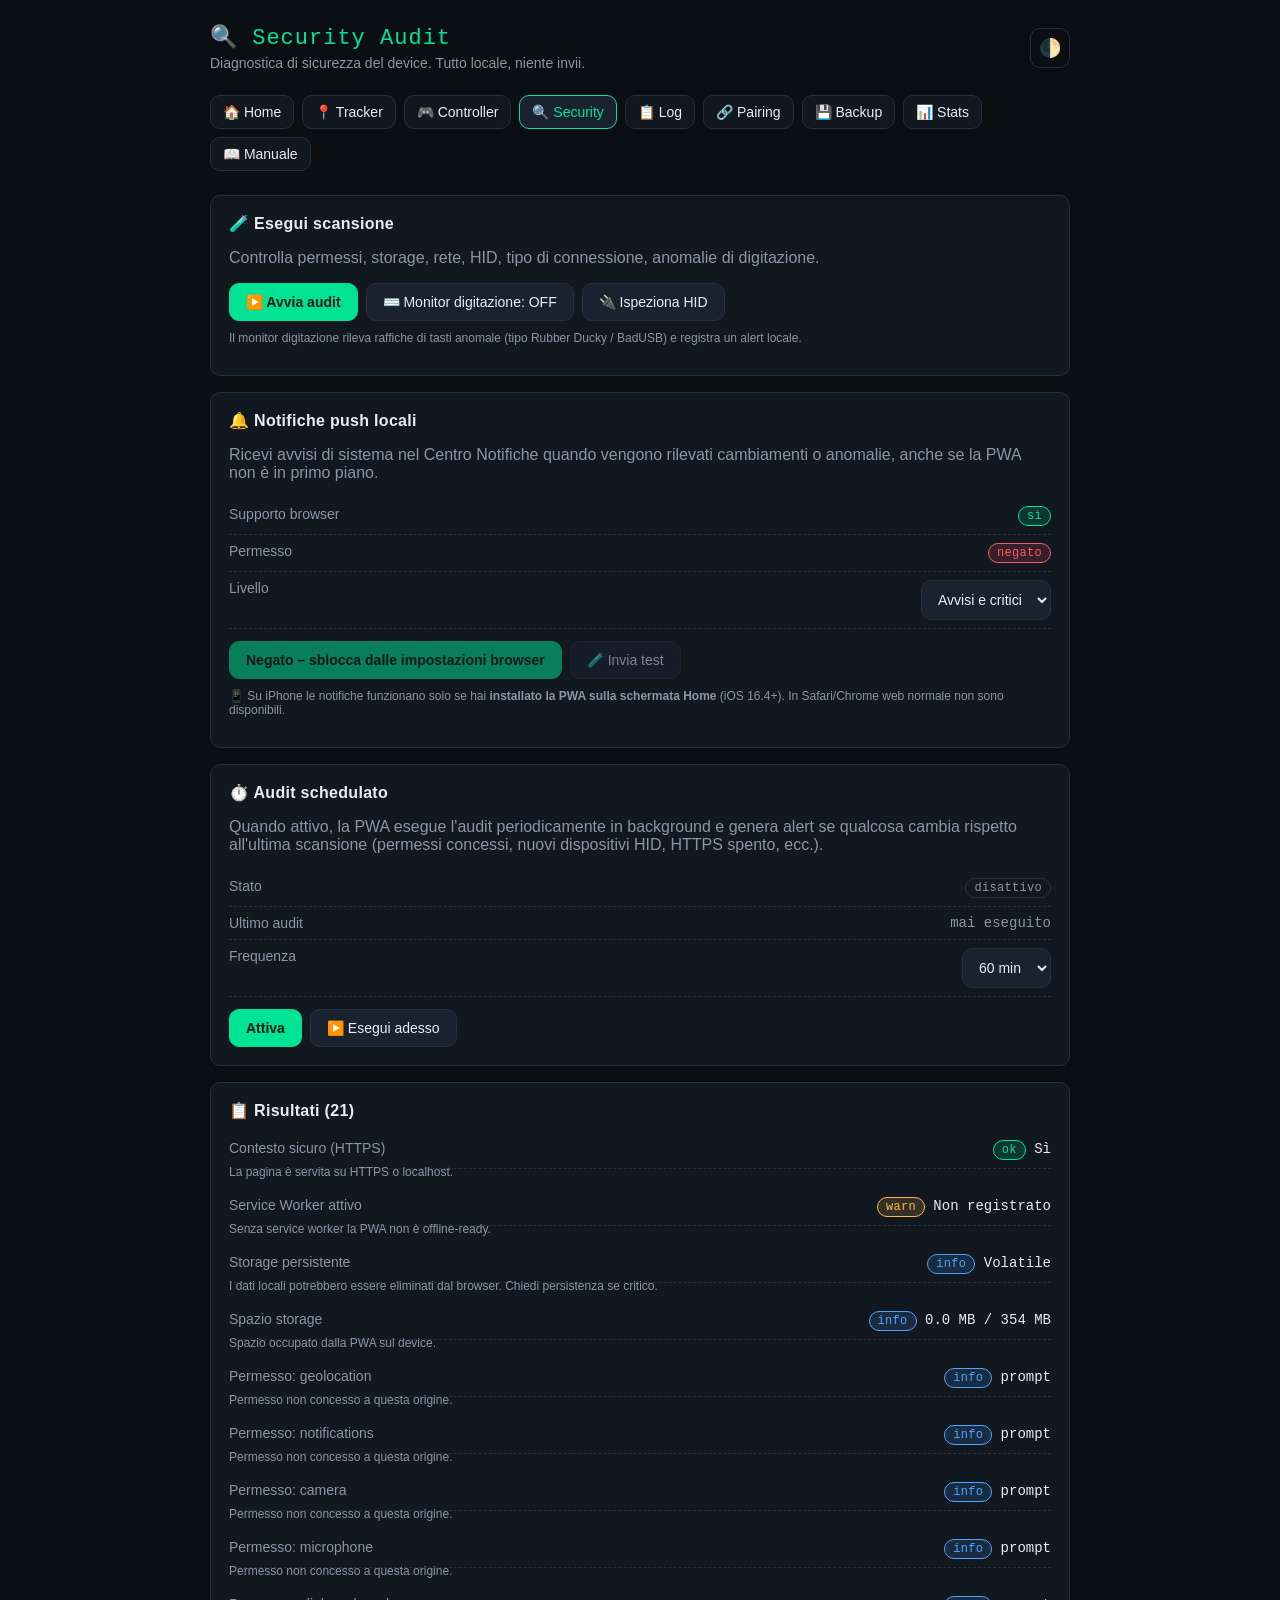
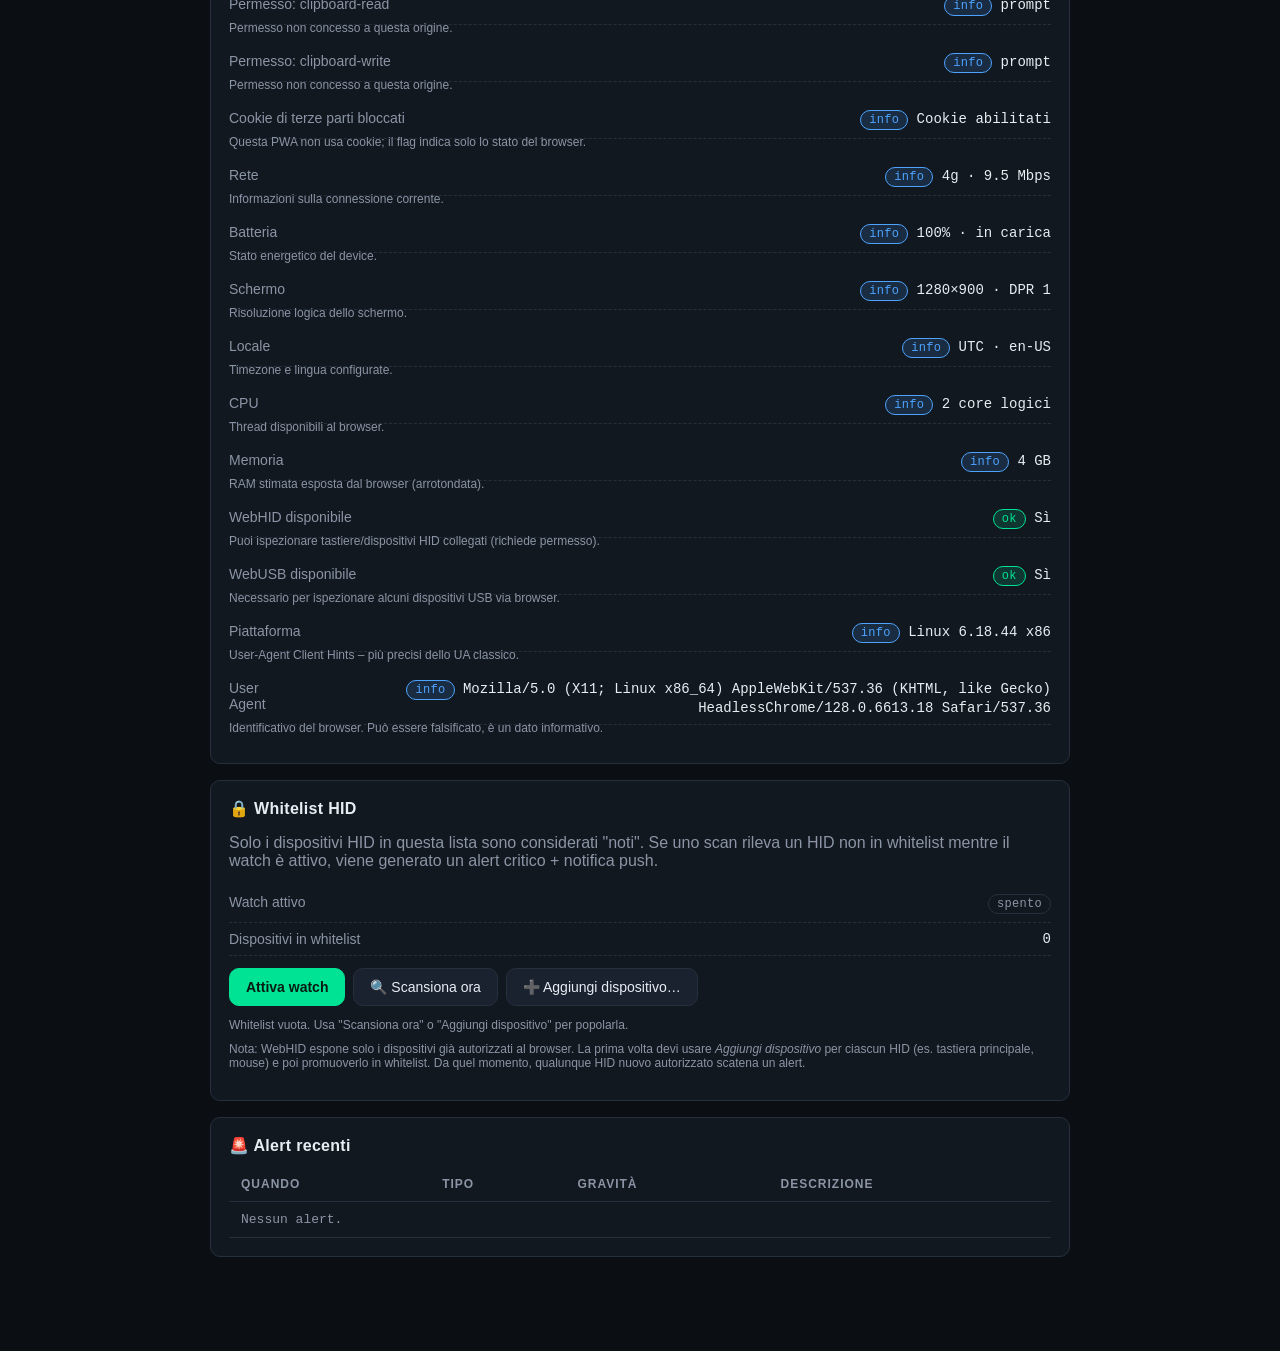
<file: security.html>
<!DOCTYPE html>
<html lang="it" data-theme="dark">
<head>
  <meta charset="UTF-8" />
  <meta name="viewport" content="width=device-width, initial-scale=1, viewport-fit=cover"/>
  <title>MyDeviceGuard – Security Audit</title>
  <meta name="theme-color" content="#0b0f14" />
  <link rel="manifest" href="manifest.json" />
  <link rel="icon" href="icon/mydeviceguard-192.png" />
  <link rel="stylesheet" href="css/style.css" />
</head>
<body>
  <div class="wrap">
    <div class="header">
      <div>
        <div class="logo">🔍 Security Audit</div>
        <div class="sub">Diagnostica di sicurezza del device. Tutto locale, niente invii.</div>
      </div>
      <button class="icon-btn" onclick="MDG.toggleTheme()" title="Cambia tema">🌓</button>
    </div>

    <div class="nav">
      <a href="index.html">🏠 Home</a>
      <a href="tracker.html">📍 Tracker</a>
      <a href="controller.html">🎮 Controller</a>
      <a href="security.html" class="active">🔍 Security</a>
      <a href="logs.html">📋 Log</a>
      <a href="pairing.html">🔗 Pairing</a>
      <a href="backup.html">💾 Backup</a>
      <a href="stats.html">📊 Stats</a>
      <a href="help.html">📖 Manuale</a>
    </div>

    <div class="card">
      <h2>🧪 Esegui scansione</h2>
      <p class="dim">Controlla permessi, storage, rete, HID, tipo di connessione, anomalie di digitazione.</p>
      <div class="btn-row">
        <button class="btn primary" id="runBtn">▶️ Avvia audit</button>
        <button class="btn" id="typingBtn">⌨️ Monitor digitazione: OFF</button>
        <button class="btn" id="hidBtn">🔌 Ispeziona HID</button>
      </div>
      <p class="small dim" style="margin-top:10px">
        Il monitor digitazione rileva raffiche di tasti anomale (tipo Rubber Ducky / BadUSB) e registra un alert locale.
      </p>
    </div>

    <div class="card">
      <h2>🔔 Notifiche push locali</h2>
      <p class="dim">Ricevi avvisi di sistema nel Centro Notifiche quando vengono rilevati cambiamenti o anomalie, anche se la PWA non è in primo piano.</p>
      <div class="kv"><span class="k">Supporto browser</span><span class="v" id="notifSupport">–</span></div>
      <div class="kv"><span class="k">Permesso</span><span class="v" id="notifPerm">–</span></div>
      <div class="kv"><span class="k">Livello</span><span class="v">
        <select id="notifLevel" style="min-width:auto">
          <option value="off">Nessuna</option>
          <option value="danger">Solo critici</option>
          <option value="warn">Avvisi e critici</option>
          <option value="all">Tutte</option>
        </select>
      </span></div>
      <div class="btn-row">
        <button class="btn primary" id="notifRequestBtn">Abilita notifiche</button>
        <button class="btn" id="notifTestBtn">🧪 Invia test</button>
      </div>
      <p class="small dim" style="margin-top:10px">
        📱 Su iPhone le notifiche funzionano solo se hai <strong>installato la PWA sulla schermata Home</strong> (iOS 16.4+). In Safari/Chrome web normale non sono disponibili.
      </p>
    </div>

    <div class="card">
      <h2>⏱️ Audit schedulato</h2>
      <p class="dim">Quando attivo, la PWA esegue l'audit periodicamente in background e genera alert se qualcosa cambia rispetto all'ultima scansione (permessi concessi, nuovi dispositivi HID, HTTPS spento, ecc.).</p>
      <div class="kv"><span class="k">Stato</span><span class="v" id="schedState"><span class="badge dim">disattivo</span></span></div>
      <div class="kv"><span class="k">Ultimo audit</span><span class="v" id="schedLast">–</span></div>
      <div class="kv"><span class="k">Frequenza</span><span class="v">
        <select id="schedInterval" style="min-width:auto">
          <option value="15">15 min</option>
          <option value="30">30 min</option>
          <option value="60">60 min</option>
          <option value="180">3 ore</option>
          <option value="360">6 ore</option>
          <option value="720">12 ore</option>
        </select>
      </span></div>
      <div class="btn-row">
        <button class="btn primary" id="schedToggle">Attiva</button>
        <button class="btn" id="schedRunNow">▶️ Esegui adesso</button>
      </div>
    </div>

    <div id="resultGrid"></div>

    <div class="card" id="hidCard" style="display:none">
      <h2>🔌 Dispositivi HID rilevati</h2>
      <table>
        <thead><tr><th>Nome</th><th>ID (VID:PID)</th><th>Stato</th><th>Azioni</th></tr></thead>
        <tbody id="hidList"></tbody>
      </table>
    </div>

    <div class="card">
      <h2>🔒 Whitelist HID</h2>
      <p class="dim">Solo i dispositivi HID in questa lista sono considerati "noti". Se uno scan rileva un HID non in whitelist mentre il watch è attivo, viene generato un alert critico + notifica push.</p>
      <div class="kv"><span class="k">Watch attivo</span><span class="v" id="hidWatchState"><span class="badge dim">spento</span></span></div>
      <div class="kv"><span class="k">Dispositivi in whitelist</span><span class="v" id="hidWhitelistCount">0</span></div>
      <div class="btn-row">
        <button class="btn primary" id="hidWatchToggle">Attiva watch</button>
        <button class="btn" id="hidScanNow">🔍 Scansiona ora</button>
        <button class="btn" id="hidRequestDevice">➕ Aggiungi dispositivo…</button>
      </div>
      <div id="hidWhitelistList" style="margin-top:12px"></div>
      <p class="small dim" style="margin-top:10px">
        Nota: WebHID espone solo i dispositivi già autorizzati al browser. La prima volta devi usare <em>Aggiungi dispositivo</em> per ciascun HID (es. tastiera principale, mouse) e poi promuoverlo in whitelist. Da quel momento, qualunque HID nuovo autorizzato scatena un alert.
      </p>
    </div>

    <div class="card">
      <h2>🚨 Alert recenti</h2>
      <table>
        <thead><tr><th>Quando</th><th>Tipo</th><th>Gravità</th><th>Descrizione</th></tr></thead>
        <tbody id="alertList"><tr><td colspan="4" class="dim">Nessun alert.</td></tr></tbody>
      </table>
    </div>
  </div>

  <script src="js/common.js"></script>
  <script src="js/db.js"></script>
  <script src="js/notifications.js"></script>
  <script src="js/security.js"></script>
  <script>
    const runBtn = document.getElementById('runBtn');
    const typingBtn = document.getElementById('typingBtn');
    const hidBtn = document.getElementById('hidBtn');
    const grid = document.getElementById('resultGrid');

    function statusBadge(s) {
      const map = { ok: 'ok', warn: 'warn', danger: 'danger', info: 'info' };
      return `<span class="badge ${map[s] || 'dim'}">${s}</span>`;
    }

    async function renderAudit() {
      grid.innerHTML = '<div class="card dim">Scansione in corso…</div>';
      const res = await MDG.security.runAudit();
      await MDG.db.addEvent({
        type: 'security_audit',
        deviceId: MDG.getOrCreateDeviceId(),
        deviceName: MDG.getDeviceName(),
        summary: {
          total: res.length,
          warn: res.filter(r => r.status === 'warn').length,
          danger: res.filter(r => r.status === 'danger').length
        }
      });
      grid.innerHTML = `
        <div class="card">
          <h2>📋 Risultati (${res.length})</h2>
          ${res.map(r => `
            <div class="kv">
              <span class="k">${r.label}</span>
              <span class="v">${statusBadge(r.status)} ${escapeHtml(r.value || '')}</span>
            </div>
            <div class="small dim" style="margin: -4px 0 10px">${escapeHtml(r.hint || '')}</div>
          `).join('')}
        </div>
      `;
    }

    function escapeHtml(s) {
      return String(s || '').replace(/[&<>"']/g, c => ({'&':'&amp;','<':'&lt;','>':'&gt;','"':'&quot;',"'":'&#39;'}[c]));
    }

    runBtn.onclick = renderAudit;

    // ---------- Typing watcher toggle ----------
    let typingOn = false;
    typingBtn.onclick = () => {
      if (typingOn) {
        MDG.security.stopTypingWatcher();
        typingOn = false;
        typingBtn.textContent = '⌨️ Monitor digitazione: OFF';
      } else {
        MDG.security.startTypingWatcher();
        typingOn = true;
        typingBtn.textContent = '⌨️ Monitor digitazione: ON';
        MDG.toast('Monitor attivo – digita rapidamente per testare');
      }
    };

    // ---------- HID scan (usa whitelist) ----------
    async function renderHidList(devices) {
      const card = document.getElementById('hidCard');
      const list = document.getElementById('hidList');
      card.style.display = 'block';
      if (!devices.length) {
        list.innerHTML = '<tr><td colspan="4" class="dim">Nessun dispositivo HID autorizzato al browser.</td></tr>';
        return;
      }
      list.innerHTML = devices.map(d => {
        const statusBadge = d.isKnown
          ? '<span class="badge ok">nota</span>'
          : '<span class="badge danger">ignota</span>';
        const action = d.isKnown
          ? `<button class="btn danger" data-hid-remove="${escapeHtml(d.id)}" style="padding:4px 10px">Rimuovi</button>`
          : `<button class="btn primary" data-hid-add='${escapeHtml(JSON.stringify({productName:d.productName, vendorId:d.vendorId, productId:d.productId}))}' style="padding:4px 10px">✅ Approva</button>`;
        const name = d.nickname || d.productName || '—';
        return `
          <tr>
            <td>${escapeHtml(name)}</td>
            <td class="mono small">${escapeHtml(d.id)}</td>
            <td>${statusBadge}</td>
            <td>${action}</td>
          </tr>
        `;
      }).join('');
      // Delegation handler
      list.querySelectorAll('[data-hid-add]').forEach(b => b.onclick = async () => {
        const dev = JSON.parse(b.getAttribute('data-hid-add'));
        const nick = prompt('Nome amichevole per questo HID:', dev.productName || '') || dev.productName;
        MDG.security.addToWhitelist(dev, nick);
        MDG.toast('Aggiunto alla whitelist');
        refreshHidAll();
      });
      list.querySelectorAll('[data-hid-remove]').forEach(b => b.onclick = () => {
        if (!confirm('Rimuovere dalla whitelist?')) return;
        MDG.security.removeFromWhitelist(b.getAttribute('data-hid-remove'));
        MDG.toast('Rimosso');
        refreshHidAll();
      });
    }

    async function refreshHidAll() {
      const devices = await MDG.security.scanHidAgainstWhitelist({ notify: false });
      renderHidList(devices);

      // Whitelist pannello
      const wl = MDG.security.getHidWhitelist();
      const keys = Object.keys(wl);
      document.getElementById('hidWhitelistCount').textContent = keys.length;
      const wlEl = document.getElementById('hidWhitelistList');
      if (keys.length === 0) {
        wlEl.innerHTML = '<div class="dim small">Whitelist vuota. Usa "Scansiona ora" o "Aggiungi dispositivo" per popolarla.</div>';
      } else {
        wlEl.innerHTML = keys.map(k => {
          const e = wl[k];
          return `
            <div class="kv">
              <span class="k">${escapeHtml(e.nickname)}</span>
              <span class="v small mono">${escapeHtml(e.id)}
                <button class="btn" data-rename="${escapeHtml(k)}" style="padding:4px 10px;margin-left:8px">✏️</button>
                <button class="btn danger" data-remove="${escapeHtml(k)}" style="padding:4px 10px">×</button>
              </span>
            </div>
          `;
        }).join('');
        wlEl.querySelectorAll('[data-rename]').forEach(b => b.onclick = () => {
          const k = b.getAttribute('data-rename');
          const cur = wl[k].nickname;
          const v = prompt('Nuovo nome:', cur);
          if (v && v.trim()) { MDG.security.renameInWhitelist(k, v.trim()); refreshHidAll(); }
        });
        wlEl.querySelectorAll('[data-remove]').forEach(b => b.onclick = () => {
          if (!confirm('Rimuovere?')) return;
          MDG.security.removeFromWhitelist(b.getAttribute('data-remove'));
          refreshHidAll();
        });
      }

      // Stato watch
      const watchOn = MDG.security.getHidWatchEnabled();
      document.getElementById('hidWatchState').innerHTML = watchOn
        ? '<span class="badge ok">attivo</span>'
        : '<span class="badge dim">spento</span>';
      const btn = document.getElementById('hidWatchToggle');
      btn.textContent = watchOn ? 'Disattiva watch' : 'Attiva watch';
      btn.className = watchOn ? 'btn danger' : 'btn primary';
    }

    hidBtn.onclick = async () => {
      // Il vecchio "Ispeziona HID": se non ci sono HID autorizzati, chiede di selezionarne uno.
      const devices = await MDG.security.listHidDevices();
      if (!devices.length) {
        try {
          await MDG.security.requestHidDevice();
        } catch (e) {
          MDG.toast(e.message || 'HID non disponibile');
          return;
        }
      }
      await refreshHidAll();
      await MDG.db.addEvent({
        type: 'hid_scan',
        deviceId: MDG.getOrCreateDeviceId(),
        deviceName: MDG.getDeviceName(),
        count: (await MDG.security.listHidDevices()).length
      });
    };

    document.getElementById('hidScanNow').onclick = () => refreshHidAll();

    document.getElementById('hidRequestDevice').onclick = async () => {
      try {
        await MDG.security.requestHidDevice();
        MDG.toast('Dispositivo autorizzato – ora puoi approvarlo');
        refreshHidAll();
      } catch (e) {
        MDG.toast('Nessun dispositivo selezionato');
      }
    };

    document.getElementById('hidWatchToggle').onclick = () => {
      const on = MDG.security.getHidWatchEnabled();
      MDG.security.setHidWatchEnabled(!on);
      MDG.toast(!on ? 'Watch HID attivato' : 'Watch HID disattivato');
      refreshHidAll();
    };

    // Popola whitelist UI al caricamento se c'è qualcosa, senza aprire hidCard
    (async () => {
      const wl = MDG.security.getHidWhitelist();
      if (Object.keys(wl).length || MDG.security.getHidWatchEnabled()) {
        await refreshHidAll();
      } else {
        // Almeno inizializza counters della card whitelist
        document.getElementById('hidWhitelistCount').textContent = '0';
        const wlEl = document.getElementById('hidWhitelistList');
        wlEl.innerHTML = '<div class="dim small">Whitelist vuota. Usa "Scansiona ora" o "Aggiungi dispositivo" per popolarla.</div>';
      }
    })();

    // ---------- Alert feed ----------
    async function refreshAlerts() {
      const alerts = await MDG.db.getAllAlerts({ limit: 30 });
      const tbody = document.getElementById('alertList');
      if (!alerts.length) {
        tbody.innerHTML = '<tr><td colspan="4" class="dim">Nessun alert.</td></tr>';
        return;
      }
      tbody.innerHTML = alerts.map(a => `
        <tr>
          <td>${MDG.fmtRelative(a.ts)}</td>
          <td>${escapeHtml(a.type)}</td>
          <td>${statusBadge(a.severity)}</td>
          <td>${escapeHtml(a.description || '')}</td>
        </tr>
      `).join('');
    }
    refreshAlerts();
    setInterval(refreshAlerts, 5000);

    // ---------- Scheduler UI ----------
    const schedState = document.getElementById('schedState');
    const schedLast = document.getElementById('schedLast');
    const schedInterval = document.getElementById('schedInterval');
    const schedToggle = document.getElementById('schedToggle');
    const schedRunNow = document.getElementById('schedRunNow');

    function refreshSchedUI() {
      const on = MDG.security.getAutoEnabled();
      schedState.innerHTML = on ? '<span class="badge ok">attivo</span>' : '<span class="badge dim">disattivo</span>';
      schedToggle.textContent = on ? 'Disattiva' : 'Attiva';
      schedToggle.className = on ? 'btn danger' : 'btn primary';
      schedInterval.value = String(MDG.security.getIntervalMinutes());

      const last = MDG.security.getLastSnapshot();
      if (last && last.ts) {
        const ago = MDG.fmtRelative(last.ts);
        const warn = last.warn || 0, danger = last.danger || 0;
        let badge = '<span class="badge ok">pulito</span>';
        if (danger > 0) badge = `<span class="badge danger">${danger} critici</span>`;
        else if (warn > 0) badge = `<span class="badge warn">${warn} avvisi</span>`;
        schedLast.innerHTML = ago + ' · ' + badge;
      } else {
        schedLast.innerHTML = '<span class="dim">mai eseguito</span>';
      }
    }

    schedToggle.onclick = () => {
      MDG.security.setAutoEnabled(!MDG.security.getAutoEnabled());
      refreshSchedUI();
      MDG.toast(MDG.security.getAutoEnabled() ? 'Audit schedulato attivato' : 'Audit schedulato disattivato');
    };

    schedInterval.onchange = () => {
      MDG.security.setIntervalMinutes(parseInt(schedInterval.value, 10));
      MDG.toast('Frequenza aggiornata');
      refreshSchedUI();
    };

    schedRunNow.onclick = async () => {
      MDG.toast('Audit in corso…');
      const res = await MDG.security.runScheduledAudit();
      refreshSchedUI();
      refreshAlerts();
      if (res && res.changes && res.changes.length) {
        MDG.toast(`${res.changes.length} cambiamenti rilevati – vedi Alert`);
      } else {
        MDG.toast('Audit completato, nessun cambiamento');
      }
    };

    refreshSchedUI();
    setInterval(refreshSchedUI, 30000);

    // ---------- Notifiche push UI ----------
    const notifSupport = document.getElementById('notifSupport');
    const notifPerm = document.getElementById('notifPerm');
    const notifLevel = document.getElementById('notifLevel');
    const notifRequestBtn = document.getElementById('notifRequestBtn');
    const notifTestBtn = document.getElementById('notifTestBtn');

    function refreshNotifUI() {
      const supp = MDG.notifications.isSupported();
      notifSupport.innerHTML = supp
        ? '<span class="badge ok">sì</span>'
        : '<span class="badge danger">non supportato</span>';

      const perm = MDG.notifications.getPermission();
      const permMap = {
        granted: '<span class="badge ok">concesso</span>',
        denied: '<span class="badge danger">negato</span>',
        default: '<span class="badge warn">da richiedere</span>',
        unsupported: '<span class="badge dim">—</span>'
      };
      notifPerm.innerHTML = permMap[perm] || perm;
      notifLevel.value = MDG.notifications.getLevel();

      if (!supp) {
        notifRequestBtn.disabled = true;
        notifTestBtn.disabled = true;
        notifRequestBtn.textContent = 'Non supportato';
      } else if (perm === 'granted') {
        notifRequestBtn.textContent = '✅ Già abilitate';
        notifRequestBtn.disabled = true;
        notifRequestBtn.className = 'btn';
        notifTestBtn.disabled = false;
      } else if (perm === 'denied') {
        notifRequestBtn.textContent = 'Negato – sblocca dalle impostazioni browser';
        notifRequestBtn.disabled = true;
        notifTestBtn.disabled = true;
      } else {
        notifRequestBtn.textContent = 'Abilita notifiche';
        notifRequestBtn.disabled = false;
        notifRequestBtn.className = 'btn primary';
        notifTestBtn.disabled = true;
      }
    }

    notifRequestBtn.onclick = async () => {
      try {
        const r = await MDG.notifications.requestPermission();
        MDG.toast('Permesso: ' + r);
        refreshNotifUI();
      } catch (e) {
        MDG.toast('Errore: ' + (e.message || e));
      }
    };

    notifLevel.onchange = () => {
      MDG.notifications.setLevel(notifLevel.value);
      MDG.toast('Livello notifiche aggiornato');
    };

    notifTestBtn.onclick = async () => {
      if (MDG.notifications.getPermission() !== 'granted') {
        MDG.toast('Prima abilita le notifiche');
        return;
      }
      const ok = await MDG.notifications.notify('🧪 Notifica di test', {
        body: 'Se vedi questa nel Centro Notifiche, il sistema funziona. Tocca per tornare alla PWA.',
        severity: 'warn',
        tag: 'mdg-test',
        data: { url: 'security.html' }
      });
      if (!ok) {
        MDG.toast('Livello corrente filtra questa severity – alza il livello o cambialo');
      } else {
        MDG.toast('Notifica inviata');
      }
    };

    refreshNotifUI();
    // Quando la pagina torna visibile, rileggi lo stato permesso (potrebbe essere cambiato dalle impostazioni browser)
    document.addEventListener('visibilitychange', () => {
      if (document.visibilityState === 'visible') refreshNotifUI();
    });

    // run automatico all'apertura
    renderAudit();
  </script>
</body>
</html>
</file>
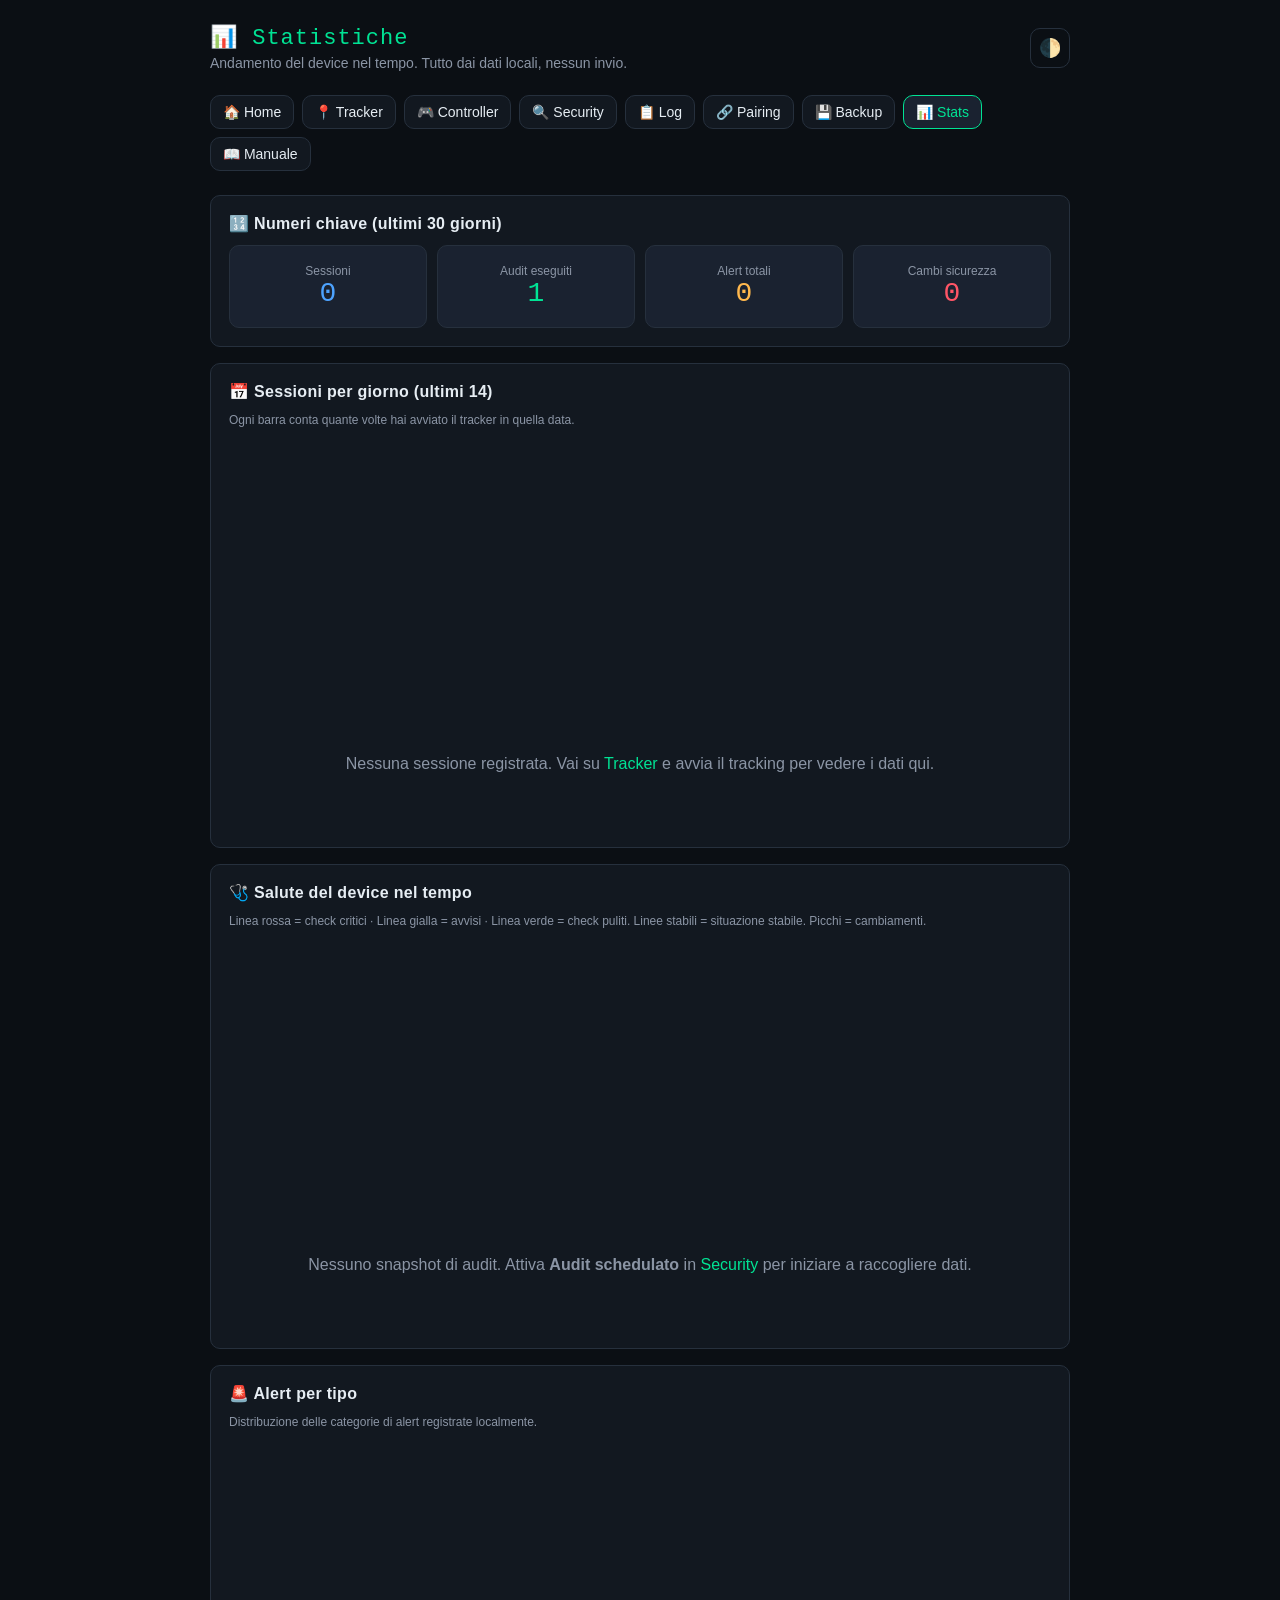
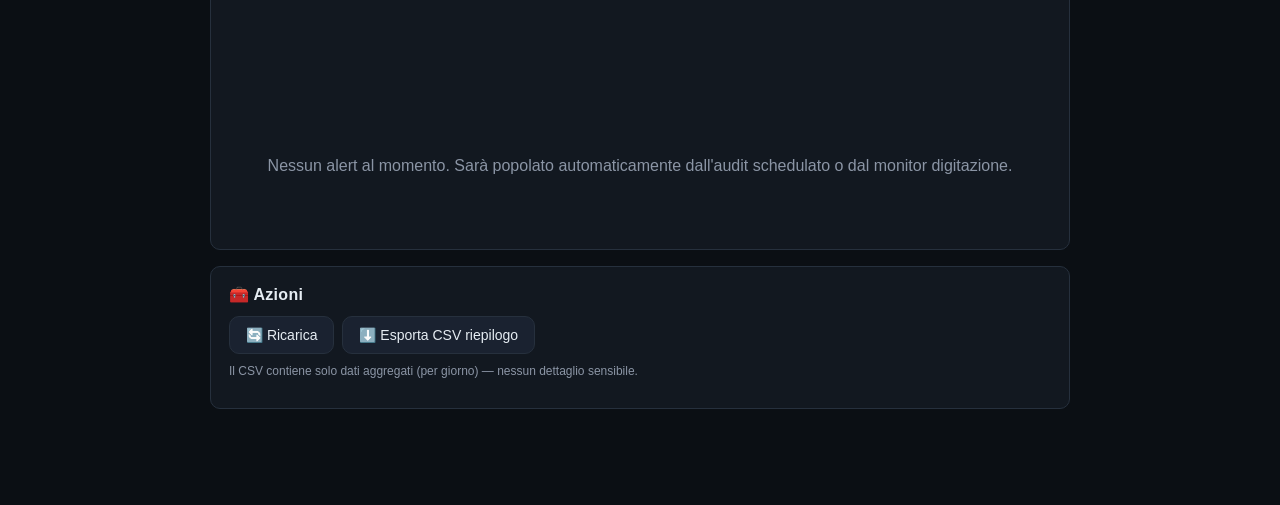
<file: stats.html>
<!DOCTYPE html>
<html lang="it" data-theme="dark">
<head>
  <meta charset="UTF-8" />
  <meta name="viewport" content="width=device-width, initial-scale=1, viewport-fit=cover"/>
  <title>MyDeviceGuard – Statistiche</title>
  <meta name="theme-color" content="#0b0f14" />
  <link rel="manifest" href="manifest.json" />
  <link rel="icon" href="icon/mydeviceguard-192.png" />
  <link rel="stylesheet" href="css/style.css" />
</head>
<body>
  <div class="wrap">
    <div class="header">
      <div>
        <div class="logo">📊 Statistiche</div>
        <div class="sub">Andamento del device nel tempo. Tutto dai dati locali, nessun invio.</div>
      </div>
      <button class="icon-btn" onclick="MDG.toggleTheme()" title="Cambia tema">🌓</button>
    </div>

    <div class="nav">
      <a href="index.html">🏠 Home</a>
      <a href="tracker.html">📍 Tracker</a>
      <a href="controller.html">🎮 Controller</a>
      <a href="security.html">🔍 Security</a>
      <a href="logs.html">📋 Log</a>
      <a href="pairing.html">🔗 Pairing</a>
      <a href="backup.html">💾 Backup</a>
      <a href="stats.html" class="active">📊 Stats</a>
      <a href="help.html">📖 Manuale</a>
    </div>

    <!-- STATISTICHE A COLPO D'OCCHIO -->
    <div class="card">
      <h2>🔢 Numeri chiave (ultimi 30 giorni)</h2>
      <div class="grid" style="grid-template-columns: repeat(auto-fit, minmax(140px, 1fr)); gap:10px;margin-top:10px">
        <div class="card" style="background:var(--panel-2);text-align:center;margin:0">
          <div class="small dim">Sessioni</div>
          <div class="mono" style="font-size:28px;color:var(--info)" id="kpiSessions">0</div>
        </div>
        <div class="card" style="background:var(--panel-2);text-align:center;margin:0">
          <div class="small dim">Audit eseguiti</div>
          <div class="mono" style="font-size:28px;color:var(--accent)" id="kpiAudits">0</div>
        </div>
        <div class="card" style="background:var(--panel-2);text-align:center;margin:0">
          <div class="small dim">Alert totali</div>
          <div class="mono" style="font-size:28px;color:var(--warn)" id="kpiAlerts">0</div>
        </div>
        <div class="card" style="background:var(--panel-2);text-align:center;margin:0">
          <div class="small dim">Cambi sicurezza</div>
          <div class="mono" style="font-size:28px;color:var(--danger)" id="kpiChanges">0</div>
        </div>
      </div>
    </div>

    <!-- GRAFICO 1: Sessioni per giorno -->
    <div class="card">
      <h2>📅 Sessioni per giorno (ultimi 14)</h2>
      <p class="dim small">Ogni barra conta quante volte hai avviato il tracker in quella data.</p>
      <div style="position:relative;height:260px;margin-top:10px">
        <canvas id="chartSessions"></canvas>
      </div>
      <div class="empty" id="emptySessions" style="display:none">
        <p>Nessuna sessione registrata. Vai su <a href="tracker.html">Tracker</a> e avvia il tracking per vedere i dati qui.</p>
      </div>
    </div>

    <!-- GRAFICO 2: Salute audit nel tempo -->
    <div class="card">
      <h2>🩺 Salute del device nel tempo</h2>
      <p class="dim small">Linea rossa = check critici · Linea gialla = avvisi · Linea verde = check puliti. Linee stabili = situazione stabile. Picchi = cambiamenti.</p>
      <div style="position:relative;height:260px;margin-top:10px">
        <canvas id="chartHealth"></canvas>
      </div>
      <div class="empty" id="emptyHealth" style="display:none">
        <p>Nessuno snapshot di audit. Attiva <strong>Audit schedulato</strong> in <a href="security.html">Security</a> per iniziare a raccogliere dati.</p>
      </div>
    </div>

    <!-- GRAFICO 3: Alert per tipo -->
    <div class="card">
      <h2>🚨 Alert per tipo</h2>
      <p class="dim small">Distribuzione delle categorie di alert registrate localmente.</p>
      <div style="position:relative;height:260px;margin-top:10px">
        <canvas id="chartAlerts"></canvas>
      </div>
      <div class="empty" id="emptyAlerts" style="display:none">
        <p>Nessun alert al momento. Sarà popolato automaticamente dall'audit schedulato o dal monitor digitazione.</p>
      </div>
    </div>

    <div class="card">
      <h2>🧰 Azioni</h2>
      <div class="btn-row">
        <button class="btn" id="refreshBtn">🔄 Ricarica</button>
        <button class="btn" id="exportBtn">⬇️ Esporta CSV riepilogo</button>
      </div>
      <p class="small dim" style="margin-top:10px">Il CSV contiene solo dati aggregati (per giorno) — nessun dettaglio sensibile.</p>
    </div>
  </div>

  <script src="js/common.js"></script>
  <script src="js/db.js"></script>
  <script src="js/chart.min.js"></script>
  <script>
    // Uso i colori delle variabili CSS così i grafici rispettano il tema
    function css(varName) {
      return getComputedStyle(document.documentElement).getPropertyValue(varName).trim();
    }

    function dateKey(ts) {
      const d = new Date(ts);
      return d.getFullYear() + '-' +
             String(d.getMonth() + 1).padStart(2, '0') + '-' +
             String(d.getDate()).padStart(2, '0');
    }
    function shortDateLabel(iso) {
      const d = new Date(iso + 'T00:00:00');
      return d.toLocaleDateString(navigator.language || 'it-IT', { day: '2-digit', month: 'short' });
    }
    function lastNDays(n) {
      const days = [];
      const today = new Date();
      today.setHours(0,0,0,0);
      for (let i = n - 1; i >= 0; i--) {
        const d = new Date(today); d.setDate(d.getDate() - i);
        days.push(dateKey(d));
      }
      return days;
    }

    let charts = {};

    async function buildAll() {
      const events = await MDG.db.getAllEvents({ limit: 10000 });
      const alerts = await MDG.db.getAllAlerts({ limit: 10000 });

      const now = Date.now();
      const thirtyDaysAgo = now - 30 * 24 * 3600 * 1000;
      const recentEvents = events.filter(e => e.ts >= thirtyDaysAgo);
      const recentAlerts = alerts.filter(a => a.ts >= thirtyDaysAgo);

      // --- KPI
      const sessions = recentEvents.filter(e => e.type === 'session_start').length;
      const audits = recentEvents.filter(e => e.type === 'audit_snapshot' || e.type === 'security_audit').length;
      const changes = recentAlerts.filter(a => a.type === 'security_change').length;

      document.getElementById('kpiSessions').textContent = sessions;
      document.getElementById('kpiAudits').textContent = audits;
      document.getElementById('kpiAlerts').textContent = recentAlerts.length;
      document.getElementById('kpiChanges').textContent = changes;

      // --- Grafico 1: Sessioni per giorno (14 giorni)
      buildSessionsChart(events);

      // --- Grafico 2: Salute device nel tempo (ultimi 14 giorni)
      buildHealthChart(events);

      // --- Grafico 3: Alert per tipo
      buildAlertsChart(alerts);
    }

    function buildSessionsChart(events) {
      const days = lastNDays(14);
      const counts = Object.fromEntries(days.map(d => [d, 0]));
      for (const e of events) {
        if (e.type !== 'session_start') continue;
        const k = dateKey(e.ts);
        if (k in counts) counts[k]++;
      }
      const total = Object.values(counts).reduce((a,b) => a+b, 0);
      const emptyEl = document.getElementById('emptySessions');
      const canvas = document.getElementById('chartSessions');
      if (total === 0) {
        canvas.style.display = 'none';
        emptyEl.style.display = 'block';
        return;
      }
      canvas.style.display = 'block';
      emptyEl.style.display = 'none';

      if (charts.sessions) charts.sessions.destroy();
      charts.sessions = new Chart(canvas.getContext('2d'), {
        type: 'bar',
        data: {
          labels: days.map(shortDateLabel),
          datasets: [{
            label: 'Sessioni',
            data: days.map(d => counts[d]),
            backgroundColor: css('--info'),
            borderRadius: 4
          }]
        },
        options: commonChartOptions({ stepSize: 1 })
      });
    }

    function buildHealthChart(events) {
      const snaps = events
        .filter(e => e.type === 'audit_snapshot' && e.summary)
        .sort((a, b) => a.ts - b.ts);

      const emptyEl = document.getElementById('emptyHealth');
      const canvas = document.getElementById('chartHealth');
      if (snaps.length === 0) {
        canvas.style.display = 'none';
        emptyEl.style.display = 'block';
        return;
      }
      canvas.style.display = 'block';
      emptyEl.style.display = 'none';

      // Aggrega per giorno: prendo l'ULTIMO snapshot di ogni giorno
      const byDay = {};
      for (const s of snaps) {
        const k = dateKey(s.ts);
        byDay[k] = s.summary;
      }
      const days = Object.keys(byDay).sort();
      const lastDays = days.slice(-14);

      if (charts.health) charts.health.destroy();
      charts.health = new Chart(canvas.getContext('2d'), {
        type: 'line',
        data: {
          labels: lastDays.map(shortDateLabel),
          datasets: [
            {
              label: 'Critici',
              data: lastDays.map(d => byDay[d].danger || 0),
              borderColor: css('--danger'),
              backgroundColor: css('--danger') + '33',
              tension: 0.3, fill: false, borderWidth: 2
            },
            {
              label: 'Avvisi',
              data: lastDays.map(d => byDay[d].warn || 0),
              borderColor: css('--warn'),
              backgroundColor: css('--warn') + '33',
              tension: 0.3, fill: false, borderWidth: 2
            },
            {
              label: 'OK',
              data: lastDays.map(d => byDay[d].ok || 0),
              borderColor: css('--ok'),
              backgroundColor: css('--ok') + '33',
              tension: 0.3, fill: false, borderWidth: 2
            }
          ]
        },
        options: commonChartOptions({ showLegend: true })
      });
    }

    function buildAlertsChart(alerts) {
      const emptyEl = document.getElementById('emptyAlerts');
      const canvas = document.getElementById('chartAlerts');
      if (alerts.length === 0) {
        canvas.style.display = 'none';
        emptyEl.style.display = 'block';
        return;
      }
      canvas.style.display = 'block';
      emptyEl.style.display = 'none';

      const byType = {};
      for (const a of alerts) {
        const t = a.type || 'unknown';
        byType[t] = (byType[t] || 0) + 1;
      }
      const labels = Object.keys(byType);
      const data = labels.map(l => byType[l]);

      if (charts.alerts) charts.alerts.destroy();
      charts.alerts = new Chart(canvas.getContext('2d'), {
        type: 'doughnut',
        data: {
          labels,
          datasets: [{
            data,
            backgroundColor: [
              css('--warn'), css('--danger'), css('--info'),
              css('--accent'), '#a855f7', '#ec4899', '#14b8a6'
            ],
            borderColor: css('--panel'),
            borderWidth: 2
          }]
        },
        options: {
          responsive: true,
          maintainAspectRatio: false,
          plugins: {
            legend: {
              position: 'right',
              labels: { color: css('--text'), font: { size: 12 } }
            }
          }
        }
      });
    }

    function commonChartOptions({ stepSize, showLegend = false } = {}) {
      return {
        responsive: true,
        maintainAspectRatio: false,
        plugins: {
          legend: { display: showLegend, labels: { color: css('--text') } },
          tooltip: {
            backgroundColor: css('--panel'),
            borderColor: css('--border'),
            borderWidth: 1,
            titleColor: css('--text'),
            bodyColor: css('--text')
          }
        },
        scales: {
          x: {
            grid: { color: css('--border') + '55' },
            ticks: { color: css('--text-dim') }
          },
          y: {
            grid: { color: css('--border') + '55' },
            ticks: { color: css('--text-dim'), stepSize: stepSize || undefined },
            beginAtZero: true
          }
        }
      };
    }

    document.getElementById('refreshBtn').onclick = () => {
      MDG.toast('Ricarico dati…');
      buildAll();
    };

    document.getElementById('exportBtn').onclick = async () => {
      const events = await MDG.db.getAllEvents({ limit: 10000 });
      const alerts = await MDG.db.getAllAlerts({ limit: 10000 });
      const rows = [['data', 'sessioni', 'audit', 'alert', 'cambi_sicurezza']];
      const map = {};
      for (const e of events) {
        const k = dateKey(e.ts);
        if (!map[k]) map[k] = { sessioni: 0, audit: 0, alert: 0, cambi: 0 };
        if (e.type === 'session_start') map[k].sessioni++;
        if (e.type === 'audit_snapshot' || e.type === 'security_audit') map[k].audit++;
      }
      for (const a of alerts) {
        const k = dateKey(a.ts);
        if (!map[k]) map[k] = { sessioni: 0, audit: 0, alert: 0, cambi: 0 };
        map[k].alert++;
        if (a.type === 'security_change') map[k].cambi++;
      }
      const keys = Object.keys(map).sort();
      for (const k of keys) {
        rows.push([k, map[k].sessioni, map[k].audit, map[k].alert, map[k].cambi]);
      }
      const csv = rows.map(r => r.map(f => `"${String(f).replace(/"/g,'""')}"`).join(',')).join('\r\n');
      const blob = new Blob([csv], { type: 'text/csv;charset=utf-8' });
      const url = URL.createObjectURL(blob);
      const a = document.createElement('a');
      const stamp = new Date().toISOString().slice(0,10);
      a.href = url; a.download = `mydeviceguard-stats-${stamp}.csv`;
      document.body.appendChild(a); a.click(); document.body.removeChild(a);
      URL.revokeObjectURL(url);
      MDG.toast('CSV scaricato');
    };

    buildAll();
    // auto-refresh ogni 60s per seguire i nuovi snapshot
    setInterval(buildAll, 60000);
  </script>
</body>
</html>
</file>
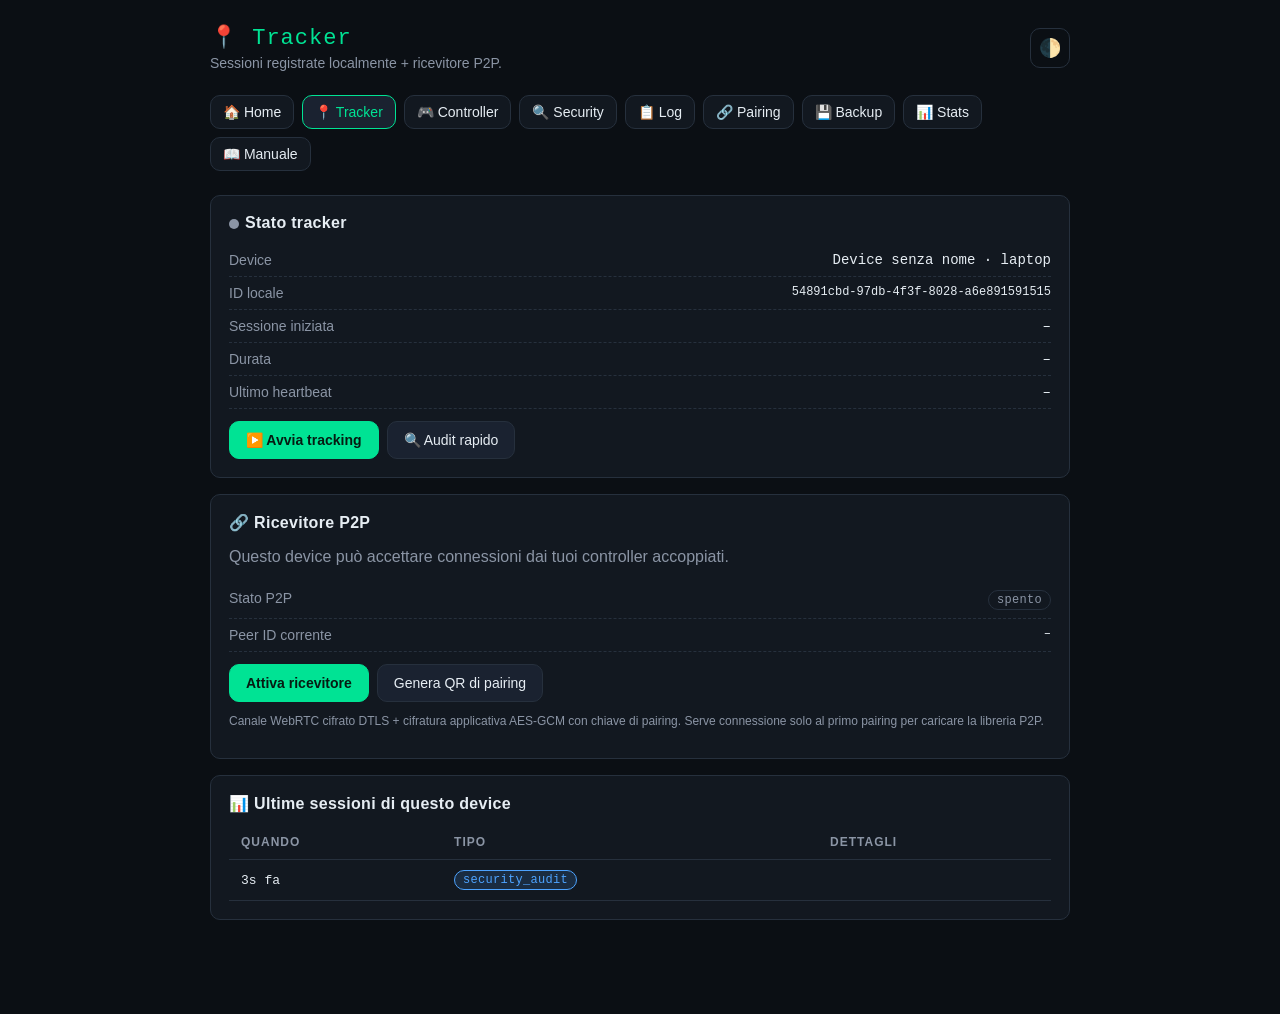
<file: tracker.html>
<!DOCTYPE html>
<html lang="it" data-theme="dark">
<head>
  <meta charset="UTF-8" />
  <meta name="viewport" content="width=device-width, initial-scale=1, viewport-fit=cover"/>
  <title>MyDeviceGuard – Tracker</title>
  <meta name="theme-color" content="#0b0f14" />
  <link rel="manifest" href="manifest.json" />
  <link rel="icon" href="icon/mydeviceguard-192.png" />
  <link rel="stylesheet" href="css/style.css" />
</head>
<body>
  <div class="wrap">
    <div class="header">
      <div>
        <div class="logo">📍 Tracker</div>
        <div class="sub">Sessioni registrate localmente + ricevitore P2P.</div>
      </div>
      <button class="icon-btn" onclick="MDG.toggleTheme()" title="Cambia tema">🌓</button>
    </div>

    <div class="nav">
      <a href="index.html">🏠 Home</a>
      <a href="tracker.html" class="active">📍 Tracker</a>
      <a href="controller.html">🎮 Controller</a>
      <a href="security.html">🔍 Security</a>
      <a href="logs.html">📋 Log</a>
      <a href="pairing.html">🔗 Pairing</a>
      <a href="backup.html">💾 Backup</a>
      <a href="stats.html">📊 Stats</a>
      <a href="help.html">📖 Manuale</a>
    </div>

    <div class="card">
      <h2><span id="statusDot" class="status-dot"></span>Stato tracker</h2>
      <div class="kv"><span class="k">Device</span><span class="v" id="kvName">–</span></div>
      <div class="kv"><span class="k">ID locale</span><span class="v mono small" id="kvId">–</span></div>
      <div class="kv"><span class="k">Sessione iniziata</span><span class="v" id="kvStart">–</span></div>
      <div class="kv"><span class="k">Durata</span><span class="v" id="kvDur">–</span></div>
      <div class="kv"><span class="k">Ultimo heartbeat</span><span class="v" id="kvHb">–</span></div>
      <div class="btn-row">
        <button class="btn primary" id="toggleBtn">▶️ Avvia tracking</button>
        <button class="btn" id="auditBtn">🔍 Audit rapido</button>
      </div>
    </div>

    <div class="card">
      <h2>🔗 Ricevitore P2P</h2>
      <p class="dim">Questo device può accettare connessioni dai tuoi controller accoppiati.</p>
      <div class="kv"><span class="k">Stato P2P</span><span class="v" id="p2pStatus"><span class="badge dim">spento</span></span></div>
      <div class="kv"><span class="k">Peer ID corrente</span><span class="v mono small" id="p2pId">–</span></div>
      <div class="btn-row">
        <button class="btn primary" id="p2pStartBtn">Attiva ricevitore</button>
        <a href="pairing.html" class="btn">Genera QR di pairing</a>
      </div>
      <p class="small dim" style="margin-top:12px">
        Canale WebRTC cifrato DTLS + cifratura applicativa AES-GCM con chiave di pairing.
        Serve connessione solo al primo pairing per caricare la libreria P2P.
      </p>
    </div>

    <div class="card">
      <h2>📊 Ultime sessioni di questo device</h2>
      <table>
        <thead><tr><th>Quando</th><th>Tipo</th><th>Dettagli</th></tr></thead>
        <tbody id="sessionList"><tr><td colspan="3" class="dim">Caricamento…</td></tr></tbody>
      </table>
    </div>
  </div>

  <script src="js/common.js"></script>
  <script src="js/db.js"></script>
  <script src="js/notifications.js"></script>
  <script src="js/security.js"></script>
  <script src="js/peer.js"></script>
  <script>
    const deviceId = MDG.getOrCreateDeviceId();
    const deviceName = MDG.getDeviceName() || 'Device senza nome';
    const deviceKind = MDG.getDeviceKind();

    document.getElementById('kvName').textContent = deviceName + ' · ' + deviceKind;
    document.getElementById('kvId').textContent = deviceId;

    // ---------- TRACKING ----------
    let tracking = false;
    let startTs = null;
    let hbInterval = null;
    const dot = document.getElementById('statusDot');
    const btn = document.getElementById('toggleBtn');

    function fmtDur(ms) {
      const s = Math.floor(ms/1000);
      const h = Math.floor(s/3600);
      const m = Math.floor((s%3600)/60);
      const sec = s%60;
      return `${h}h ${m}m ${sec}s`;
    }

    async function startTracking() {
      tracking = true;
      startTs = Date.now();
      dot.className = 'status-dot ok';
      btn.textContent = '⏹ Ferma tracking';
      document.getElementById('kvStart').textContent = MDG.fmtDate(startTs);
      await MDG.db.addEvent({
        type: 'session_start',
        deviceId, deviceName, deviceKind,
        userAgent: navigator.userAgent
      });
      MDG.security.startTypingWatcher();
      hbInterval = setInterval(async () => {
        document.getElementById('kvDur').textContent = fmtDur(Date.now() - startTs);
        document.getElementById('kvHb').textContent = MDG.fmtDate(Date.now());
        await MDG.db.addEvent({ type: 'heartbeat', deviceId, deviceName });
        loadSessions();
      }, 30000);
      document.getElementById('kvDur').textContent = fmtDur(0);
      document.getElementById('kvHb').textContent = MDG.fmtDate(Date.now());
      loadSessions();
      MDG.toast('Tracking avviato');
    }

    async function stopTracking() {
      tracking = false;
      dot.className = 'status-dot';
      btn.textContent = '▶️ Avvia tracking';
      clearInterval(hbInterval);
      await MDG.db.addEvent({
        type: 'session_end',
        deviceId, deviceName,
        durationMs: Date.now() - startTs
      });
      MDG.security.stopTypingWatcher();
      loadSessions();
      MDG.toast('Tracking fermato');
    }

    btn.onclick = () => tracking ? stopTracking() : startTracking();

    document.getElementById('auditBtn').onclick = async () => {
      const res = await MDG.security.runAudit();
      const warn = res.filter(r => r.status === 'warn' || r.status === 'danger');
      MDG.toast(`Audit: ${res.length} check, ${warn.length} avvisi`);
    };

    // ---------- LISTA SESSIONI ----------
    async function loadSessions() {
      const events = await MDG.db.getAllEvents({ limit: 20 });
      const mine = events.filter(e => e.deviceId === deviceId);
      const tbody = document.getElementById('sessionList');
      if (!mine.length) {
        tbody.innerHTML = '<tr><td colspan="3" class="dim">Nessuna sessione registrata.</td></tr>';
        return;
      }
      tbody.innerHTML = mine.map(e => `
        <tr>
          <td>${MDG.fmtRelative(e.ts)}</td>
          <td><span class="badge info">${e.type}</span></td>
          <td>${e.durationMs ? fmtDur(e.durationMs) : ''}</td>
        </tr>
      `).join('');
    }
    loadSessions();

    // ---------- P2P HOST ----------
    let host = null;
    const connections = new Set();

    document.getElementById('p2pStartBtn').onclick = async () => {
      const statusEl = document.getElementById('p2pStatus');
      const idEl = document.getElementById('p2pId');
      if (host) {
        host.close();
        host = null;
        statusEl.innerHTML = '<span class="badge dim">spento</span>';
        idEl.textContent = '–';
        return;
      }
      statusEl.innerHTML = '<span class="badge info">connessione…</span>';
      try {
        host = await MDG.peer.hostAsTracker({
          onStatus: s => {
            if (s.state === 'ready') {
              statusEl.innerHTML = '<span class="badge ok">in ascolto</span>';
              idEl.textContent = s.peerId;
              // la chiave NON viene mostrata qui; si usa il QR dal pairing.
            } else if (s.state === 'error') {
              statusEl.innerHTML = '<span class="badge danger">errore: '+s.error+'</span>';
            } else if (s.state === 'disconnected') {
              statusEl.innerHTML = '<span class="badge warn">disconnesso</span>';
            }
          },
          onIncoming: conn => {
            connections.add(conn);
            conn.onOpen = () => {
              MDG.toast('🔗 Controller connesso');
              MDG.db.addEvent({ type: 'controller_connected', deviceId, deviceName, peer: conn.peer });
            };
            conn.onMessage = async msg => {
              if (msg.cmd === 'get_status') {
                conn.send({
                  type: 'status',
                  deviceId, deviceName, deviceKind,
                  tracking, startTs,
                  ts: Date.now(),
                  userAgent: navigator.userAgent
                });
              } else if (msg.cmd === 'get_logs') {
                const events = await MDG.db.getAllEvents({ limit: 50 });
                const alerts = await MDG.db.getAllAlerts({ limit: 50 });
                conn.send({ type: 'logs', events: events.filter(e => e.deviceId === deviceId), alerts });
              } else if (msg.cmd === 'run_audit') {
                const r = await MDG.security.runAudit();
                conn.send({ type: 'audit', results: r });
              }
            };
            conn.onClose = () => {
              connections.delete(conn);
              MDG.toast('Controller disconnesso');
            };
          }
        });
      } catch (e) {
        statusEl.innerHTML = '<span class="badge danger">errore</span>';
        MDG.toast('Errore P2P: ' + (e.message || e));
      }
    };

    // Stop automatico se ricarico
    window.addEventListener('beforeunload', () => {
      if (tracking) stopTracking();
      if (host) host.close();
    });
  </script>
</body>
</html>
</file>
<file: css/style.css>
/* MyDeviceGuard – stile condiviso */
:root {
  --bg: #0b0f14;
  --panel: #121820;
  --panel-2: #1a2230;
  --text: #e6edf3;
  --text-dim: #8b95a5;
  --border: #26303d;
  --accent: #00e394;
  --accent-dim: #00b377;
  --warn: #ffb84d;
  --danger: #ff5566;
  --ok: #00e394;
  --info: #4da3ff;
  --radius: 10px;
  --mono: ui-monospace, SFMono-Regular, Menlo, Consolas, monospace;
  --sans: -apple-system, BlinkMacSystemFont, "Segoe UI", Roboto, sans-serif;
}

html[data-theme='light'] {
  --bg: #f4f6f9;
  --panel: #ffffff;
  --panel-2: #f0f3f7;
  --text: #0b0f14;
  --text-dim: #5a6676;
  --border: #d6dde5;
  --accent: #009966;
  --accent-dim: #007a52;
  --warn: #cc8400;
  --danger: #cc2233;
  --ok: #009966;
  --info: #1f6feb;
}

* { box-sizing: border-box; }

html, body {
  margin: 0;
  padding: 0;
  background: var(--bg);
  color: var(--text);
  font-family: var(--sans);
  min-height: 100vh;
  transition: background 0.25s ease, color 0.25s ease;
}

a { color: var(--accent); text-decoration: none; }
a:hover { color: var(--accent-dim); }

.wrap {
  max-width: 900px;
  margin: 0 auto;
  padding: 24px 20px 80px;
}

.header {
  display: flex;
  align-items: center;
  justify-content: space-between;
  margin-bottom: 24px;
  gap: 12px;
  flex-wrap: wrap;
}

.header h1 {
  margin: 0;
  font-size: 22px;
  letter-spacing: 0.2px;
}

.header .sub {
  color: var(--text-dim);
  font-size: 14px;
  margin-top: 4px;
}

.icon-btn {
  background: transparent;
  color: inherit;
  border: 1px solid var(--border);
  border-radius: var(--radius);
  width: 40px;
  height: 40px;
  font-size: 18px;
  cursor: pointer;
  transition: background 0.2s, border-color 0.2s;
}
.icon-btn:hover { background: var(--panel-2); border-color: var(--accent); }

.nav {
  display: flex;
  flex-wrap: wrap;
  gap: 8px;
  margin-bottom: 24px;
}

.nav a {
  display: inline-flex;
  align-items: center;
  gap: 6px;
  padding: 8px 12px;
  border: 1px solid var(--border);
  border-radius: var(--radius);
  background: var(--panel);
  color: var(--text);
  font-size: 14px;
  transition: background 0.2s, border-color 0.2s;
}
.nav a:hover, .nav a.active {
  background: var(--panel-2);
  border-color: var(--accent);
  color: var(--accent);
}

.card {
  background: var(--panel);
  border: 1px solid var(--border);
  border-radius: var(--radius);
  padding: 18px;
  margin-bottom: 16px;
}

.card h2 {
  margin: 0 0 12px;
  font-size: 16px;
  letter-spacing: 0.3px;
}

.card h3 {
  margin: 16px 0 8px;
  font-size: 14px;
  color: var(--text-dim);
  text-transform: uppercase;
  letter-spacing: 1px;
}

.grid {
  display: grid;
  grid-template-columns: repeat(auto-fit, minmax(220px, 1fr));
  gap: 12px;
}

.kv {
  display: flex;
  justify-content: space-between;
  gap: 10px;
  padding: 8px 0;
  border-bottom: 1px dashed var(--border);
  font-size: 14px;
}
.kv:last-child { border-bottom: none; }
.kv .k { color: var(--text-dim); }
.kv .v { font-family: var(--mono); text-align: right; word-break: break-word; }

.btn {
  display: inline-block;
  padding: 10px 16px;
  border: 1px solid var(--border);
  border-radius: var(--radius);
  background: var(--panel-2);
  color: var(--text);
  cursor: pointer;
  font-size: 14px;
  font-family: var(--sans);
  text-decoration: none;
  transition: all 0.2s;
}
.btn:hover { border-color: var(--accent); color: var(--accent); }
.btn.primary {
  background: var(--accent);
  border-color: var(--accent);
  color: #061b12;
  font-weight: 600;
}
.btn.primary:hover { background: var(--accent-dim); border-color: var(--accent-dim); color: #061b12; }
.btn.danger { border-color: var(--danger); color: var(--danger); }
.btn.danger:hover { background: var(--danger); color: #fff; }
.btn:disabled { opacity: 0.5; cursor: not-allowed; }

.btn-row { display: flex; gap: 8px; flex-wrap: wrap; margin-top: 12px; }

.badge {
  display: inline-block;
  padding: 2px 8px;
  border-radius: 999px;
  font-size: 12px;
  font-family: var(--mono);
  letter-spacing: 0.3px;
}
.badge.ok { background: rgba(0,227,148,0.15); color: var(--ok); border: 1px solid var(--ok); }
.badge.warn { background: rgba(255,184,77,0.15); color: var(--warn); border: 1px solid var(--warn); }
.badge.danger { background: rgba(255,85,102,0.15); color: var(--danger); border: 1px solid var(--danger); }
.badge.info { background: rgba(77,163,255,0.15); color: var(--info); border: 1px solid var(--info); }
.badge.dim { color: var(--text-dim); border: 1px solid var(--border); }

table {
  width: 100%;
  border-collapse: collapse;
  font-size: 14px;
}
th, td {
  text-align: left;
  padding: 10px 12px;
  border-bottom: 1px solid var(--border);
}
th { color: var(--text-dim); font-weight: 600; font-size: 12px; text-transform: uppercase; letter-spacing: 1px; }
td { font-family: var(--mono); font-size: 13px; }
tr:hover td { background: var(--panel-2); }

input[type="text"], input[type="search"], select {
  background: var(--panel-2);
  border: 1px solid var(--border);
  border-radius: var(--radius);
  padding: 10px 12px;
  color: var(--text);
  font-size: 14px;
  font-family: var(--sans);
  min-width: 200px;
}
input:focus, select:focus { outline: none; border-color: var(--accent); }

.status-dot {
  display: inline-block;
  width: 10px; height: 10px;
  border-radius: 50%;
  background: var(--text-dim);
  margin-right: 6px;
  vertical-align: middle;
}
.status-dot.ok { background: var(--ok); box-shadow: 0 0 8px var(--ok); }
.status-dot.warn { background: var(--warn); box-shadow: 0 0 8px var(--warn); }
.status-dot.danger { background: var(--danger); box-shadow: 0 0 8px var(--danger); }

.logo {
  font-family: var(--mono);
  font-size: 22px;
  letter-spacing: 1px;
  color: var(--accent);
}

.mono { font-family: var(--mono); }
.dim  { color: var(--text-dim); }
.small { font-size: 12px; }

.empty {
  text-align: center;
  padding: 40px 20px;
  color: var(--text-dim);
}

.toast {
  position: fixed;
  bottom: 20px;
  left: 50%;
  transform: translateX(-50%);
  background: var(--panel);
  border: 1px solid var(--accent);
  color: var(--text);
  padding: 10px 16px;
  border-radius: var(--radius);
  box-shadow: 0 4px 20px rgba(0,0,0,0.3);
  opacity: 0;
  pointer-events: none;
  transition: opacity 0.25s;
  z-index: 1000;
  font-size: 14px;
}
.toast.show { opacity: 1; }

/* QR container */
#qrContainer { display: flex; justify-content: center; padding: 20px; background: #fff; border-radius: var(--radius); }

/* Mobile */
@media (max-width: 600px) {
  .wrap { padding: 16px 14px 80px; }
  .header h1 { font-size: 18px; }
  .nav a { font-size: 13px; padding: 6px 10px; }
  input[type="text"], input[type="search"], select { min-width: 100%; }
}
</file>
